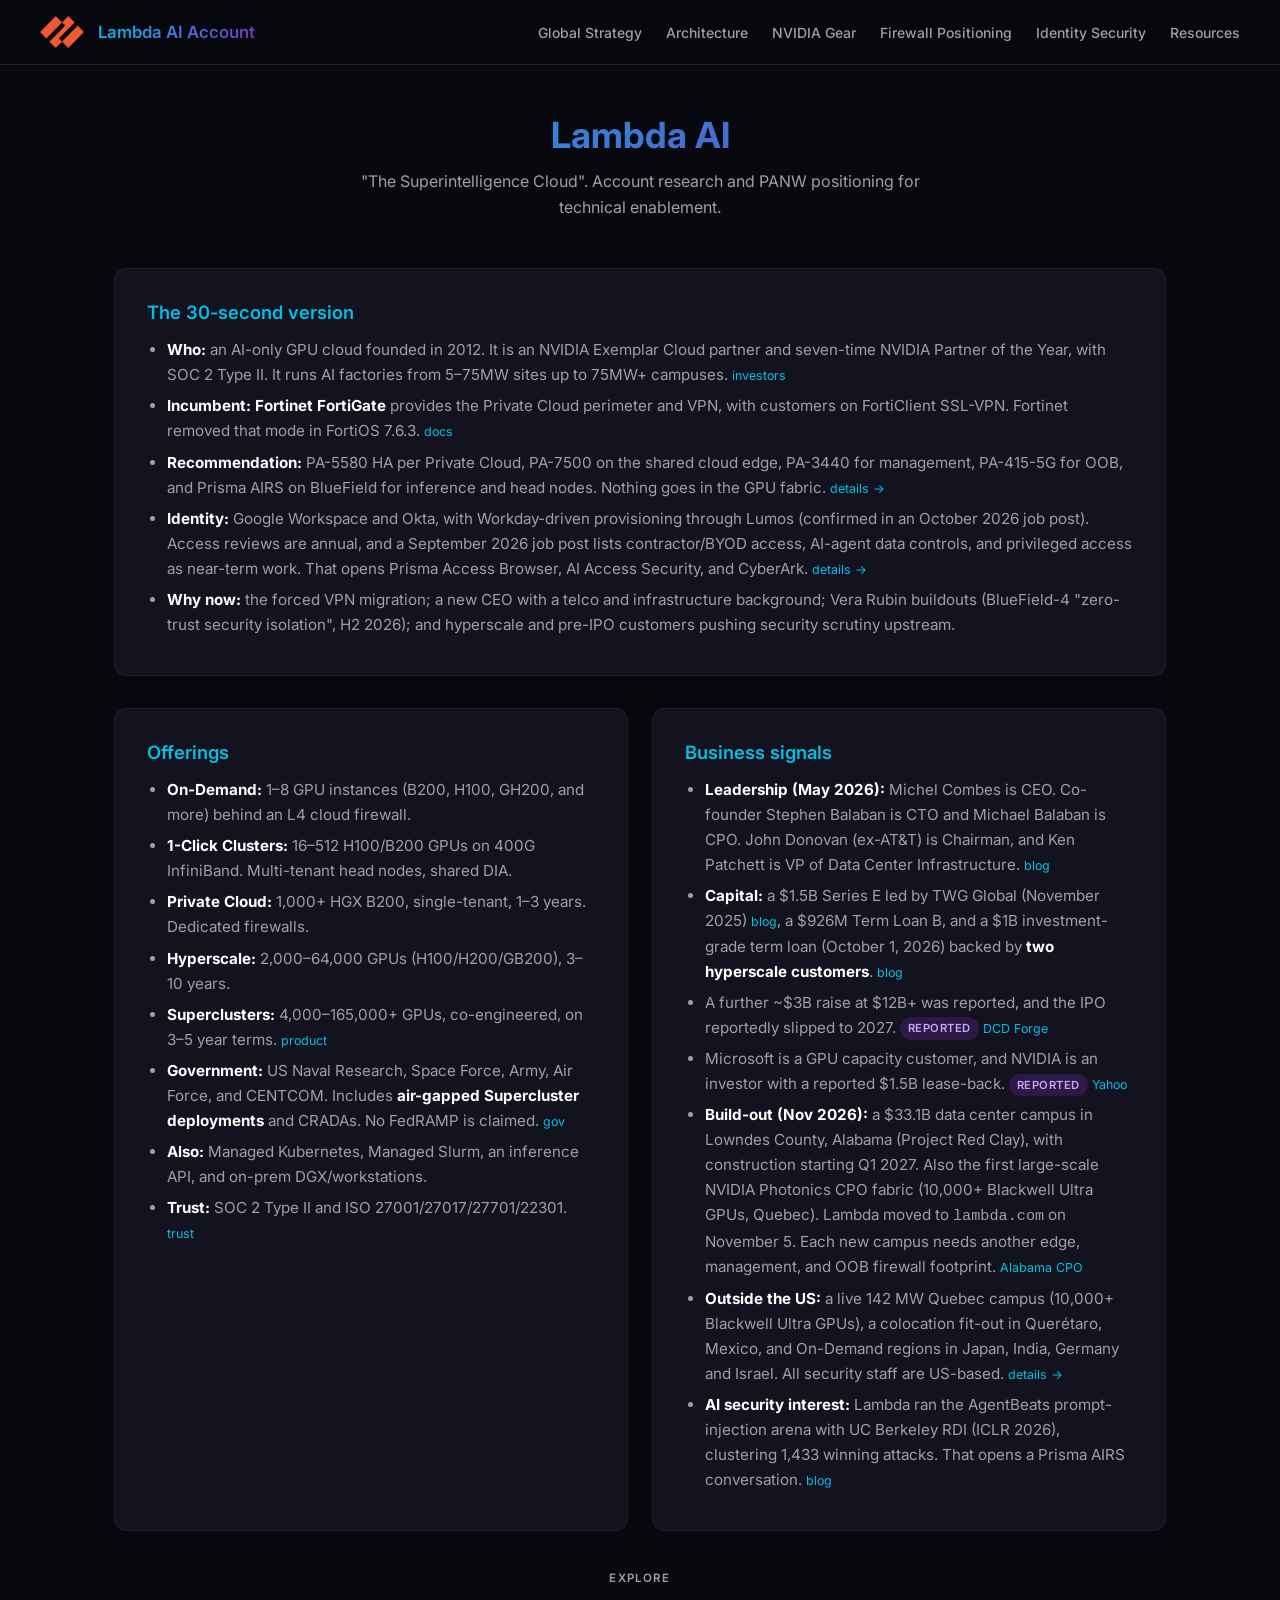
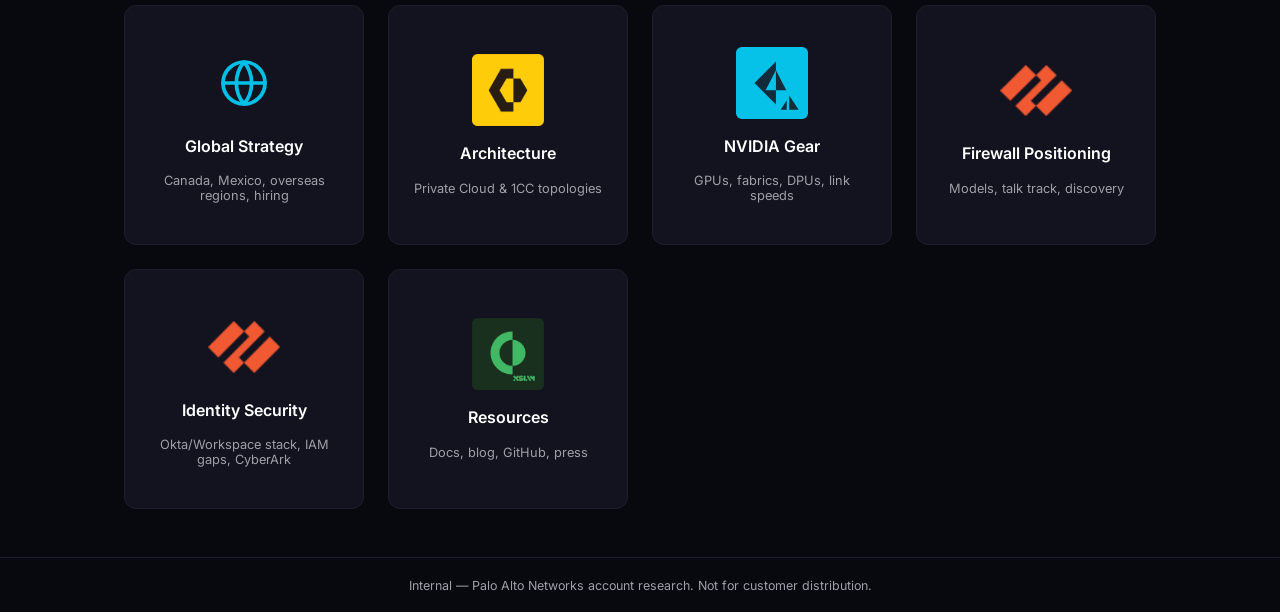
<file: site/index.html>
<!DOCTYPE html>
<html lang="en">
<head>
  <meta charset="UTF-8" />
  <meta name="viewport" content="width=device-width, initial-scale=1.0" />
  <title>Lambda AI Account — Home</title>
  <link rel="icon" type="image/png" href="assets/images/PAN-Color.png" />
  <link rel="stylesheet" href="assets/css/styles.css?v=2" />
</head>
<body>
  <nav>
    <img src="assets/images/PAN-Color.png" alt="Palo Alto Networks" class="logo" />
    <a class="site-title" href="index.html">Lambda AI Account</a>
    <div class="nav-links">
      <a href="global-strategy.html">Global Strategy</a>
      <a href="architecture.html">Architecture</a>
      <a href="nvidia-gear.html">NVIDIA Gear</a>
      <a href="positioning.html">Firewall Positioning</a>
      <a href="identity.html">Identity Security</a>
      <a href="resources.html">Resources</a>
    </div>
  </nav>

  <main>
    <div class="page-header">
      <h1>Lambda AI</h1>
      <p>"The Superintelligence Cloud". Account research and PANW positioning for technical enablement.</p>
    </div>

    <div class="card" style="margin-bottom:32px;">
      <p style="font-weight:600;font-size:1.15rem;margin-bottom:14px;color:var(--cyan);">The 30-second version</p>
      <div class="prose">
        <ul>
          <li><strong>Who:</strong> an AI-only GPU cloud founded in 2012. It is an NVIDIA Exemplar Cloud partner and seven-time NVIDIA Partner of the Year, with SOC 2 Type II. It runs AI factories from 5&ndash;75MW sites up to 75MW+ campuses. <a class="src" href="https://lambda.ai/investors" target="_blank" rel="noopener">investors</a></li>
          <li><strong>Incumbent:</strong> <strong>Fortinet FortiGate</strong> provides the Private Cloud perimeter and VPN, with customers on FortiClient SSL-VPN. Fortinet removed that mode in FortiOS 7.6.3. <a class="src" href="https://docs.lambda.ai/private-cloud/accessing-private-cloud/" target="_blank" rel="noopener">docs</a></li>
          <li><strong>Recommendation:</strong> PA-5580 HA per Private Cloud, PA-7500 on the shared cloud edge, PA-3440 for management, PA-415-5G for OOB, and Prisma AIRS on BlueField for inference and head nodes. Nothing goes in the GPU fabric. <a href="positioning.html" class="src">details &rarr;</a></li>
          <li><strong>Identity:</strong> Google Workspace and Okta, with Workday-driven provisioning through Lumos (confirmed in an October 2026 job post). Access reviews are annual, and a September 2026 job post lists contractor/BYOD access, AI-agent data controls, and privileged access as near-term work. That opens Prisma Access Browser, AI Access Security, and CyberArk. <a href="identity.html" class="src">details &rarr;</a></li>
          <li><strong>Why now:</strong> the forced VPN migration; a new CEO with a telco and infrastructure background; Vera Rubin buildouts (BlueField-4 "zero-trust security isolation", H2 2026); and hyperscale and pre-IPO customers pushing security scrutiny upstream.</li>
        </ul>
      </div>
    </div>

    <div class="two-col" style="margin-bottom:40px;">
      <div class="card">
        <h2>Offerings</h2>
        <div class="prose">
          <ul>
            <li><strong>On-Demand:</strong> 1&ndash;8 GPU instances (B200, H100, GH200, and more) behind an L4 cloud firewall.</li>
            <li><strong>1-Click Clusters:</strong> 16&ndash;512 H100/B200 GPUs on 400G InfiniBand. Multi-tenant head nodes, shared DIA.</li>
            <li><strong>Private Cloud:</strong> 1,000+ HGX B200, single-tenant, 1&ndash;3 years. Dedicated firewalls.</li>
            <li><strong>Hyperscale:</strong> 2,000&ndash;64,000 GPUs (H100/H200/GB200), 3&ndash;10 years.</li>
            <li><strong>Superclusters:</strong> 4,000&ndash;165,000+ GPUs, co-engineered, on 3&ndash;5 year terms. <a class="src" href="https://lambda.ai/superclusters" target="_blank" rel="noopener">product</a></li>
            <li><strong>Government:</strong> US Naval Research, Space Force, Army, Air Force, and CENTCOM. Includes <strong>air-gapped Supercluster deployments</strong> and CRADAs. No FedRAMP is claimed. <a class="src" href="https://lambda.ai/government" target="_blank" rel="noopener">gov</a></li>
            <li><strong>Also:</strong> Managed Kubernetes, Managed Slurm, an inference API, and on-prem DGX/workstations.</li>
            <li><strong>Trust:</strong> SOC 2 Type II and ISO 27001/27017/27701/22301. <a class="src" href="https://lambda.ai/trust" target="_blank" rel="noopener">trust</a></li>
          </ul>
        </div>
      </div>
      <div class="card">
        <h2>Business signals</h2>
        <div class="prose">
          <ul>
            <li><strong>Leadership (May 2026):</strong> Michel Combes is CEO. Co-founder Stephen Balaban is CTO and Michael Balaban is CPO. John Donovan (ex-AT&amp;T) is Chairman, and Ken Patchett is VP of Data Center Infrastructure. <a class="src" href="https://lambda.ai/blog/lambda-assembles-leadership-team-to-power-gigawatt-scale-ai-infrastructure" target="_blank" rel="noopener">blog</a></li>
            <li><strong>Capital:</strong> a $1.5B Series E led by TWG Global (November 2025) <a class="src" href="https://lambda.ai/blog/lambda-raises-over-1.5b-from-twg-global-usit-to-build-superintelligence-cloud-infrastructure" target="_blank" rel="noopener">blog</a>, a $926M Term Loan B, and a $1B investment-grade term loan (October 1, 2026) backed by <strong>two hyperscale customers</strong>. <a class="src" href="https://lambda.ai/blog/lambda-closes-1-billion-senior-secured-fixed-rate-financing" target="_blank" rel="noopener">blog</a></li>
            <li>A further ~$3B raise at $12B+ was reported, and the IPO reportedly slipped to 2027. <span class="tag tag-reported">Reported</span> <a class="src" href="https://www.datacenterdynamics.com/en/news/ai-cloud-lambda-seeks-3bn-funding-round-ahead-of-ipo-plans-report/" target="_blank" rel="noopener">DCD</a> <a class="src" href="https://forgeglobal.com/insights/lambda-upcoming-ipo-news/" target="_blank" rel="noopener">Forge</a></li>
            <li>Microsoft is a GPU capacity customer, and NVIDIA is an investor with a reported $1.5B lease-back. <span class="tag tag-reported">Reported</span> <a class="src" href="https://finance.yahoo.com/news/microsoft-nvidia-anchor-lambdas-ai-181306538.html" target="_blank" rel="noopener">Yahoo</a></li>
            <li><strong>Build-out (Nov 2026):</strong> a $33.1B data center campus in Lowndes County, Alabama (Project Red Clay), with construction starting Q1 2027. Also the first large-scale NVIDIA Photonics CPO fabric (10,000+ Blackwell Ultra GPUs, Quebec). Lambda moved to <code>lambda.com</code> on November 5. Each new campus needs another edge, management, and OOB firewall footprint. <a class="src" href="https://lambda.com/blog/lambda-to-invest-33-billion-in-alabama-with-new-data-center" target="_blank" rel="noopener">Alabama</a> <a class="src" href="https://lambda.com/blog/worlds-first-large-scale-deployment-of-nvidia-photonics-switches-with-cpo" target="_blank" rel="noopener">CPO</a></li>
            <li><strong>Outside the US:</strong> a live 142 MW Quebec campus (10,000+ Blackwell Ultra GPUs), a colocation fit-out in Querétaro, Mexico, and On-Demand regions in Japan, India, Germany and Israel. All security staff are US-based. <a href="global-strategy.html" class="src">details &rarr;</a></li>
            <li><strong>AI security interest:</strong> Lambda ran the AgentBeats prompt-injection arena with UC Berkeley RDI (ICLR 2026), clustering 1,433 winning attacks. That opens a Prisma AIRS conversation. <a class="src" href="https://lambda.ai/blog/prompt-injection-doesnt-care-what-your-agent-does-for-a-living" target="_blank" rel="noopener">blog</a></li>
          </ul>
        </div>
      </div>
    </div>

    <p class="section-label">Explore</p>
    <div class="menu-grid">
      <a href="global-strategy.html" class="menu-card">
        <div class="card-icon" style="background:none;width:72px;height:72px;">
          <svg viewBox="0 0 24 24" width="56" height="56" fill="none" stroke="var(--cyan)" stroke-width="1.6" stroke-linecap="round" stroke-linejoin="round" aria-hidden="true"><circle cx="12" cy="12" r="9"/><path d="M3 12h18"/><path d="M12 3a14 14 0 0 1 0 18a14 14 0 0 1 0-18z"/></svg>
        </div>
        <span class="card-label">Global Strategy</span>
        <span class="card-sub">Canada, Mexico, overseas regions, hiring</span>
      </a>

      <a href="architecture.html" class="menu-card">
        <div class="card-icon" style="background:none;width:72px;height:72px;">
          <img src="assets/images/Strata-Hybrid-dark.png" alt="Strata" style="width:100%;height:100%;object-fit:contain;" />
        </div>
        <span class="card-label">Architecture</span>
        <span class="card-sub">Private Cloud &amp; 1CC topologies</span>
      </a>

      <a href="nvidia-gear.html" class="menu-card">
        <div class="card-icon" style="background:none;width:72px;height:72px;">
          <img src="assets/images/Prisma-AIRS-Hybrid-dark.svg" alt="Prisma AIRS" style="width:100%;height:100%;object-fit:contain;" />
        </div>
        <span class="card-label">NVIDIA Gear</span>
        <span class="card-sub">GPUs, fabrics, DPUs, link speeds</span>
      </a>

      <a href="positioning.html" class="menu-card">
        <div class="card-icon" style="background:none;width:72px;height:72px;">
          <img src="assets/images/PAN-Color.png" alt="Palo Alto Networks" style="width:100%;height:100%;object-fit:contain;" />
        </div>
        <span class="card-label">Firewall Positioning</span>
        <span class="card-sub">Models, talk track, discovery</span>
      </a>

      <a href="identity.html" class="menu-card">
        <div class="card-icon" style="background:none;width:72px;height:72px;">
          <img src="assets/images/PAN-Color.png" alt="Palo Alto Networks" style="width:100%;height:100%;object-fit:contain;" />
        </div>
        <span class="card-label">Identity Security</span>
        <span class="card-sub">Okta/Workspace stack, IAM gaps, CyberArk</span>
      </a>

      <a href="resources.html" class="menu-card">
        <div class="card-icon" style="background:none;width:72px;height:72px;">
          <img src="assets/images/Cortex-XSIAM-Hybrid.png" alt="Cortex XSIAM" style="width:100%;height:100%;object-fit:contain;" />
        </div>
        <span class="card-label">Resources</span>
        <span class="card-sub">Docs, blog, GitHub, press</span>
      </a>
    </div>
  </main>

  <footer>
    Internal — Palo Alto Networks account research. Not for customer distribution.
  </footer>
</body>
</html>
</file>
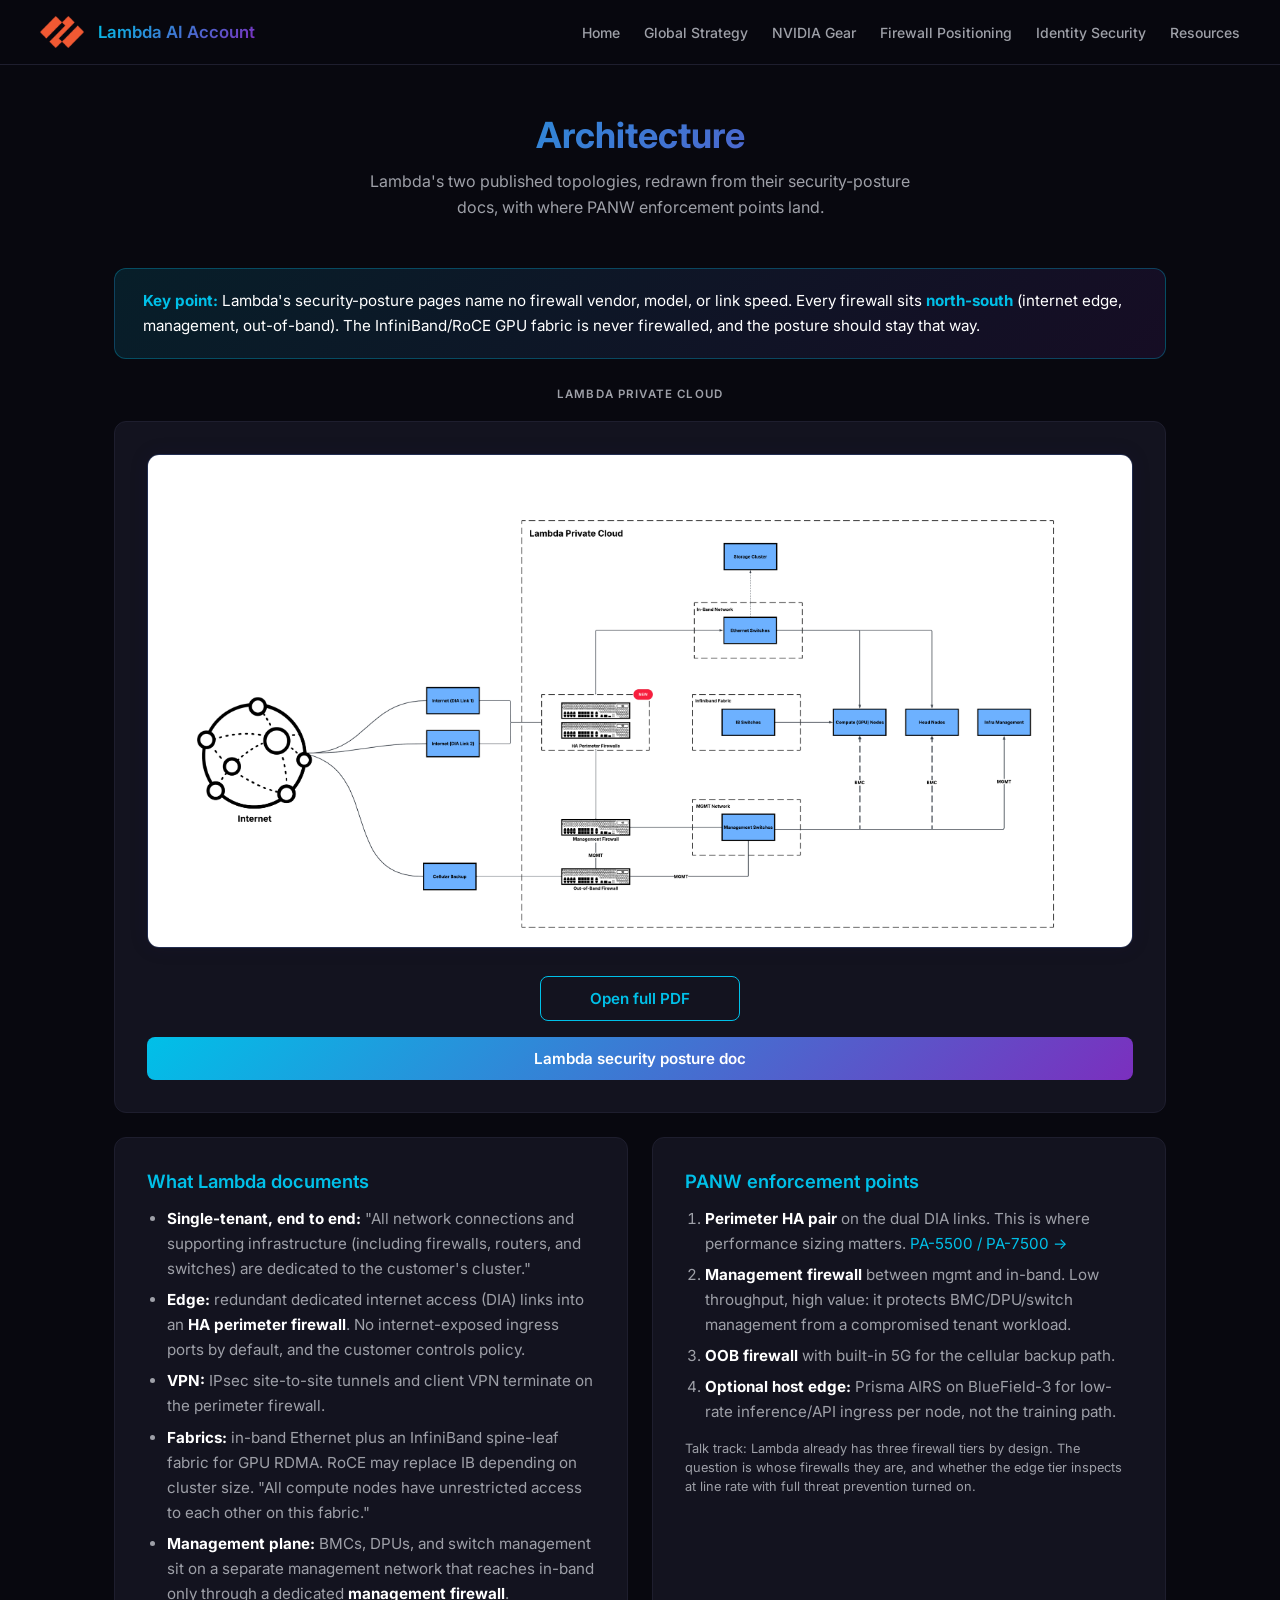
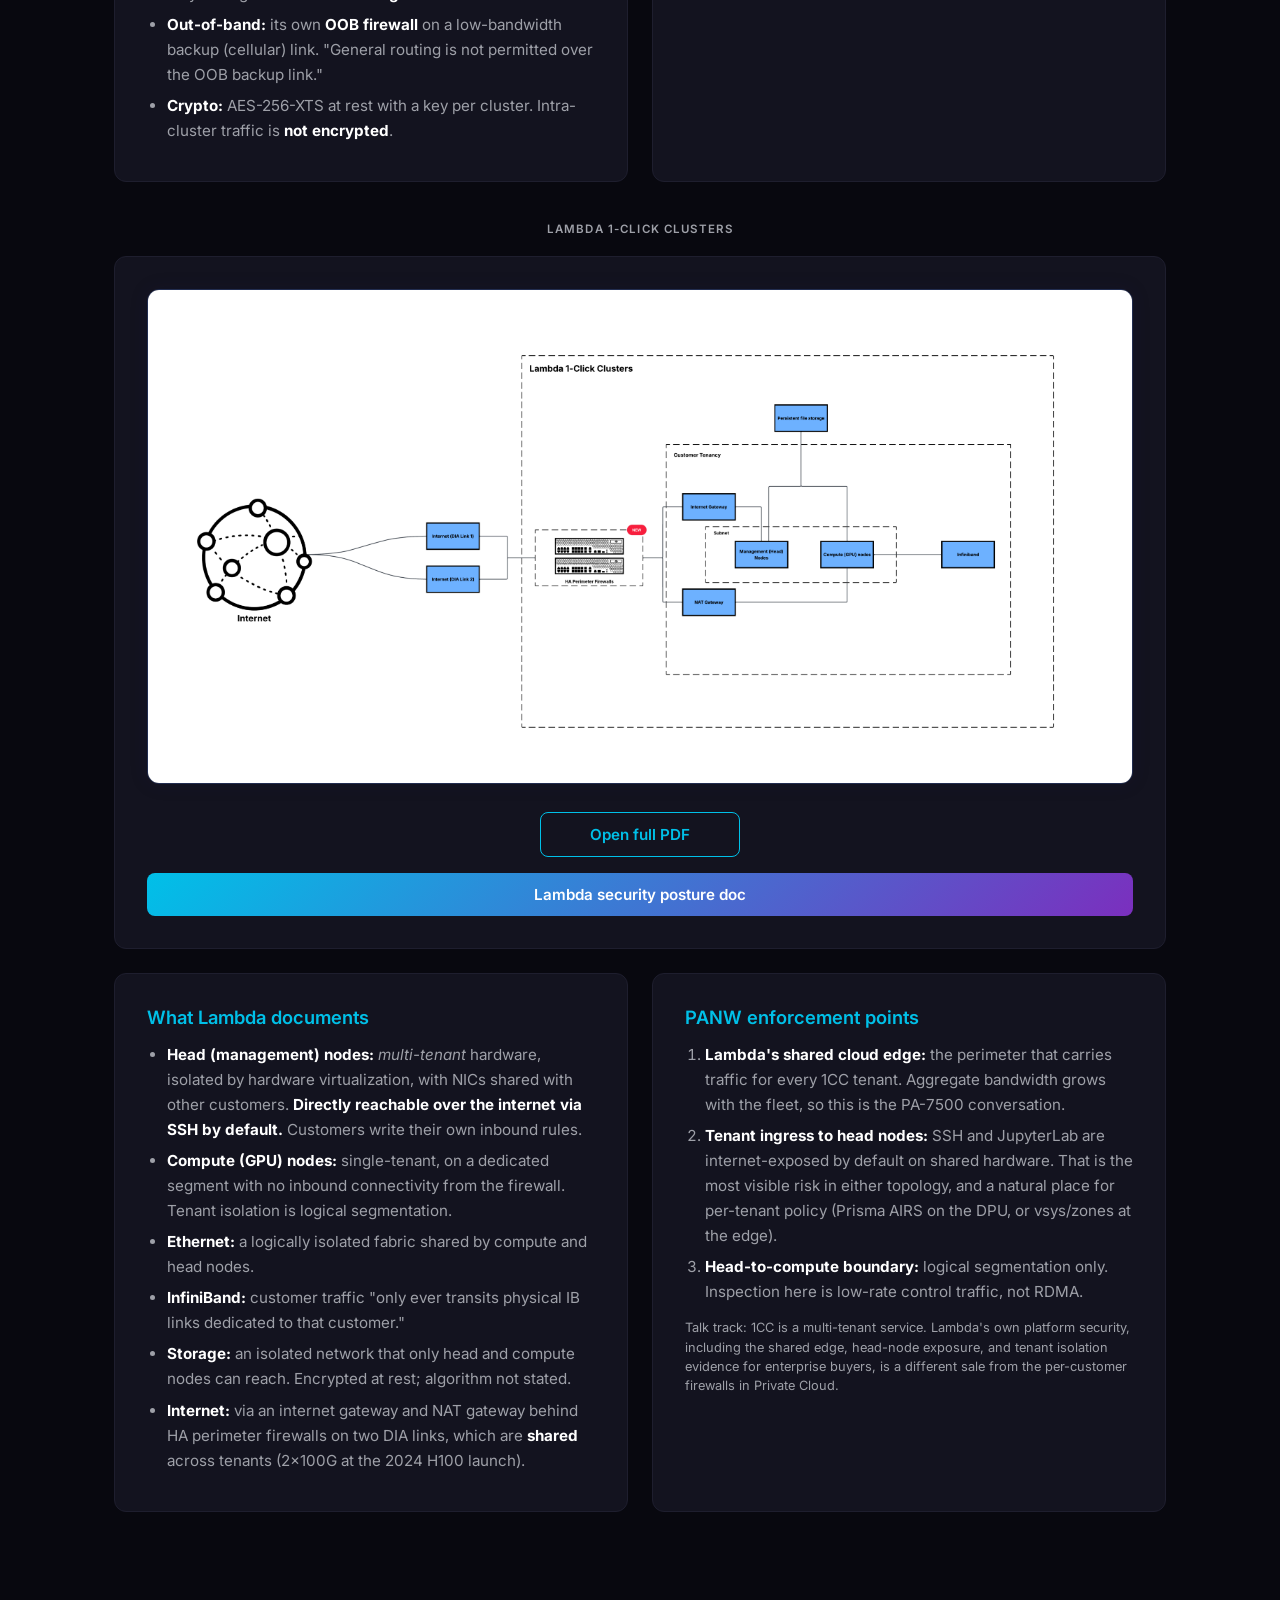
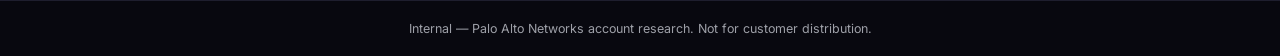
<file: site/architecture.html>
<!DOCTYPE html>
<html lang="en">
<head>
  <meta charset="UTF-8" />
  <meta name="viewport" content="width=device-width, initial-scale=1.0" />
  <title>Lambda AI Account — Architecture</title>
  <link rel="icon" type="image/png" href="assets/images/PAN-Color.png" />
  <link rel="stylesheet" href="assets/css/styles.css?v=2" />
</head>
<body>
  <nav>
    <img src="assets/images/PAN-Color.png" alt="Palo Alto Networks" class="logo" />
    <a class="site-title" href="index.html">Lambda AI Account</a>
    <div class="nav-links">
      <a href="index.html">Home</a>
      <a href="global-strategy.html">Global Strategy</a>
      <a href="nvidia-gear.html">NVIDIA Gear</a>
      <a href="positioning.html">Firewall Positioning</a>
      <a href="identity.html">Identity Security</a>
      <a href="resources.html">Resources</a>
    </div>
  </nav>

  <main>
    <div class="page-header">
      <h1>Architecture</h1>
      <p>Lambda's two published topologies, redrawn from their security-posture docs, with where PANW enforcement points land.</p>
    </div>

    <div class="banner">
      <strong>Key point:</strong> Lambda's security-posture pages name no firewall vendor, model, or link speed. Every firewall sits <strong>north-south</strong> (internet edge, management, out-of-band). The InfiniBand/RoCE GPU fabric is never firewalled, and the posture should stay that way.
    </div>

    <p class="section-label">Lambda Private Cloud</p>
    <div class="stack">
      <div class="card" style="text-align:center;">
        <a href="assets/diagrams/private-cloud.pdf" target="_blank" class="graphic-link diagram-wide">
          <img src="assets/diagrams/private-cloud-1.png" alt="Lambda Private Cloud topology diagram" style="aspect-ratio:5625/2813;" />
        </a>
        <div class="cta-row" style="margin-top:0;">
          <a href="assets/diagrams/private-cloud.pdf" target="_blank" class="btn btn-outline">Open full PDF</a>
          <a href="https://docs.lambda.ai/private-cloud/security-posture/" target="_blank" rel="noopener" class="btn btn-primary">Lambda security posture doc</a>
        </div>
      </div>

      <div class="two-col">
        <div class="card">
          <h2>What Lambda documents</h2>
          <div class="prose">
            <ul>
              <li><strong>Single-tenant, end to end:</strong> "All network connections and supporting infrastructure (including firewalls, routers, and switches) are dedicated to the customer's cluster."</li>
              <li><strong>Edge:</strong> redundant dedicated internet access (DIA) links into an <strong>HA perimeter firewall</strong>. No internet-exposed ingress ports by default, and the customer controls policy.</li>
              <li><strong>VPN:</strong> IPsec site-to-site tunnels and client VPN terminate on the perimeter firewall.</li>
              <li><strong>Fabrics:</strong> in-band Ethernet plus an InfiniBand spine-leaf fabric for GPU RDMA. RoCE may replace IB depending on cluster size. "All compute nodes have unrestricted access to each other on this fabric."</li>
              <li><strong>Management plane:</strong> BMCs, DPUs, and switch management sit on a separate management network that reaches in-band only through a dedicated <strong>management firewall</strong>.</li>
              <li><strong>Out-of-band:</strong> its own <strong>OOB firewall</strong> on a low-bandwidth backup (cellular) link. "General routing is not permitted over the OOB backup link."</li>
              <li><strong>Crypto:</strong> AES-256-XTS at rest with a key per cluster. Intra-cluster traffic is <strong>not encrypted</strong>.</li>
            </ul>
          </div>
        </div>
        <div class="card">
          <h2>PANW enforcement points</h2>
          <div class="prose">
            <ol>
              <li><strong>Perimeter HA pair</strong> on the dual DIA links. This is where performance sizing matters. <a href="positioning.html">PA-5500 / PA-7500 &rarr;</a></li>
              <li><strong>Management firewall</strong> between mgmt and in-band. Low throughput, high value: it protects BMC/DPU/switch management from a compromised tenant workload.</li>
              <li><strong>OOB firewall</strong> with built-in 5G for the cellular backup path.</li>
              <li><strong>Optional host edge:</strong> Prisma AIRS on BlueField-3 for low-rate inference/API ingress per node, not the training path.</li>
            </ol>
            <p class="note">Talk track: Lambda already has three firewall tiers by design. The question is whose firewalls they are, and whether the edge tier inspects at line rate with full threat prevention turned on.</p>
          </div>
        </div>
      </div>
    </div>

    <p class="section-label">Lambda 1-Click Clusters</p>
    <div class="stack">
      <div class="card" style="text-align:center;">
        <a href="assets/diagrams/1cc.pdf" target="_blank" class="graphic-link diagram-wide">
          <img src="assets/diagrams/1cc-1.png" alt="Lambda 1-Click Clusters topology diagram" style="aspect-ratio:5625/2813;" />
        </a>
        <div class="cta-row" style="margin-top:0;">
          <a href="assets/diagrams/1cc.pdf" target="_blank" class="btn btn-outline">Open full PDF</a>
          <a href="https://docs.lambda.ai/public-cloud/1-click-clusters/security-posture/" target="_blank" rel="noopener" class="btn btn-primary">Lambda security posture doc</a>
        </div>
      </div>

      <div class="two-col">
        <div class="card">
          <h2>What Lambda documents</h2>
          <div class="prose">
            <ul>
              <li><strong>Head (management) nodes:</strong> <em>multi-tenant</em> hardware, isolated by hardware virtualization, with NICs shared with other customers. <strong>Directly reachable over the internet via SSH by default.</strong> Customers write their own inbound rules.</li>
              <li><strong>Compute (GPU) nodes:</strong> single-tenant, on a dedicated segment with no inbound connectivity from the firewall. Tenant isolation is logical segmentation.</li>
              <li><strong>Ethernet:</strong> a logically isolated fabric shared by compute and head nodes.</li>
              <li><strong>InfiniBand:</strong> customer traffic "only ever transits physical IB links dedicated to that customer."</li>
              <li><strong>Storage:</strong> an isolated network that only head and compute nodes can reach. Encrypted at rest; algorithm not stated.</li>
              <li><strong>Internet:</strong> via an internet gateway and NAT gateway behind HA perimeter firewalls on two DIA links, which are <strong>shared</strong> across tenants (2&times;100G at the 2024 H100 launch).</li>
            </ul>
          </div>
        </div>
        <div class="card">
          <h2>PANW enforcement points</h2>
          <div class="prose">
            <ol>
              <li><strong>Lambda's shared cloud edge:</strong> the perimeter that carries traffic for every 1CC tenant. Aggregate bandwidth grows with the fleet, so this is the PA-7500 conversation.</li>
              <li><strong>Tenant ingress to head nodes:</strong> SSH and JupyterLab are internet-exposed by default on shared hardware. That is the most visible risk in either topology, and a natural place for per-tenant policy (Prisma AIRS on the DPU, or vsys/zones at the edge).</li>
              <li><strong>Head-to-compute boundary:</strong> logical segmentation only. Inspection here is low-rate control traffic, not RDMA.</li>
            </ol>
            <p class="note">Talk track: 1CC is a multi-tenant service. Lambda's own platform security, including the shared edge, head-node exposure, and tenant isolation evidence for enterprise buyers, is a different sale from the per-customer firewalls in Private Cloud.</p>
          </div>
        </div>
      </div>
    </div>
  </main>

  <footer>
    Internal — Palo Alto Networks account research. Not for customer distribution.
  </footer>
</body>
</html>
</file>
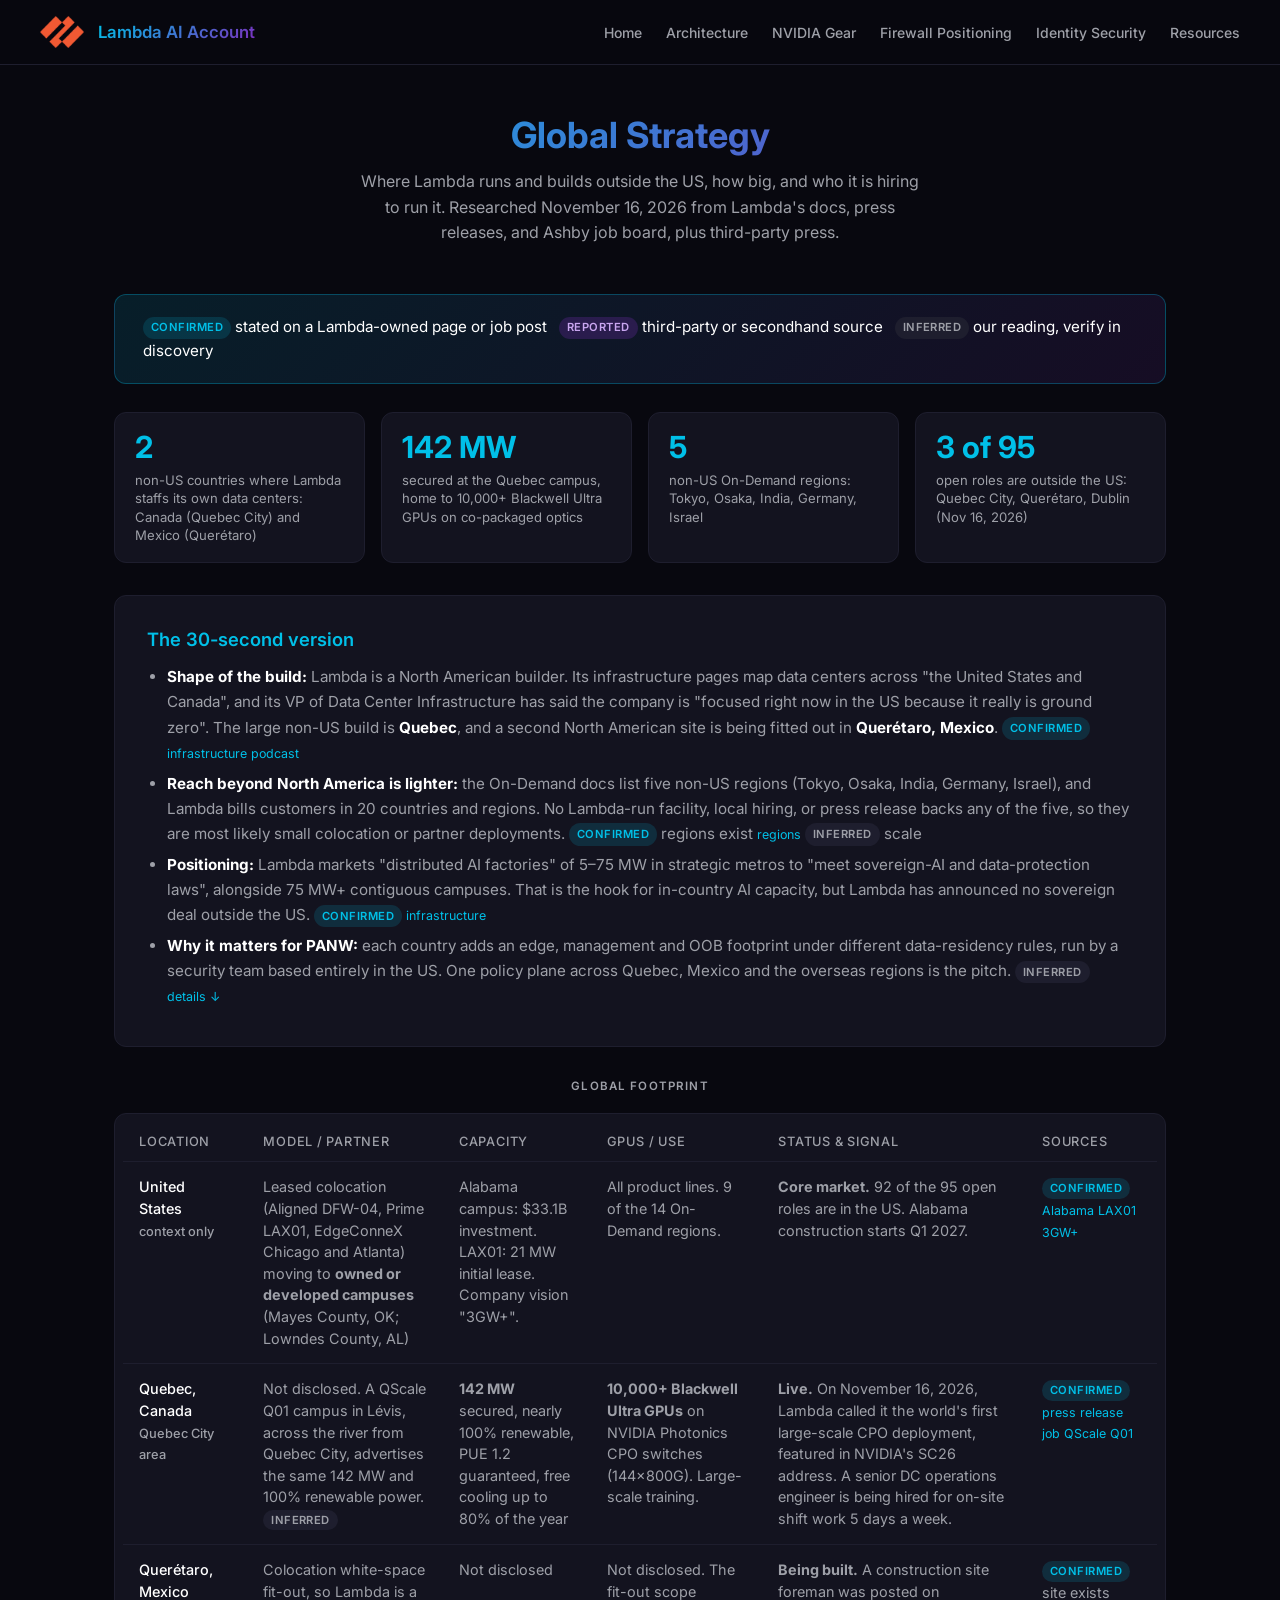
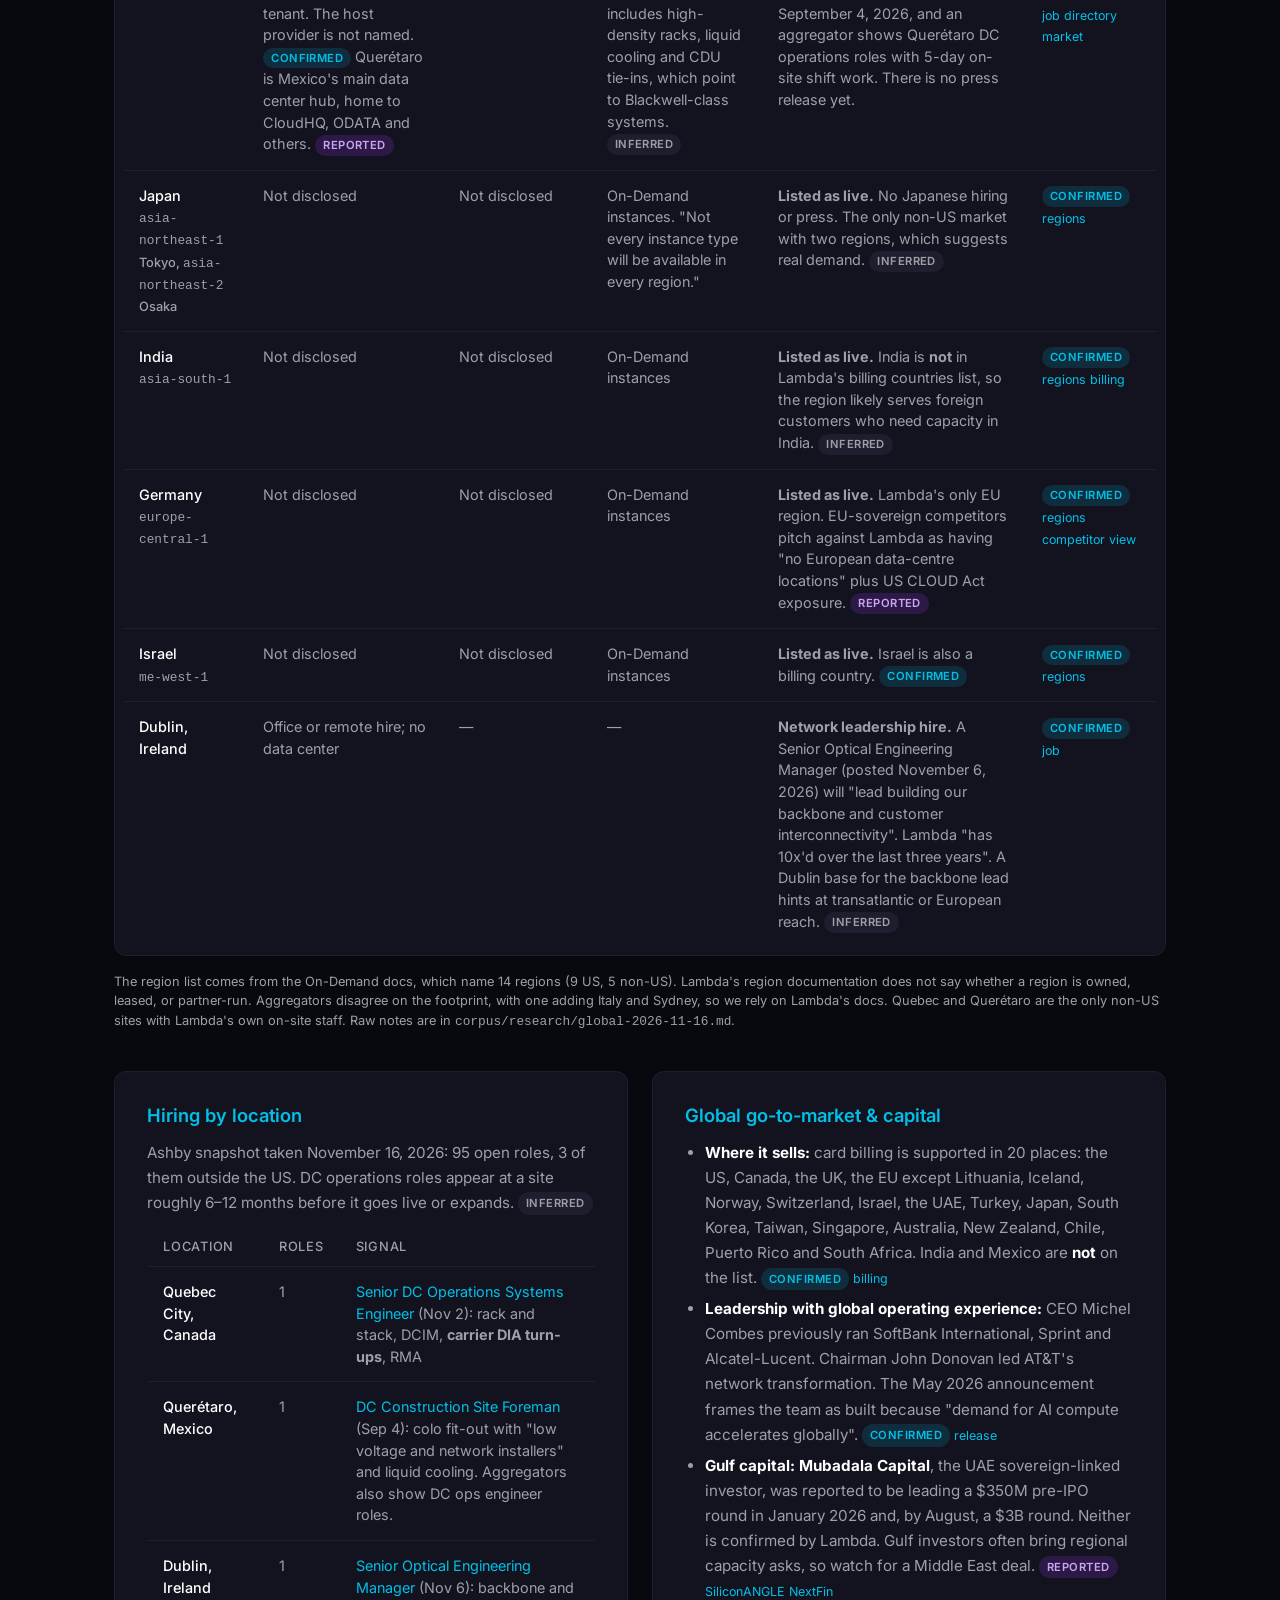
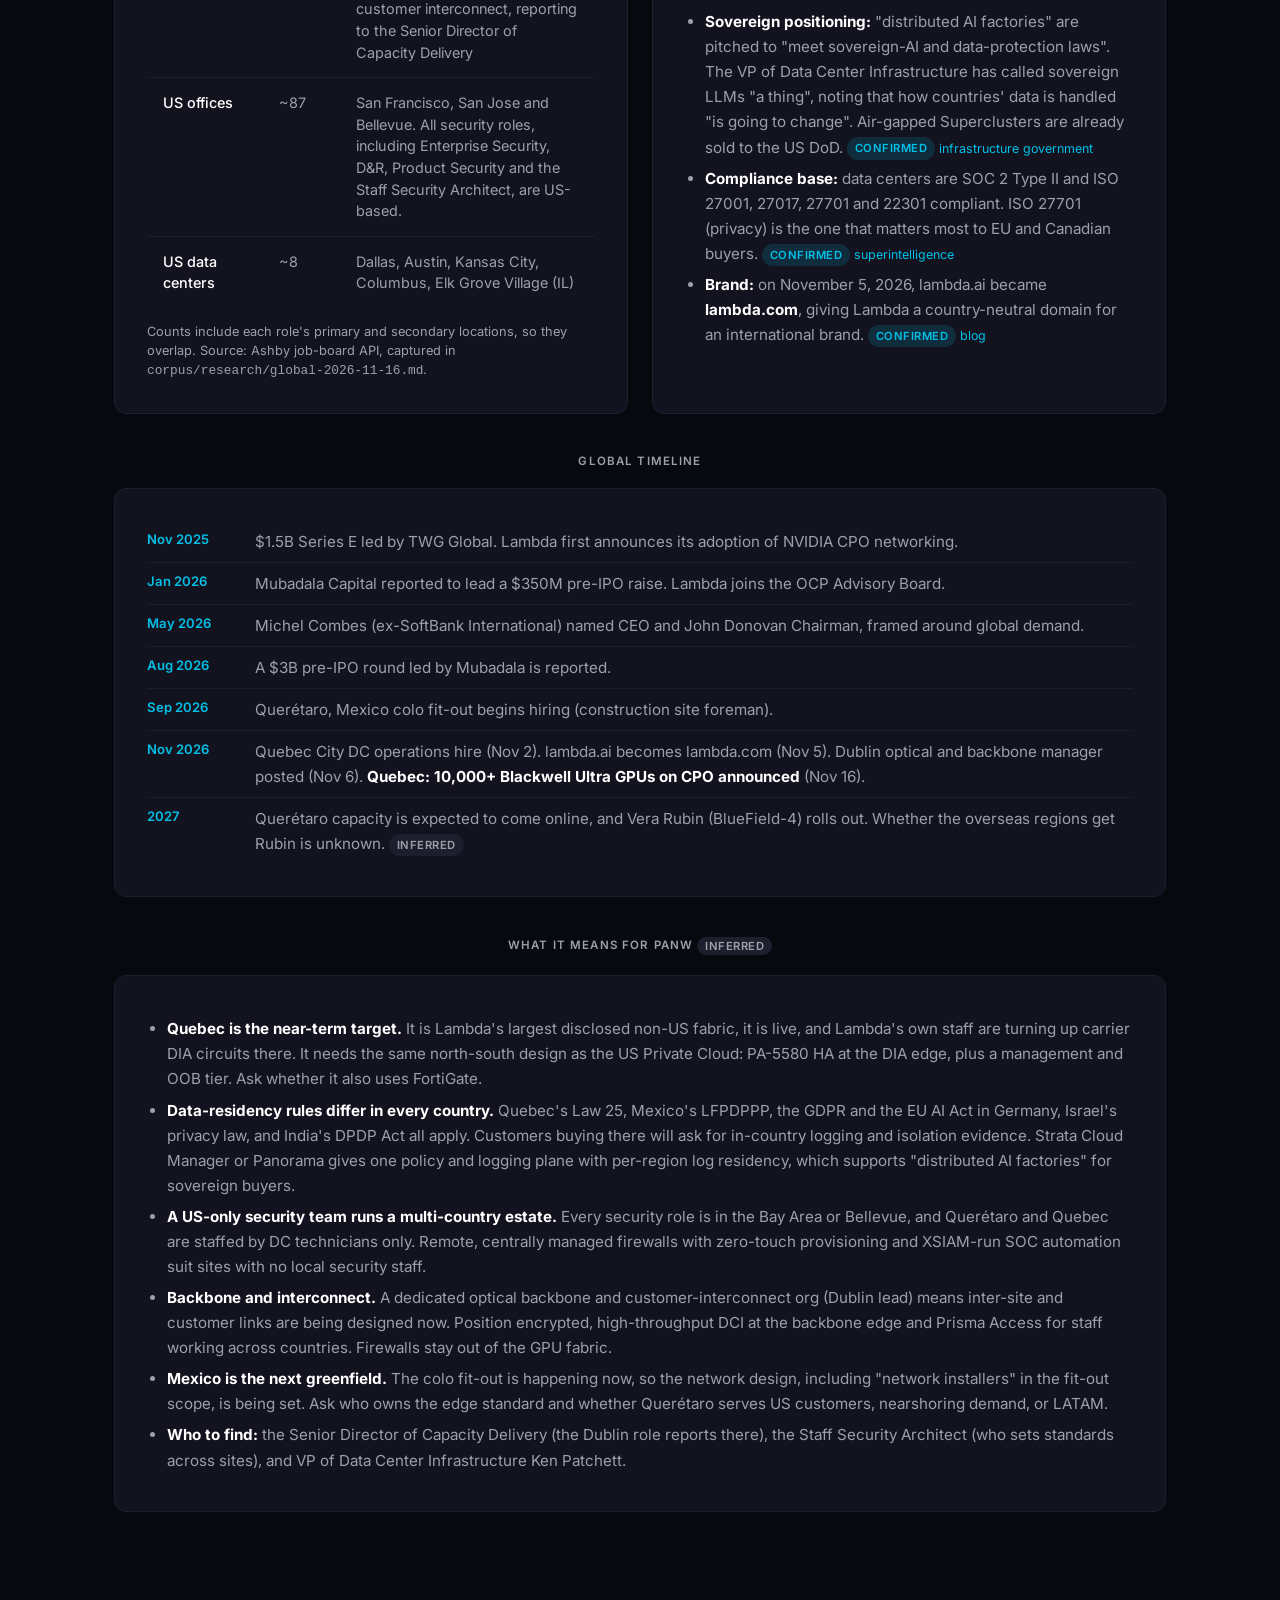
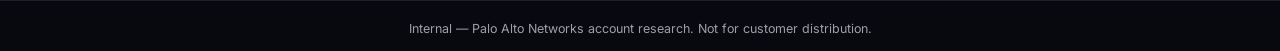
<file: site/global-strategy.html>
<!DOCTYPE html>
<html lang="en">
<head>
  <meta charset="UTF-8" />
  <meta name="viewport" content="width=device-width, initial-scale=1.0" />
  <title>Lambda AI Account — Global Strategy</title>
  <link rel="icon" type="image/png" href="assets/images/PAN-Color.png" />
  <link rel="stylesheet" href="assets/css/styles.css?v=2" />
</head>
<body>
  <nav>
    <img src="assets/images/PAN-Color.png" alt="Palo Alto Networks" class="logo" />
    <a class="site-title" href="index.html">Lambda AI Account</a>
    <div class="nav-links">
      <a href="index.html">Home</a>
      <a href="architecture.html">Architecture</a>
      <a href="nvidia-gear.html">NVIDIA Gear</a>
      <a href="positioning.html">Firewall Positioning</a>
      <a href="identity.html">Identity Security</a>
      <a href="resources.html">Resources</a>
    </div>
  </nav>

  <main>
    <div class="page-header">
      <h1>Global Strategy</h1>
      <p>Where Lambda runs and builds outside the US, how big, and who it is hiring to run it. Researched November 16, 2026 from Lambda's docs, press releases, and Ashby job board, plus third-party press.</p>
    </div>

    <div class="banner">
      <span class="tag tag-confirmed">Confirmed</span> stated on a Lambda-owned page or job post &nbsp;
      <span class="tag tag-reported">Reported</span> third-party or secondhand source &nbsp;
      <span class="tag tag-inferred">Inferred</span> our reading, verify in discovery
    </div>

    <div class="stat-row">
      <div class="stat"><div class="num">2</div><div class="lbl">non-US countries where Lambda staffs its own data centers: Canada (Quebec City) and Mexico (Querétaro)</div></div>
      <div class="stat"><div class="num">142 MW</div><div class="lbl">secured at the Quebec campus, home to 10,000+ Blackwell Ultra GPUs on co-packaged optics</div></div>
      <div class="stat"><div class="num">5</div><div class="lbl">non-US On-Demand regions: Tokyo, Osaka, India, Germany, Israel</div></div>
      <div class="stat"><div class="num">3 of 95</div><div class="lbl">open roles are outside the US: Quebec City, Querétaro, Dublin (Nov 16, 2026)</div></div>
    </div>

    <div class="card" style="margin-bottom:32px;">
      <p style="font-weight:600;font-size:1.15rem;margin-bottom:14px;color:var(--cyan);">The 30-second version</p>
      <div class="prose">
        <ul>
          <li><strong>Shape of the build:</strong> Lambda is a North American builder. Its infrastructure pages map data centers across "the United States and Canada", and its VP of Data Center Infrastructure has said the company is "focused right now in the US because it really is ground zero". The large non-US build is <strong>Quebec</strong>, and a second North American site is being fitted out in <strong>Querétaro, Mexico</strong>. <span class="tag tag-confirmed">Confirmed</span> <a class="src" href="https://lambda.ai/ai-infrastructure" target="_blank" rel="noopener">infrastructure</a> <a class="src" href="https://lambda.ai/blog/building-the-aggregated-edge-for-sovereign-ai" target="_blank" rel="noopener">podcast</a></li>
          <li><strong>Reach beyond North America is lighter:</strong> the On-Demand docs list five non-US regions (Tokyo, Osaka, India, Germany, Israel), and Lambda bills customers in 20 countries and regions. No Lambda-run facility, local hiring, or press release backs any of the five, so they are most likely small colocation or partner deployments. <span class="tag tag-confirmed">Confirmed</span> regions exist <a class="src" href="https://docs.lambda.ai/public-cloud/on-demand/" target="_blank" rel="noopener">regions</a> <span class="tag tag-inferred">Inferred</span> scale</li>
          <li><strong>Positioning:</strong> Lambda markets "distributed AI factories" of 5&ndash;75 MW in strategic metros to "meet sovereign-AI and data-protection laws", alongside 75 MW+ contiguous campuses. That is the hook for in-country AI capacity, but Lambda has announced no sovereign deal outside the US. <span class="tag tag-confirmed">Confirmed</span> <a class="src" href="https://lambda.ai/ai-infrastructure" target="_blank" rel="noopener">infrastructure</a></li>
          <li><strong>Why it matters for PANW:</strong> each country adds an edge, management and OOB footprint under different data-residency rules, run by a security team based entirely in the US. One policy plane across Quebec, Mexico and the overseas regions is the pitch. <span class="tag tag-inferred">Inferred</span> <a href="#panw" class="src">details &darr;</a></li>
        </ul>
      </div>
    </div>

    <p class="section-label">Global footprint</p>
    <div class="card table-wrap" style="padding:8px 8px;margin-bottom:16px;">
      <table class="scoreboard-table">
        <thead>
          <tr><th>Location</th><th>Model / partner</th><th>Capacity</th><th>GPUs / use</th><th>Status &amp; signal</th><th>Sources</th></tr>
        </thead>
        <tbody>
          <tr>
            <td>United States<br /><span class="note">context only</span></td>
            <td>Leased colocation (Aligned DFW-04, Prime LAX01, EdgeConneX Chicago and Atlanta) moving to <strong>owned or developed campuses</strong> (Mayes County, OK; Lowndes County, AL)</td>
            <td>Alabama campus: $33.1B investment. LAX01: 21 MW initial lease. Company vision "3GW+".</td>
            <td>All product lines. 9 of the 14 On-Demand regions.</td>
            <td><strong>Core market.</strong> 92 of the 95 open roles are in the US. Alabama construction starts Q1 2027.</td>
            <td><span class="tag tag-confirmed">Confirmed</span><br /><a class="src" href="https://lambda.com/blog/lambda-to-invest-33-billion-in-alabama-with-new-data-center" target="_blank" rel="noopener">Alabama</a> <a class="src" href="https://lambda.ai/blog/prime-data-centers-and-lambda-partner-to-power-the-next-era-of-superintelligence-with-ai-optimized-infrastructure-in-southern-california" target="_blank" rel="noopener">LAX01</a> <a class="src" href="https://lambda.ai/superintelligence" target="_blank" rel="noopener">3GW+</a></td>
          </tr>
          <tr>
            <td>Quebec, Canada<br /><span class="note">Quebec City area</span></td>
            <td>Not disclosed. A QScale Q01 campus in Lévis, across the river from Quebec City, advertises the same 142 MW and 100% renewable power. <span class="tag tag-inferred">Inferred</span></td>
            <td><strong>142 MW</strong> secured, nearly 100% renewable, PUE 1.2 guaranteed, free cooling up to 80% of the year</td>
            <td><strong>10,000+ Blackwell Ultra GPUs</strong> on NVIDIA Photonics CPO switches (144&times;800G). Large-scale training.</td>
            <td><strong>Live.</strong> On November 16, 2026, Lambda called it the world's first large-scale CPO deployment, featured in NVIDIA's SC26 address. A senior DC operations engineer is being hired for on-site shift work 5 days a week.</td>
            <td><span class="tag tag-confirmed">Confirmed</span><br /><a class="src" href="https://lambda.com/blog/worlds-first-large-scale-deployment-of-nvidia-photonics-switches-with-cpo" target="_blank" rel="noopener">press release</a> <a class="src" href="https://jobs.ashbyhq.com/Lambda/7c1d9573-d7ac-4b4e-abad-df4b5c61fa65" target="_blank" rel="noopener">job</a> <a class="src" href="https://www.qscale.com/q01-campus" target="_blank" rel="noopener">QScale Q01</a></td>
          </tr>
          <tr>
            <td>Querétaro, Mexico</td>
            <td>Colocation white-space fit-out, so Lambda is a tenant. The host provider is not named. <span class="tag tag-confirmed">Confirmed</span> Querétaro is Mexico's main data center hub, home to CloudHQ, ODATA and others. <span class="tag tag-reported">Reported</span></td>
            <td>Not disclosed</td>
            <td>Not disclosed. The fit-out scope includes high-density racks, liquid cooling and CDU tie-ins, which point to Blackwell-class systems. <span class="tag tag-inferred">Inferred</span></td>
            <td><strong>Being built.</strong> A construction site foreman was posted on September 4, 2026, and an aggregator shows Querétaro DC operations roles with 5-day on-site shift work. There is no press release yet.</td>
            <td><span class="tag tag-confirmed">Confirmed</span> site exists<br /><a class="src" href="https://jobs.ashbyhq.com/Lambda/50148338-7b5c-4d70-b559-39439772f36b" target="_blank" rel="noopener">job</a> <a class="src" href="https://www.datacenters.com/lambda-inc-queretaro" target="_blank" rel="noopener">directory</a> <a class="src" href="https://www.latintimes.com/mexicos-data-center-boom-how-queretaro-became-latin-americas-digital-heartland-599851" target="_blank" rel="noopener">market</a></td>
          </tr>
          <tr>
            <td>Japan<br /><span class="note"><code>asia-northeast-1</code> Tokyo, <code>asia-northeast-2</code> Osaka</span></td>
            <td>Not disclosed</td>
            <td>Not disclosed</td>
            <td>On-Demand instances. "Not every instance type will be available in every region."</td>
            <td><strong>Listed as live.</strong> No Japanese hiring or press. The only non-US market with two regions, which suggests real demand. <span class="tag tag-inferred">Inferred</span></td>
            <td><span class="tag tag-confirmed">Confirmed</span><br /><a class="src" href="https://docs.lambda.ai/public-cloud/on-demand/" target="_blank" rel="noopener">regions</a></td>
          </tr>
          <tr>
            <td>India<br /><span class="note"><code>asia-south-1</code></span></td>
            <td>Not disclosed</td>
            <td>Not disclosed</td>
            <td>On-Demand instances</td>
            <td><strong>Listed as live.</strong> India is <strong>not</strong> in Lambda's billing countries list, so the region likely serves foreign customers who need capacity in India. <span class="tag tag-inferred">Inferred</span></td>
            <td><span class="tag tag-confirmed">Confirmed</span><br /><a class="src" href="https://docs.lambda.ai/public-cloud/on-demand/" target="_blank" rel="noopener">regions</a> <a class="src" href="https://docs.lambda.ai/public-cloud/manage-billing/" target="_blank" rel="noopener">billing</a></td>
          </tr>
          <tr>
            <td>Germany<br /><span class="note"><code>europe-central-1</code></span></td>
            <td>Not disclosed</td>
            <td>Not disclosed</td>
            <td>On-Demand instances</td>
            <td><strong>Listed as live.</strong> Lambda's only EU region. EU-sovereign competitors pitch against Lambda as having "no European data-centre locations" plus US CLOUD Act exposure. <span class="tag tag-reported">Reported</span></td>
            <td><span class="tag tag-confirmed">Confirmed</span><br /><a class="src" href="https://docs.lambda.ai/public-cloud/on-demand/" target="_blank" rel="noopener">regions</a> <a class="src" href="https://www.spheron.network/blog/gpu-cloud-providers-europe-2026/" target="_blank" rel="noopener">competitor view</a></td>
          </tr>
          <tr>
            <td>Israel<br /><span class="note"><code>me-west-1</code></span></td>
            <td>Not disclosed</td>
            <td>Not disclosed</td>
            <td>On-Demand instances</td>
            <td><strong>Listed as live.</strong> Israel is also a billing country. <span class="tag tag-confirmed">Confirmed</span></td>
            <td><span class="tag tag-confirmed">Confirmed</span><br /><a class="src" href="https://docs.lambda.ai/public-cloud/on-demand/" target="_blank" rel="noopener">regions</a></td>
          </tr>
          <tr>
            <td>Dublin, Ireland</td>
            <td>Office or remote hire; no data center</td>
            <td>&mdash;</td>
            <td>&mdash;</td>
            <td><strong>Network leadership hire.</strong> A Senior Optical Engineering Manager (posted November 6, 2026) will "lead building our backbone and customer interconnectivity". Lambda "has 10x'd over the last three years". A Dublin base for the backbone lead hints at transatlantic or European reach. <span class="tag tag-inferred">Inferred</span></td>
            <td><span class="tag tag-confirmed">Confirmed</span><br /><a class="src" href="https://jobs.ashbyhq.com/Lambda/13f69cd9-50c6-4a02-bb96-82d898b3235f" target="_blank" rel="noopener">job</a></td>
          </tr>
        </tbody>
      </table>
    </div>
    <p class="note" style="margin-bottom:40px;">The region list comes from the On-Demand docs, which name 14 regions (9 US, 5 non-US). Lambda's region documentation does not say whether a region is owned, leased, or partner-run. Aggregators disagree on the footprint, with one adding Italy and Sydney, so we rely on Lambda's docs. Quebec and Querétaro are the only non-US sites with Lambda's own on-site staff. Raw notes are in <code>corpus/research/global-2026-11-16.md</code>.</p>

    <div class="two-col" style="margin-bottom:40px;">
      <div class="card">
        <h2>Hiring by location</h2>
        <div class="prose">
          <p>Ashby snapshot taken November 16, 2026: 95 open roles, 3 of them outside the US. DC operations roles appear at a site roughly 6&ndash;12 months before it goes live or expands. <span class="tag tag-inferred">Inferred</span></p>
        </div>
        <div class="table-wrap" style="margin-top:12px;">
          <table class="scoreboard-table" style="min-width:0;">
            <thead><tr><th>Location</th><th>Roles</th><th>Signal</th></tr></thead>
            <tbody>
              <tr><td>Quebec City, Canada</td><td>1</td><td><a href="https://jobs.ashbyhq.com/Lambda/7c1d9573-d7ac-4b4e-abad-df4b5c61fa65" target="_blank" rel="noopener">Senior DC Operations Systems Engineer</a> (Nov 2): rack and stack, DCIM, <strong>carrier DIA turn-ups</strong>, RMA</td></tr>
              <tr><td>Querétaro, Mexico</td><td>1</td><td><a href="https://jobs.ashbyhq.com/Lambda/50148338-7b5c-4d70-b559-39439772f36b" target="_blank" rel="noopener">DC Construction Site Foreman</a> (Sep 4): colo fit-out with "low voltage and network installers" and liquid cooling. Aggregators also show DC ops engineer roles.</td></tr>
              <tr><td>Dublin, Ireland</td><td>1</td><td><a href="https://jobs.ashbyhq.com/Lambda/13f69cd9-50c6-4a02-bb96-82d898b3235f" target="_blank" rel="noopener">Senior Optical Engineering Manager</a> (Nov 6): backbone and customer interconnect, reporting to the Senior Director of Capacity Delivery</td></tr>
              <tr><td>US offices</td><td>~87</td><td>San Francisco, San Jose and Bellevue. All security roles, including Enterprise Security, D&amp;R, Product Security and the Staff Security Architect, are US-based.</td></tr>
              <tr><td>US data centers</td><td>~8</td><td>Dallas, Austin, Kansas City, Columbus, Elk Grove Village (IL)</td></tr>
            </tbody>
          </table>
        </div>
        <p class="note">Counts include each role's primary and secondary locations, so they overlap. Source: Ashby job-board API, captured in <code>corpus/research/global-2026-11-16.md</code>.</p>
      </div>
      <div class="card">
        <h2>Global go-to-market &amp; capital</h2>
        <div class="prose">
          <ul>
            <li><strong>Where it sells:</strong> card billing is supported in 20 places: the US, Canada, the UK, the EU except Lithuania, Iceland, Norway, Switzerland, Israel, the UAE, Turkey, Japan, South Korea, Taiwan, Singapore, Australia, New Zealand, Chile, Puerto Rico and South Africa. India and Mexico are <strong>not</strong> on the list. <span class="tag tag-confirmed">Confirmed</span> <a class="src" href="https://docs.lambda.ai/public-cloud/manage-billing/" target="_blank" rel="noopener">billing</a></li>
            <li><strong>Leadership with global operating experience:</strong> CEO Michel Combes previously ran SoftBank International, Sprint and Alcatel-Lucent. Chairman John Donovan led AT&amp;T's network transformation. The May 2026 announcement frames the team as built because "demand for AI compute accelerates globally". <span class="tag tag-confirmed">Confirmed</span> <a class="src" href="https://lambda.ai/blog/lambda-assembles-leadership-team-to-power-gigawatt-scale-ai-infrastructure" target="_blank" rel="noopener">release</a></li>
            <li><strong>Gulf capital:</strong> <strong>Mubadala Capital</strong>, the UAE sovereign-linked investor, was reported to be leading a $350M pre-IPO round in January 2026 and, by August, a $3B round. Neither is confirmed by Lambda. Gulf investors often bring regional capacity asks, so watch for a Middle East deal. <span class="tag tag-reported">Reported</span> <a class="src" href="https://siliconangle.com/2026/01/09/ai-cloud-provider-lambda-reportedly-raising-350m-round/" target="_blank" rel="noopener">SiliconANGLE</a> <a class="src" href="https://www.nextfin.ai/en/news/lambda-in-talks-for-3-billion-pre-ipo-round-cef5ee25d0" target="_blank" rel="noopener">NextFin</a></li>
            <li><strong>Sovereign positioning:</strong> "distributed AI factories" are pitched to "meet sovereign-AI and data-protection laws". The VP of Data Center Infrastructure has called sovereign LLMs "a thing", noting that how countries' data is handled "is going to change". Air-gapped Superclusters are already sold to the US DoD. <span class="tag tag-confirmed">Confirmed</span> <a class="src" href="https://lambda.ai/ai-infrastructure" target="_blank" rel="noopener">infrastructure</a> <a class="src" href="https://lambda.ai/government" target="_blank" rel="noopener">government</a></li>
            <li><strong>Compliance base:</strong> data centers are SOC 2 Type II and ISO 27001, 27017, 27701 and 22301 compliant. ISO 27701 (privacy) is the one that matters most to EU and Canadian buyers. <span class="tag tag-confirmed">Confirmed</span> <a class="src" href="https://lambda.ai/superintelligence" target="_blank" rel="noopener">superintelligence</a></li>
            <li><strong>Brand:</strong> on November 5, 2026, lambda.ai became <strong>lambda.com</strong>, giving Lambda a country-neutral domain for an international brand. <span class="tag tag-confirmed">Confirmed</span> <a class="src" href="https://lambda.com/blog/lambda-ai-is-now-lambda-com" target="_blank" rel="noopener">blog</a></li>
          </ul>
        </div>
      </div>
    </div>

    <p class="section-label">Global timeline</p>
    <div class="card" style="margin-bottom:40px;">
      <ul class="prose timeline">
        <li><span class="when">Nov 2025</span><span>$1.5B Series E led by TWG Global. Lambda first announces its adoption of NVIDIA CPO networking.</span></li>
        <li><span class="when">Jan 2026</span><span>Mubadala Capital reported to lead a $350M pre-IPO raise. Lambda joins the OCP Advisory Board.</span></li>
        <li><span class="when">May 2026</span><span>Michel Combes (ex-SoftBank International) named CEO and John Donovan Chairman, framed around global demand.</span></li>
        <li><span class="when">Aug 2026</span><span>A $3B pre-IPO round led by Mubadala is reported.</span></li>
        <li><span class="when">Sep 2026</span><span>Querétaro, Mexico colo fit-out begins hiring (construction site foreman).</span></li>
        <li><span class="when">Nov 2026</span><span>Quebec City DC operations hire (Nov 2). lambda.ai becomes lambda.com (Nov 5). Dublin optical and backbone manager posted (Nov 6). <strong>Quebec: 10,000+ Blackwell Ultra GPUs on CPO announced</strong> (Nov 16).</span></li>
        <li><span class="when">2027</span><span>Querétaro capacity is expected to come online, and Vera Rubin (BlueField-4) rolls out. Whether the overseas regions get Rubin is unknown. <span class="tag tag-inferred">Inferred</span></span></li>
      </ul>
    </div>

    <p class="section-label" id="panw">What it means for PANW <span class="tag tag-inferred">Inferred</span></p>
    <div class="card" style="margin-bottom:40px;">
      <div class="prose">
        <ul>
          <li><strong>Quebec is the near-term target.</strong> It is Lambda's largest disclosed non-US fabric, it is live, and Lambda's own staff are turning up carrier DIA circuits there. It needs the same north-south design as the US Private Cloud: PA-5580 HA at the DIA edge, plus a management and OOB tier. Ask whether it also uses FortiGate.</li>
          <li><strong>Data-residency rules differ in every country.</strong> Quebec's Law 25, Mexico's LFPDPPP, the GDPR and the EU AI Act in Germany, Israel's privacy law, and India's DPDP Act all apply. Customers buying there will ask for in-country logging and isolation evidence. Strata Cloud Manager or Panorama gives one policy and logging plane with per-region log residency, which supports "distributed AI factories" for sovereign buyers.</li>
          <li><strong>A US-only security team runs a multi-country estate.</strong> Every security role is in the Bay Area or Bellevue, and Querétaro and Quebec are staffed by DC technicians only. Remote, centrally managed firewalls with zero-touch provisioning and XSIAM-run SOC automation suit sites with no local security staff.</li>
          <li><strong>Backbone and interconnect.</strong> A dedicated optical backbone and customer-interconnect org (Dublin lead) means inter-site and customer links are being designed now. Position encrypted, high-throughput DCI at the backbone edge and Prisma Access for staff working across countries. Firewalls stay out of the GPU fabric.</li>
          <li><strong>Mexico is the next greenfield.</strong> The colo fit-out is happening now, so the network design, including "network installers" in the fit-out scope, is being set. Ask who owns the edge standard and whether Querétaro serves US customers, nearshoring demand, or LATAM.</li>
          <li><strong>Who to find:</strong> the Senior Director of Capacity Delivery (the Dublin role reports there), the Staff Security Architect (who sets standards across sites), and VP of Data Center Infrastructure Ken Patchett.</li>
        </ul>
      </div>
    </div>
  </main>

  <footer>
    Internal — Palo Alto Networks account research. Not for customer distribution.
  </footer>
</body>
</html>
</file>
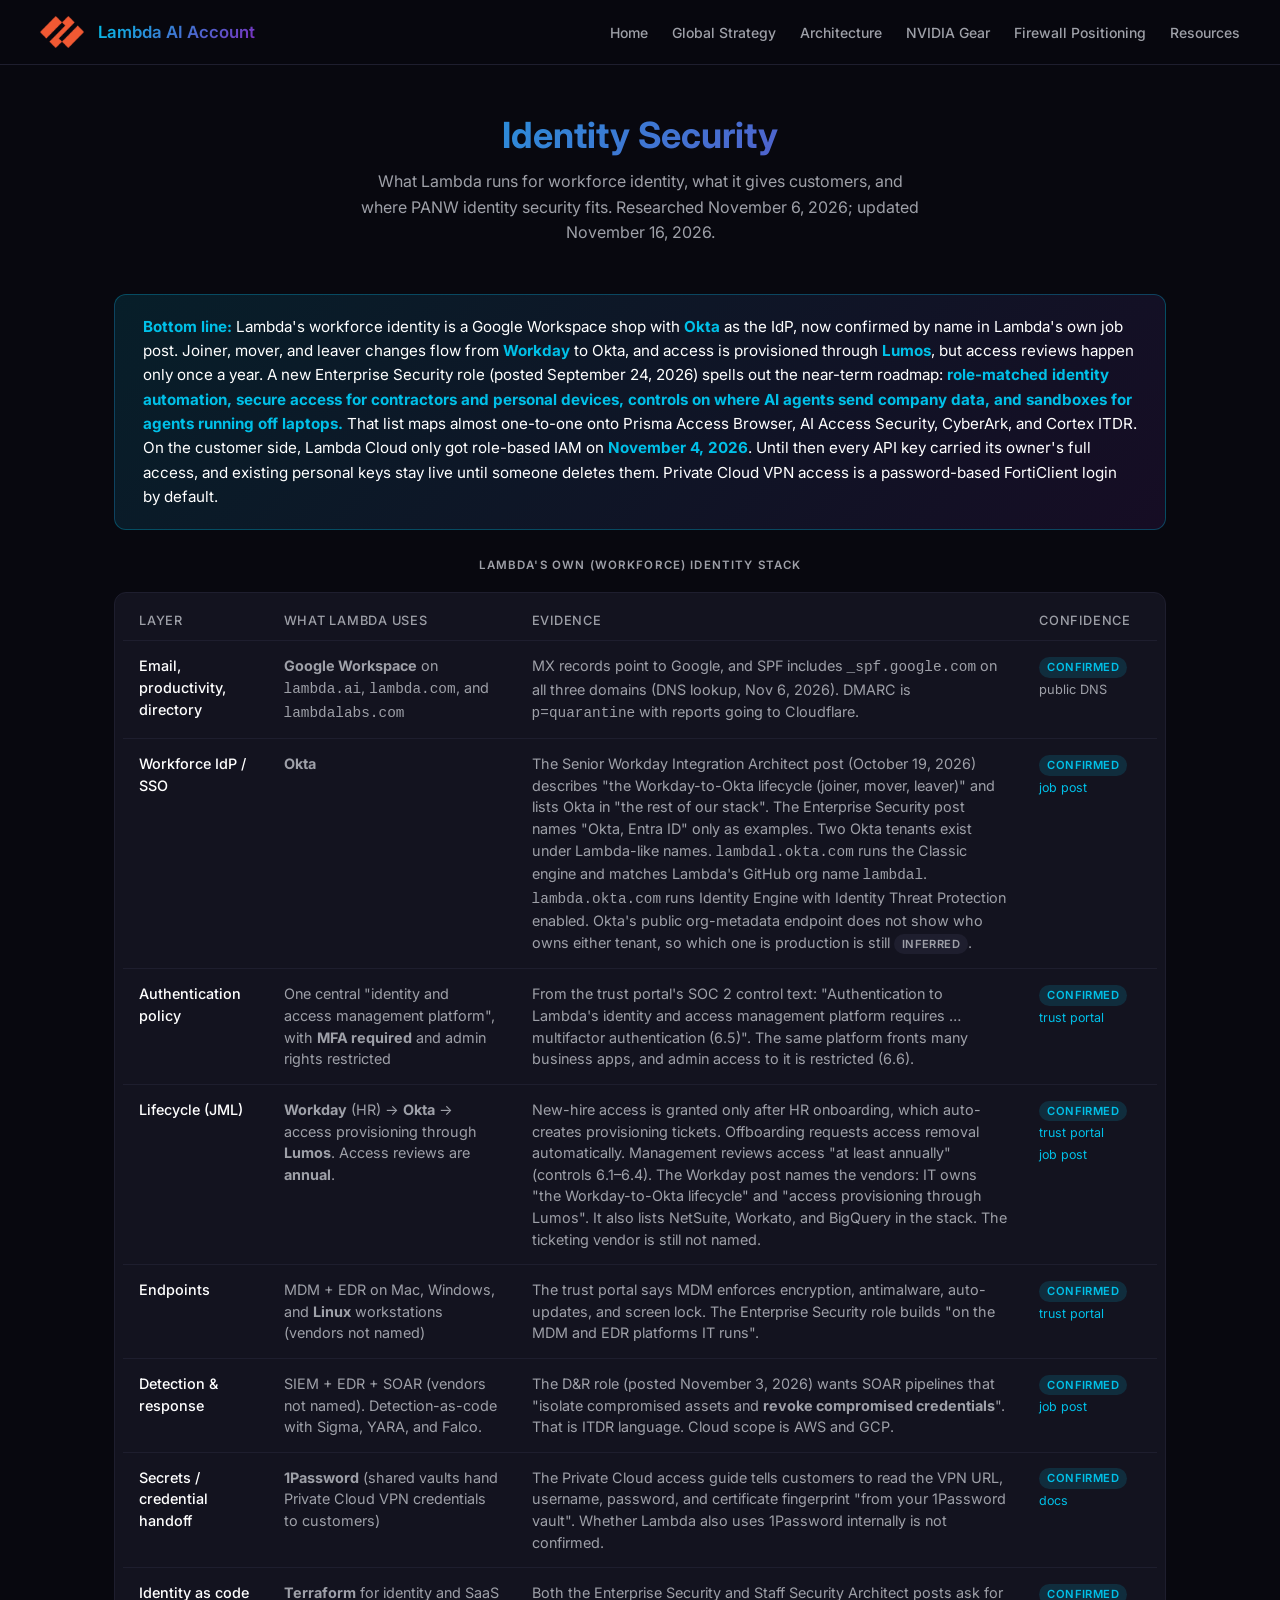
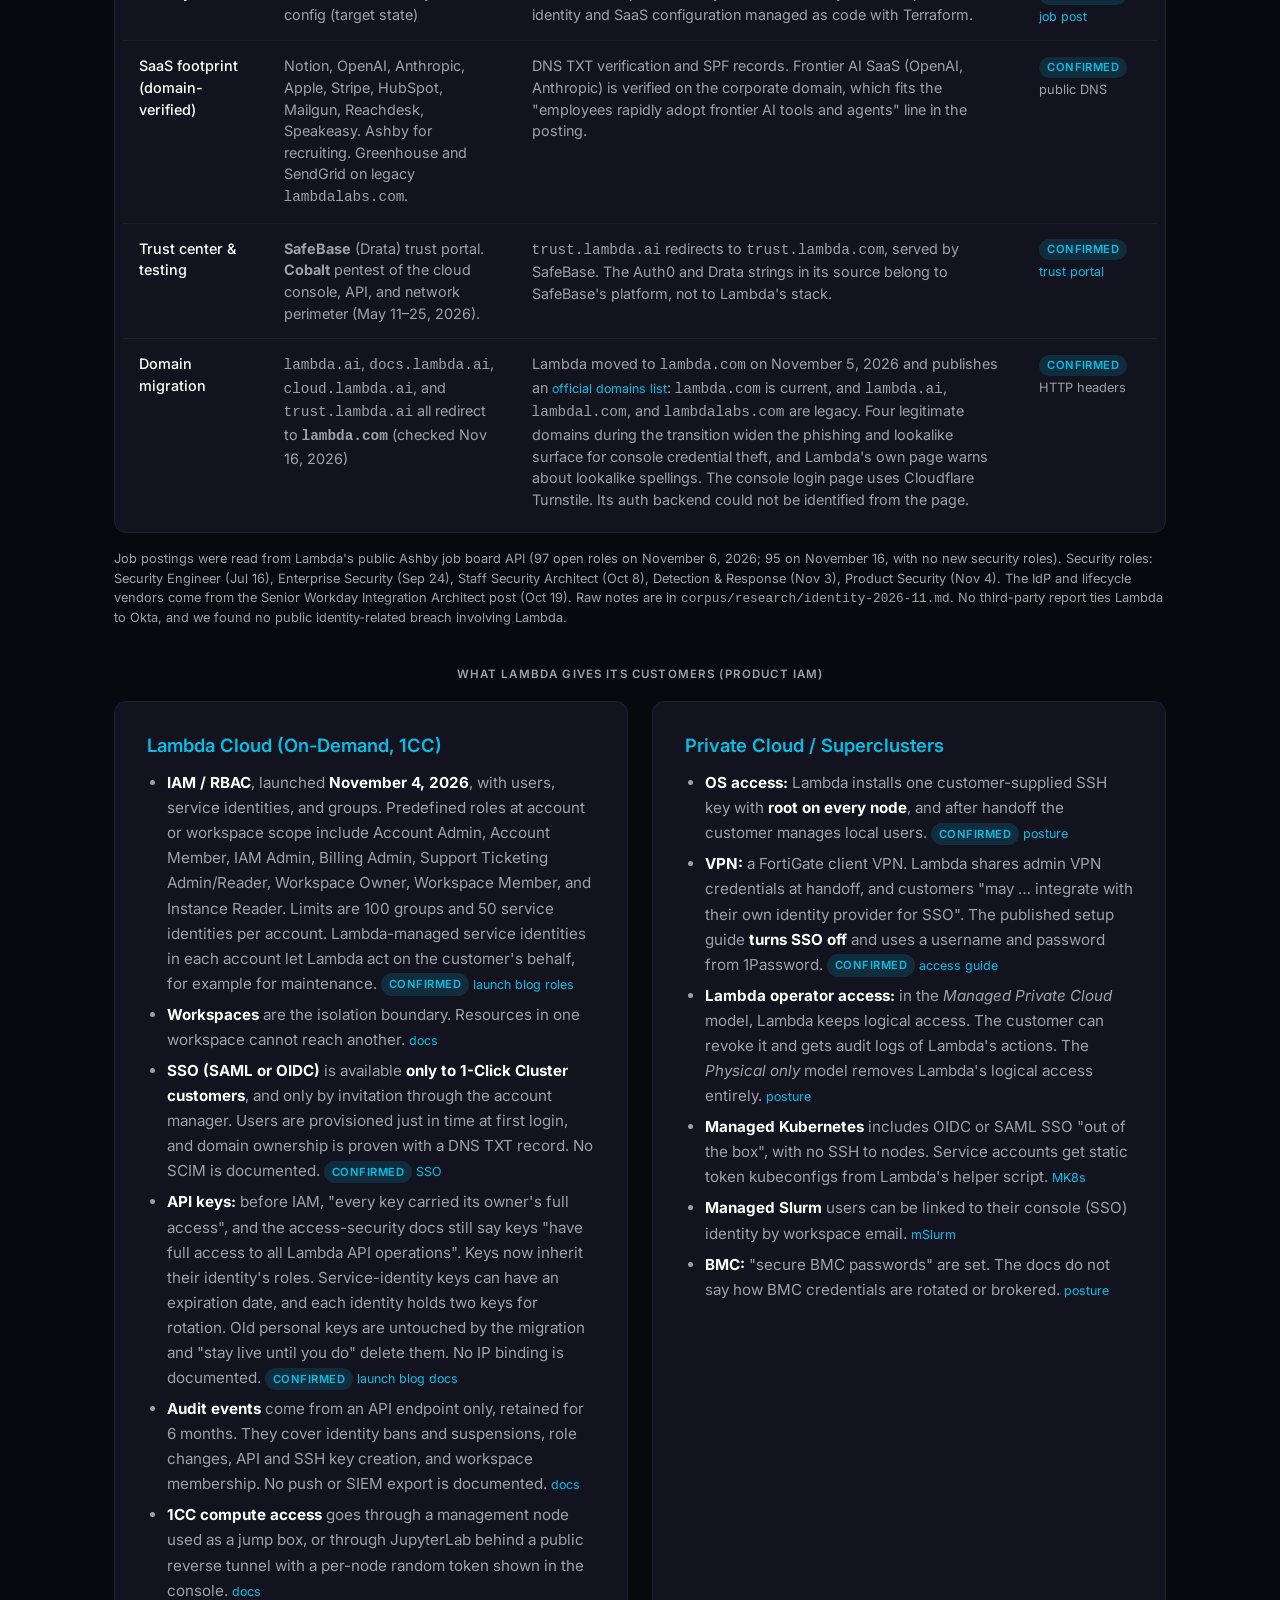
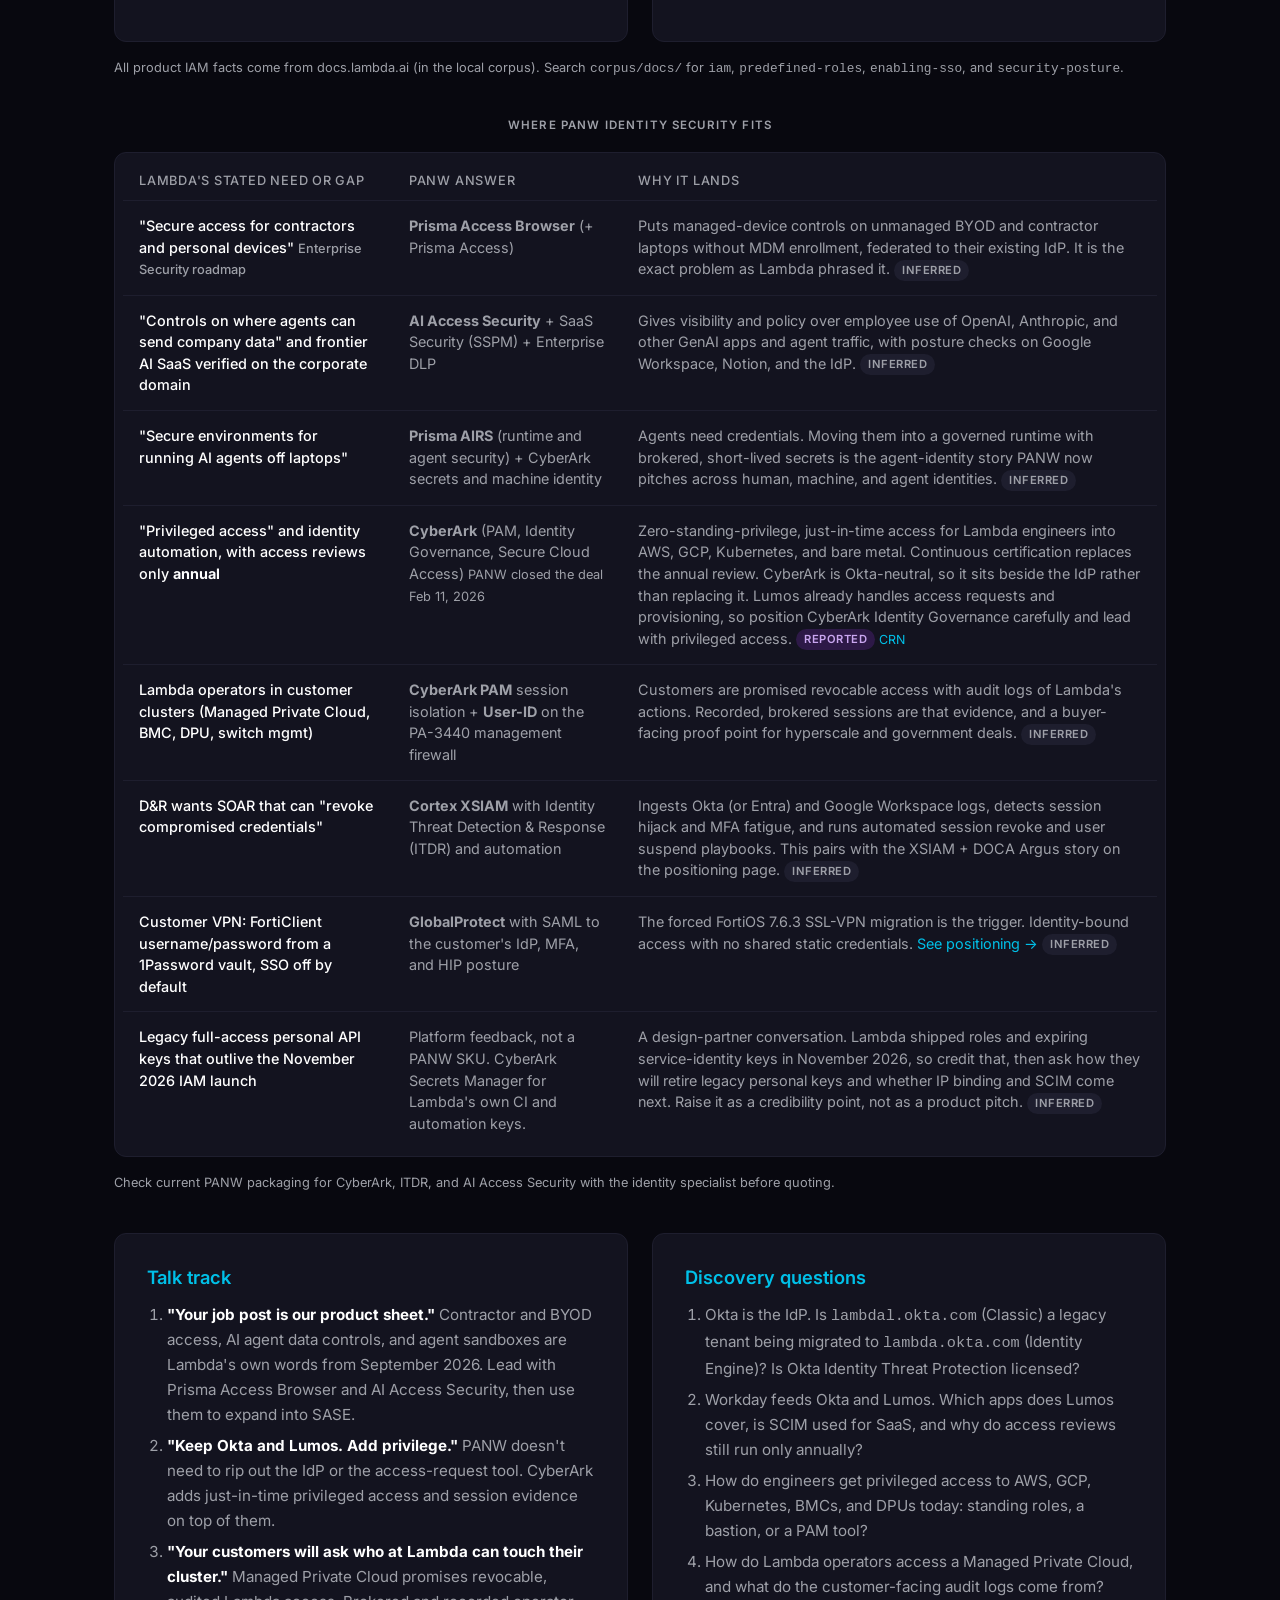
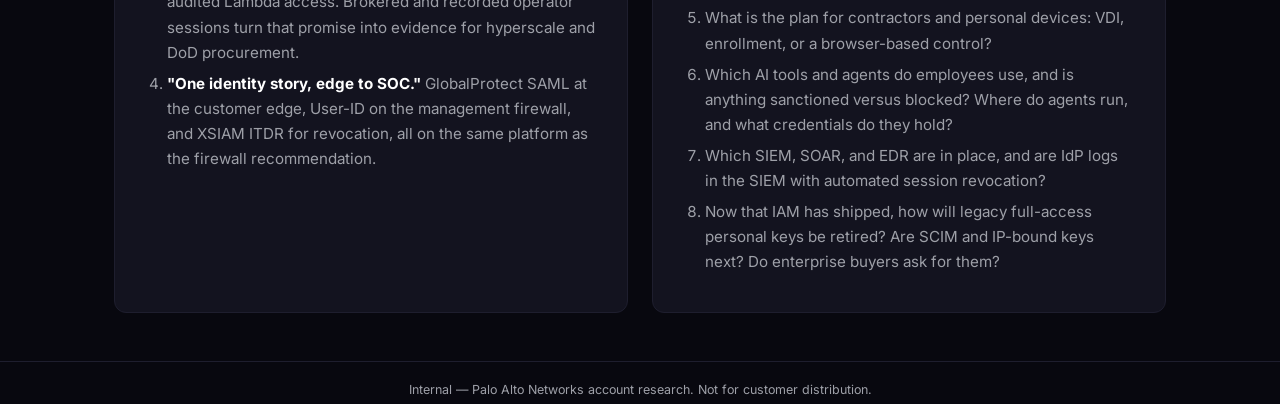
<file: site/identity.html>
<!DOCTYPE html>
<html lang="en">
<head>
  <meta charset="UTF-8" />
  <meta name="viewport" content="width=device-width, initial-scale=1.0" />
  <title>Lambda AI Account — Identity Security</title>
  <link rel="icon" type="image/png" href="assets/images/PAN-Color.png" />
  <link rel="stylesheet" href="assets/css/styles.css?v=2" />
</head>
<body>
  <nav>
    <img src="assets/images/PAN-Color.png" alt="Palo Alto Networks" class="logo" />
    <a class="site-title" href="index.html">Lambda AI Account</a>
    <div class="nav-links">
      <a href="index.html">Home</a>
      <a href="global-strategy.html">Global Strategy</a>
      <a href="architecture.html">Architecture</a>
      <a href="nvidia-gear.html">NVIDIA Gear</a>
      <a href="positioning.html">Firewall Positioning</a>
      <a href="resources.html">Resources</a>
    </div>
  </nav>

  <main>
    <div class="page-header">
      <h1>Identity Security</h1>
      <p>What Lambda runs for workforce identity, what it gives customers, and where PANW identity security fits. Researched November 6, 2026; updated November 16, 2026.</p>
    </div>

    <div class="banner">
      <strong>Bottom line:</strong> Lambda's workforce identity is a Google Workspace shop with <strong>Okta</strong> as the IdP, now confirmed by name in Lambda's own job post. Joiner, mover, and leaver changes flow from <strong>Workday</strong> to Okta, and access is provisioned through <strong>Lumos</strong>, but access reviews happen only once a year. A new Enterprise Security role (posted September 24, 2026) spells out the near-term roadmap: <strong>role-matched identity automation, secure access for contractors and personal devices, controls on where AI agents send company data, and sandboxes for agents running off laptops.</strong> That list maps almost one-to-one onto Prisma Access Browser, AI Access Security, CyberArk, and Cortex ITDR. On the customer side, Lambda Cloud only got role-based IAM on <strong>November 4, 2026</strong>. Until then every API key carried its owner's full access, and existing personal keys stay live until someone deletes them. Private Cloud VPN access is a password-based FortiClient login by default.
    </div>

    <p class="section-label">Lambda's own (workforce) identity stack</p>
    <div class="card table-wrap" style="padding:8px 8px;margin-bottom:16px;">
      <table class="scoreboard-table">
        <thead>
          <tr><th>Layer</th><th>What Lambda uses</th><th>Evidence</th><th>Confidence</th></tr>
        </thead>
        <tbody>
          <tr>
            <td>Email, productivity, directory</td>
            <td><strong>Google Workspace</strong> on <code>lambda.ai</code>, <code>lambda.com</code>, and <code>lambdalabs.com</code></td>
            <td>MX records point to Google, and SPF includes <code>_spf.google.com</code> on all three domains (DNS lookup, Nov 6, 2026). DMARC is <code>p=quarantine</code> with reports going to Cloudflare.</td>
            <td><span class="tag tag-confirmed">Confirmed</span> <span class="note">public DNS</span></td>
          </tr>
          <tr>
            <td>Workforce IdP / SSO</td>
            <td><strong>Okta</strong></td>
            <td>The Senior Workday Integration Architect post (October 19, 2026) describes "the Workday-to-Okta lifecycle (joiner, mover, leaver)" and lists Okta in "the rest of our stack". The Enterprise Security post names "Okta, Entra ID" only as examples. Two Okta tenants exist under Lambda-like names. <code>lambdal.okta.com</code> runs the Classic engine and matches Lambda's GitHub org name <code>lambdal</code>. <code>lambda.okta.com</code> runs Identity Engine with Identity Threat Protection enabled. Okta's public org-metadata endpoint does not show who owns either tenant, so which one is production is still <span class="tag tag-inferred">Inferred</span>.</td>
            <td><span class="tag tag-confirmed">Confirmed</span> <a class="src" href="https://jobs.ashbyhq.com/Lambda/9df88885-9d0c-4f7e-be18-1c13cd6b5493" target="_blank" rel="noopener">job post</a></td>
          </tr>
          <tr>
            <td>Authentication policy</td>
            <td>One central "identity and access management platform", with <strong>MFA required</strong> and admin rights restricted</td>
            <td>From the trust portal's SOC 2 control text: "Authentication to Lambda's identity and access management platform requires &hellip; multifactor authentication (6.5)". The same platform fronts many business apps, and admin access to it is restricted (6.6).</td>
            <td><span class="tag tag-confirmed">Confirmed</span> <a class="src" href="https://trust.lambda.ai" target="_blank" rel="noopener">trust portal</a></td>
          </tr>
          <tr>
            <td>Lifecycle (JML)</td>
            <td><strong>Workday</strong> (HR) &rarr; <strong>Okta</strong> &rarr; access provisioning through <strong>Lumos</strong>. Access reviews are <strong>annual</strong>.</td>
            <td>New-hire access is granted only after HR onboarding, which auto-creates provisioning tickets. Offboarding requests access removal automatically. Management reviews access "at least annually" (controls 6.1&ndash;6.4). The Workday post names the vendors: IT owns "the Workday-to-Okta lifecycle" and "access provisioning through Lumos". It also lists NetSuite, Workato, and BigQuery in the stack. The ticketing vendor is still not named.</td>
            <td><span class="tag tag-confirmed">Confirmed</span> <a class="src" href="https://trust.lambda.ai" target="_blank" rel="noopener">trust portal</a> <a class="src" href="https://jobs.ashbyhq.com/Lambda/9df88885-9d0c-4f7e-be18-1c13cd6b5493" target="_blank" rel="noopener">job post</a></td>
          </tr>
          <tr>
            <td>Endpoints</td>
            <td>MDM + EDR on Mac, Windows, and <strong>Linux</strong> workstations (vendors not named)</td>
            <td>The trust portal says MDM enforces encryption, antimalware, auto-updates, and screen lock. The Enterprise Security role builds "on the MDM and EDR platforms IT runs".</td>
            <td><span class="tag tag-confirmed">Confirmed</span> <a class="src" href="https://trust.lambda.ai" target="_blank" rel="noopener">trust portal</a></td>
          </tr>
          <tr>
            <td>Detection &amp; response</td>
            <td>SIEM + EDR + SOAR (vendors not named). Detection-as-code with Sigma, YARA, and Falco.</td>
            <td>The D&amp;R role (posted November 3, 2026) wants SOAR pipelines that "isolate compromised assets and <strong>revoke compromised credentials</strong>". That is ITDR language. Cloud scope is AWS and GCP.</td>
            <td><span class="tag tag-confirmed">Confirmed</span> <a class="src" href="https://jobs.ashbyhq.com/Lambda/ee553f81-7e7c-4646-8434-ec684e10a557" target="_blank" rel="noopener">job post</a></td>
          </tr>
          <tr>
            <td>Secrets / credential handoff</td>
            <td><strong>1Password</strong> (shared vaults hand Private Cloud VPN credentials to customers)</td>
            <td>The Private Cloud access guide tells customers to read the VPN URL, username, password, and certificate fingerprint "from your 1Password vault". Whether Lambda also uses 1Password internally is not confirmed.</td>
            <td><span class="tag tag-confirmed">Confirmed</span> <a class="src" href="https://docs.lambda.ai/private-cloud/accessing-private-cloud/" target="_blank" rel="noopener">docs</a></td>
          </tr>
          <tr>
            <td>Identity as code</td>
            <td><strong>Terraform</strong> for identity and SaaS config (target state)</td>
            <td>Both the Enterprise Security and Staff Security Architect posts ask for identity and SaaS configuration managed as code with Terraform.</td>
            <td><span class="tag tag-confirmed">Confirmed</span> <a class="src" href="https://jobs.ashbyhq.com/Lambda/de01a9eb-184f-445e-a9f2-94849f860b7f" target="_blank" rel="noopener">job post</a></td>
          </tr>
          <tr>
            <td>SaaS footprint (domain-verified)</td>
            <td>Notion, OpenAI, Anthropic, Apple, Stripe, HubSpot, Mailgun, Reachdesk, Speakeasy. Ashby for recruiting. Greenhouse and SendGrid on legacy <code>lambdalabs.com</code>.</td>
            <td>DNS TXT verification and SPF records. Frontier AI SaaS (OpenAI, Anthropic) is verified on the corporate domain, which fits the "employees rapidly adopt frontier AI tools and agents" line in the posting.</td>
            <td><span class="tag tag-confirmed">Confirmed</span> <span class="note">public DNS</span></td>
          </tr>
          <tr>
            <td>Trust center &amp; testing</td>
            <td><strong>SafeBase</strong> (Drata) trust portal. <strong>Cobalt</strong> pentest of the cloud console, API, and network perimeter (May 11&ndash;25, 2026).</td>
            <td><code>trust.lambda.ai</code> redirects to <code>trust.lambda.com</code>, served by SafeBase. The Auth0 and Drata strings in its source belong to SafeBase's platform, not to Lambda's stack.</td>
            <td><span class="tag tag-confirmed">Confirmed</span> <a class="src" href="https://trust.lambda.ai" target="_blank" rel="noopener">trust portal</a></td>
          </tr>
          <tr>
            <td>Domain migration</td>
            <td><code>lambda.ai</code>, <code>docs.lambda.ai</code>, <code>cloud.lambda.ai</code>, and <code>trust.lambda.ai</code> all redirect to <strong><code>lambda.com</code></strong> (checked Nov 16, 2026)</td>
            <td>Lambda moved to <code>lambda.com</code> on November 5, 2026 and publishes an <a class="src" href="https://lambda.com/site-and-email-domains" target="_blank" rel="noopener">official domains list</a>: <code>lambda.com</code> is current, and <code>lambda.ai</code>, <code>lambdal.com</code>, and <code>lambdalabs.com</code> are legacy. Four legitimate domains during the transition widen the phishing and lookalike surface for console credential theft, and Lambda's own page warns about lookalike spellings. The console login page uses Cloudflare Turnstile. Its auth backend could not be identified from the page.</td>
            <td><span class="tag tag-confirmed">Confirmed</span> <span class="note">HTTP headers</span></td>
          </tr>
        </tbody>
      </table>
    </div>
    <p class="note" style="margin-bottom:40px;">Job postings were read from Lambda's public Ashby job board API (97 open roles on November 6, 2026; 95 on November 16, with no new security roles). Security roles: Security Engineer (Jul 16), Enterprise Security (Sep 24), Staff Security Architect (Oct 8), Detection &amp; Response (Nov 3), Product Security (Nov 4). The IdP and lifecycle vendors come from the Senior Workday Integration Architect post (Oct 19). Raw notes are in <code>corpus/research/identity-2026-11.md</code>. No third-party report ties Lambda to Okta, and we found no public identity-related breach involving Lambda.</p>

    <p class="section-label">What Lambda gives its customers (product IAM)</p>
    <div class="two-col" style="margin-bottom:16px;">
      <div class="card">
        <h2>Lambda Cloud (On-Demand, 1CC)</h2>
        <div class="prose">
          <ul>
            <li><strong>IAM / RBAC</strong>, launched <strong>November 4, 2026</strong>, with users, service identities, and groups. Predefined roles at account or workspace scope include Account Admin, Account Member, IAM Admin, Billing Admin, Support Ticketing Admin/Reader, Workspace Owner, Workspace Member, and Instance Reader. Limits are 100 groups and 50 service identities per account. Lambda-managed service identities in each account let Lambda act on the customer's behalf, for example for maintenance. <span class="tag tag-confirmed">Confirmed</span> <a class="src" href="https://lambda.com/blog/lambda-cloud-iam-rbac" target="_blank" rel="noopener">launch blog</a> <a class="src" href="https://docs.lambda.ai/public-cloud/predefined-roles/" target="_blank" rel="noopener">roles</a></li>
            <li><strong>Workspaces</strong> are the isolation boundary. Resources in one workspace cannot reach another. <a class="src" href="https://docs.lambda.ai/public-cloud/access-security/" target="_blank" rel="noopener">docs</a></li>
            <li><strong>SSO (SAML or OIDC)</strong> is available <strong>only to 1-Click Cluster customers</strong>, and only by invitation through the account manager. Users are provisioned just in time at first login, and domain ownership is proven with a DNS TXT record. No SCIM is documented. <span class="tag tag-confirmed">Confirmed</span> <a class="src" href="https://docs.lambda.ai/public-cloud/enabling-sso/" target="_blank" rel="noopener">SSO</a></li>
            <li><strong>API keys:</strong> before IAM, "every key carried its owner's full access", and the access-security docs still say keys "have full access to all Lambda API operations". Keys now inherit their identity's roles. Service-identity keys can have an expiration date, and each identity holds two keys for rotation. Old personal keys are untouched by the migration and "stay live until you do" delete them. No IP binding is documented. <span class="tag tag-confirmed">Confirmed</span> <a class="src" href="https://lambda.com/blog/lambda-cloud-iam-rbac" target="_blank" rel="noopener">launch blog</a> <a class="src" href="https://docs.lambda.ai/public-cloud/access-security/" target="_blank" rel="noopener">docs</a></li>
            <li><strong>Audit events</strong> come from an API endpoint only, retained for 6 months. They cover identity bans and suspensions, role changes, API and SSH key creation, and workspace membership. No push or SIEM export is documented. <a class="src" href="https://docs.lambda.ai/public-cloud/access-security/" target="_blank" rel="noopener">docs</a></li>
            <li><strong>1CC compute access</strong> goes through a management node used as a jump box, or through JupyterLab behind a public reverse tunnel with a per-node random token shown in the console. <a class="src" href="https://docs.lambda.ai/public-cloud/1-click-clusters/security-posture/" target="_blank" rel="noopener">docs</a></li>
          </ul>
        </div>
      </div>
      <div class="card">
        <h2>Private Cloud / Superclusters</h2>
        <div class="prose">
          <ul>
            <li><strong>OS access:</strong> Lambda installs one customer-supplied SSH key with <strong>root on every node</strong>, and after handoff the customer manages local users. <span class="tag tag-confirmed">Confirmed</span> <a class="src" href="https://docs.lambda.ai/private-cloud/security-posture/" target="_blank" rel="noopener">posture</a></li>
            <li><strong>VPN:</strong> a FortiGate client VPN. Lambda shares admin VPN credentials at handoff, and customers "may &hellip; integrate with their own identity provider for SSO". The published setup guide <strong>turns SSO off</strong> and uses a username and password from 1Password. <span class="tag tag-confirmed">Confirmed</span> <a class="src" href="https://docs.lambda.ai/private-cloud/accessing-private-cloud/" target="_blank" rel="noopener">access guide</a></li>
            <li><strong>Lambda operator access:</strong> in the <em>Managed Private Cloud</em> model, Lambda keeps logical access. The customer can revoke it and gets audit logs of Lambda's actions. The <em>Physical only</em> model removes Lambda's logical access entirely. <a class="src" href="https://docs.lambda.ai/private-cloud/security-posture/" target="_blank" rel="noopener">posture</a></li>
            <li><strong>Managed Kubernetes</strong> includes OIDC or SAML SSO "out of the box", with no SSH to nodes. Service accounts get static token kubeconfigs from Lambda's helper script. <a class="src" href="https://docs.lambda.ai/managed-kubernetes/" target="_blank" rel="noopener">MK8s</a></li>
            <li><strong>Managed Slurm</strong> users can be linked to their console (SSO) identity by workspace email. <a class="src" href="https://docs.lambda.ai/managed-slurm/using-mslurm/" target="_blank" rel="noopener">mSlurm</a></li>
            <li><strong>BMC:</strong> "secure BMC passwords" are set. The docs do not say how BMC credentials are rotated or brokered. <a class="src" href="https://docs.lambda.ai/private-cloud/security-posture/" target="_blank" rel="noopener">posture</a></li>
          </ul>
        </div>
      </div>
    </div>
    <p class="note" style="margin-bottom:40px;">All product IAM facts come from docs.lambda.ai (in the local corpus). Search <code>corpus/docs/</code> for <code>iam</code>, <code>predefined-roles</code>, <code>enabling-sso</code>, and <code>security-posture</code>.</p>

    <p class="section-label">Where PANW identity security fits</p>
    <div class="card table-wrap" style="padding:8px 8px;margin-bottom:16px;">
      <table class="scoreboard-table">
        <thead>
          <tr><th>Lambda's stated need or gap</th><th>PANW answer</th><th>Why it lands</th></tr>
        </thead>
        <tbody>
          <tr>
            <td>"Secure access for contractors and personal devices" <span class="note">Enterprise Security roadmap</span></td>
            <td><strong>Prisma Access Browser</strong> (+ Prisma Access)</td>
            <td>Puts managed-device controls on unmanaged BYOD and contractor laptops without MDM enrollment, federated to their existing IdP. It is the exact problem as Lambda phrased it. <span class="tag tag-inferred">Inferred</span></td>
          </tr>
          <tr>
            <td>"Controls on where agents can send company data" and frontier AI SaaS verified on the corporate domain</td>
            <td><strong>AI Access Security</strong> + SaaS Security (SSPM) + Enterprise DLP</td>
            <td>Gives visibility and policy over employee use of OpenAI, Anthropic, and other GenAI apps and agent traffic, with posture checks on Google Workspace, Notion, and the IdP. <span class="tag tag-inferred">Inferred</span></td>
          </tr>
          <tr>
            <td>"Secure environments for running AI agents off laptops"</td>
            <td><strong>Prisma AIRS</strong> (runtime and agent security) + CyberArk secrets and machine identity</td>
            <td>Agents need credentials. Moving them into a governed runtime with brokered, short-lived secrets is the agent-identity story PANW now pitches across human, machine, and agent identities. <span class="tag tag-inferred">Inferred</span></td>
          </tr>
          <tr>
            <td>"Privileged access" and identity automation, with access reviews only <strong>annual</strong></td>
            <td><strong>CyberArk</strong> (PAM, Identity Governance, Secure Cloud Access) <span class="note">PANW closed the deal Feb 11, 2026</span></td>
            <td>Zero-standing-privilege, just-in-time access for Lambda engineers into AWS, GCP, Kubernetes, and bare metal. Continuous certification replaces the annual review. CyberArk is Okta-neutral, so it sits beside the IdP rather than replacing it. Lumos already handles access requests and provisioning, so position CyberArk Identity Governance carefully and lead with privileged access. <span class="tag tag-reported">Reported</span> <a class="src" href="https://www.crnasia.com/news-network/2026/palo-alto-networks-completes-25b-acquisition-of-cyberark-for-identity-security-push" target="_blank" rel="noopener">CRN</a></td>
          </tr>
          <tr>
            <td>Lambda operators in customer clusters (Managed Private Cloud, BMC, DPU, switch mgmt)</td>
            <td><strong>CyberArk PAM</strong> session isolation + <strong>User-ID</strong> on the PA-3440 management firewall</td>
            <td>Customers are promised revocable access with audit logs of Lambda's actions. Recorded, brokered sessions are that evidence, and a buyer-facing proof point for hyperscale and government deals. <span class="tag tag-inferred">Inferred</span></td>
          </tr>
          <tr>
            <td>D&amp;R wants SOAR that can "revoke compromised credentials"</td>
            <td><strong>Cortex XSIAM</strong> with Identity Threat Detection &amp; Response (ITDR) and automation</td>
            <td>Ingests Okta (or Entra) and Google Workspace logs, detects session hijack and MFA fatigue, and runs automated session revoke and user suspend playbooks. This pairs with the XSIAM + DOCA Argus story on the positioning page. <span class="tag tag-inferred">Inferred</span></td>
          </tr>
          <tr>
            <td>Customer VPN: FortiClient username/password from a 1Password vault, SSO off by default</td>
            <td><strong>GlobalProtect</strong> with SAML to the customer's IdP, MFA, and HIP posture</td>
            <td>The forced FortiOS 7.6.3 SSL-VPN migration is the trigger. Identity-bound access with no shared static credentials. <a href="positioning.html">See positioning &rarr;</a> <span class="tag tag-inferred">Inferred</span></td>
          </tr>
          <tr>
            <td>Legacy full-access personal API keys that outlive the November 2026 IAM launch</td>
            <td>Platform feedback, not a PANW SKU. CyberArk Secrets Manager for Lambda's own CI and automation keys.</td>
            <td>A design-partner conversation. Lambda shipped roles and expiring service-identity keys in November 2026, so credit that, then ask how they will retire legacy personal keys and whether IP binding and SCIM come next. Raise it as a credibility point, not as a product pitch. <span class="tag tag-inferred">Inferred</span></td>
          </tr>
        </tbody>
      </table>
    </div>
    <p class="note" style="margin-bottom:40px;">Check current PANW packaging for CyberArk, ITDR, and AI Access Security with the identity specialist before quoting.</p>

    <div class="two-col">
      <div class="card">
        <h2>Talk track</h2>
        <div class="prose">
          <ol>
            <li><strong>"Your job post is our product sheet."</strong> Contractor and BYOD access, AI agent data controls, and agent sandboxes are Lambda's own words from September 2026. Lead with Prisma Access Browser and AI Access Security, then use them to expand into SASE.</li>
            <li><strong>"Keep Okta and Lumos. Add privilege."</strong> PANW doesn't need to rip out the IdP or the access-request tool. CyberArk adds just-in-time privileged access and session evidence on top of them.</li>
            <li><strong>"Your customers will ask who at Lambda can touch their cluster."</strong> Managed Private Cloud promises revocable, audited Lambda access. Brokered and recorded operator sessions turn that promise into evidence for hyperscale and DoD procurement.</li>
            <li><strong>"One identity story, edge to SOC."</strong> GlobalProtect SAML at the customer edge, User-ID on the management firewall, and XSIAM ITDR for revocation, all on the same platform as the firewall recommendation.</li>
          </ol>
        </div>
      </div>
      <div class="card">
        <h2>Discovery questions</h2>
        <div class="prose">
          <ol>
            <li>Okta is the IdP. Is <code>lambdal.okta.com</code> (Classic) a legacy tenant being migrated to <code>lambda.okta.com</code> (Identity Engine)? Is Okta Identity Threat Protection licensed?</li>
            <li>Workday feeds Okta and Lumos. Which apps does Lumos cover, is SCIM used for SaaS, and why do access reviews still run only annually?</li>
            <li>How do engineers get privileged access to AWS, GCP, Kubernetes, BMCs, and DPUs today: standing roles, a bastion, or a PAM tool?</li>
            <li>How do Lambda operators access a Managed Private Cloud, and what do the customer-facing audit logs come from?</li>
            <li>What is the plan for contractors and personal devices: VDI, enrollment, or a browser-based control?</li>
            <li>Which AI tools and agents do employees use, and is anything sanctioned versus blocked? Where do agents run, and what credentials do they hold?</li>
            <li>Which SIEM, SOAR, and EDR are in place, and are IdP logs in the SIEM with automated session revocation?</li>
            <li>Now that IAM has shipped, how will legacy full-access personal keys be retired? Are SCIM and IP-bound keys next? Do enterprise buyers ask for them?</li>
          </ol>
        </div>
      </div>
    </div>
  </main>

  <footer>
    Internal — Palo Alto Networks account research. Not for customer distribution.
  </footer>
</body>
</html>
</file>
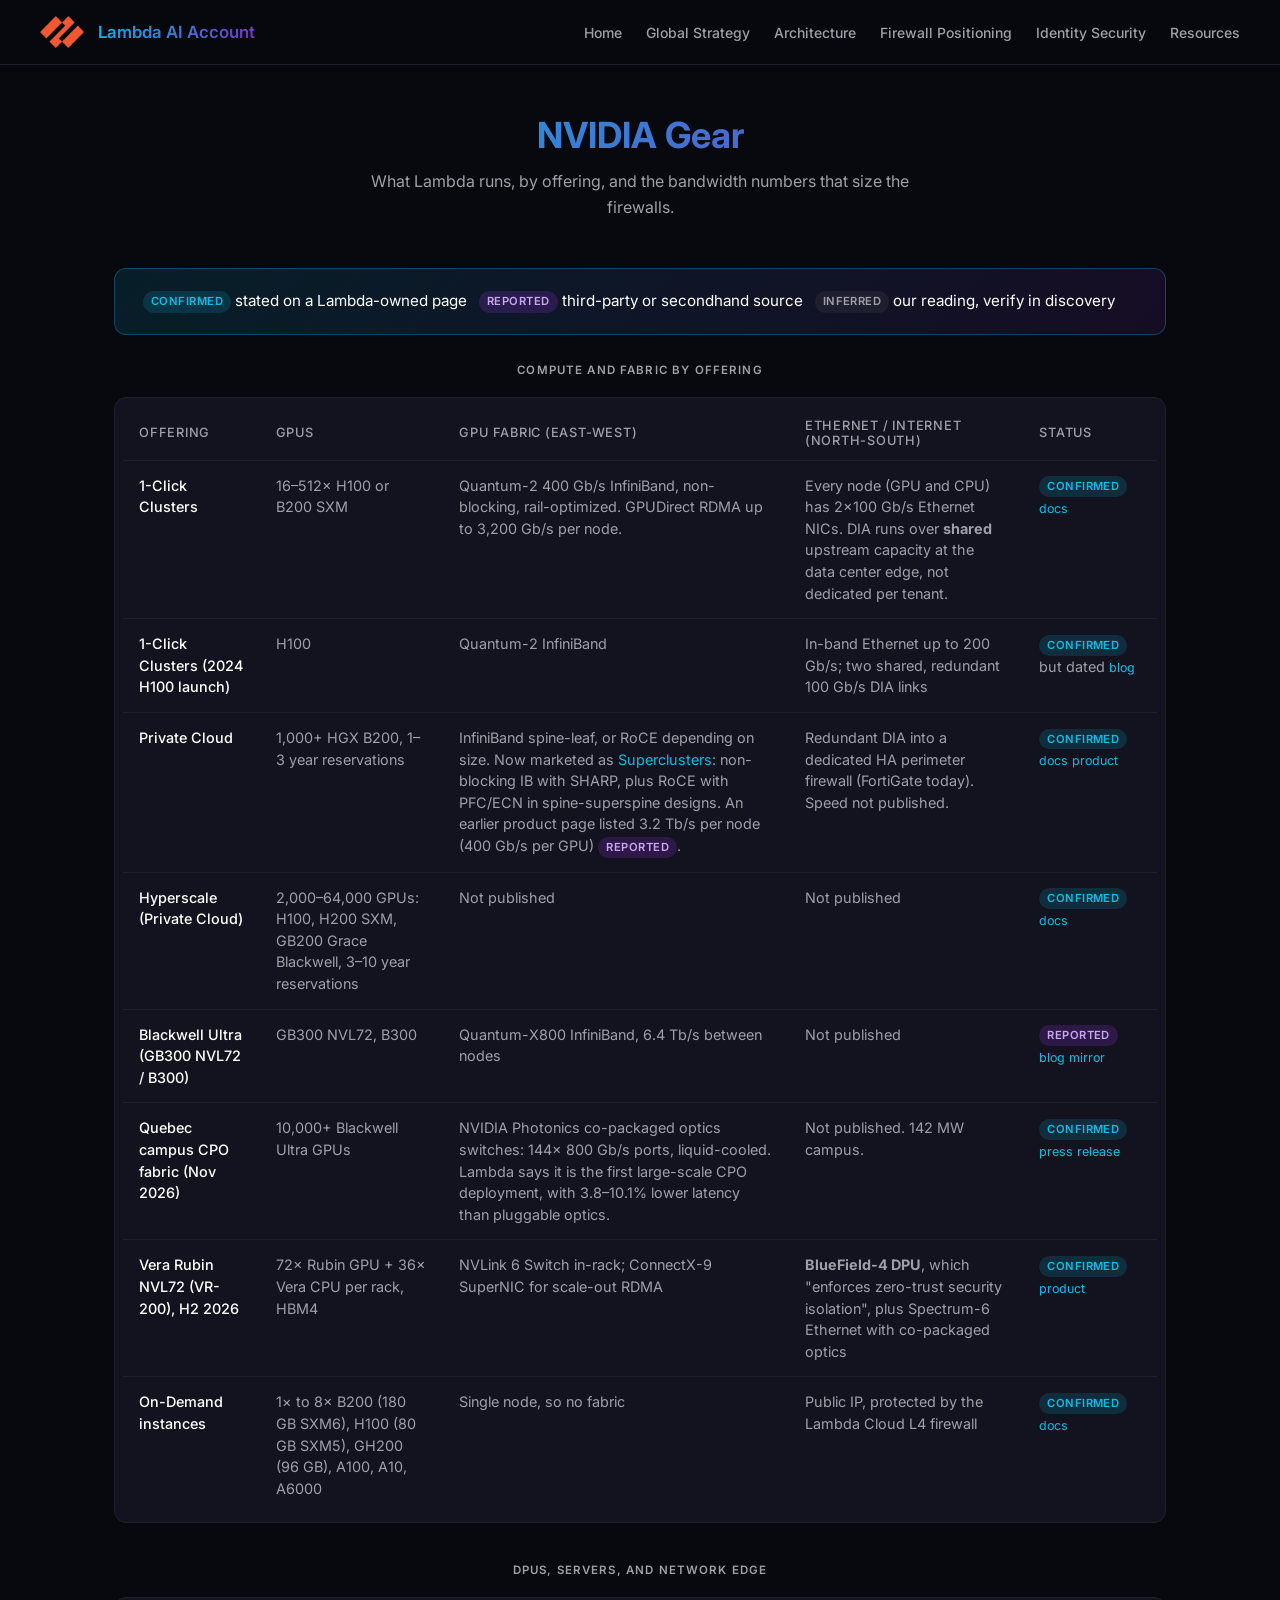
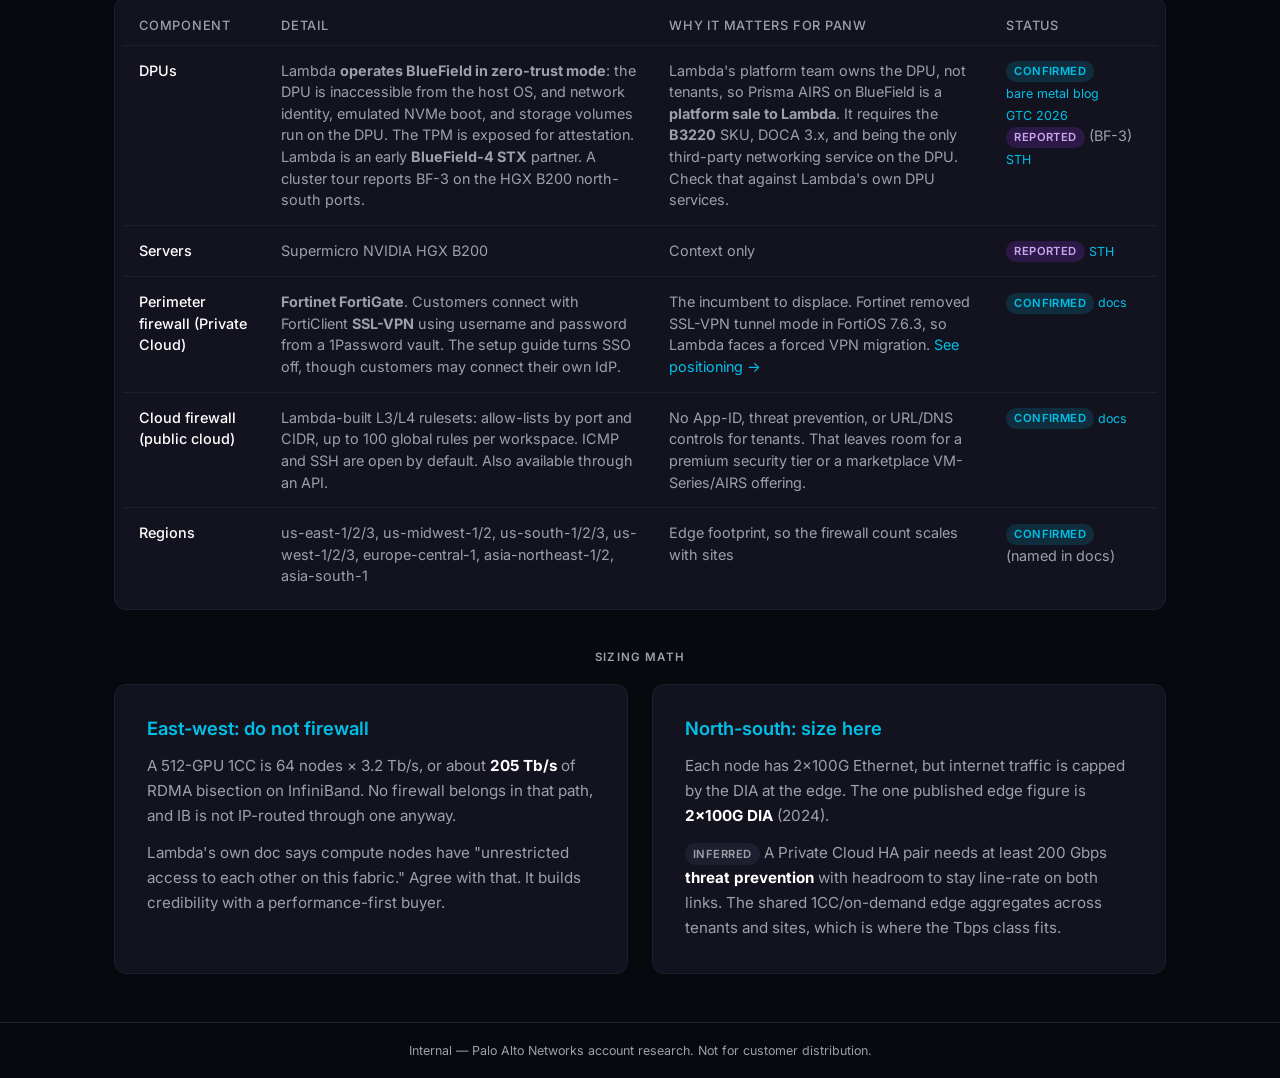
<file: site/nvidia-gear.html>
<!DOCTYPE html>
<html lang="en">
<head>
  <meta charset="UTF-8" />
  <meta name="viewport" content="width=device-width, initial-scale=1.0" />
  <title>Lambda AI Account — NVIDIA Gear</title>
  <link rel="icon" type="image/png" href="assets/images/PAN-Color.png" />
  <link rel="stylesheet" href="assets/css/styles.css?v=2" />
</head>
<body>
  <nav>
    <img src="assets/images/PAN-Color.png" alt="Palo Alto Networks" class="logo" />
    <a class="site-title" href="index.html">Lambda AI Account</a>
    <div class="nav-links">
      <a href="index.html">Home</a>
      <a href="global-strategy.html">Global Strategy</a>
      <a href="architecture.html">Architecture</a>
      <a href="positioning.html">Firewall Positioning</a>
      <a href="identity.html">Identity Security</a>
      <a href="resources.html">Resources</a>
    </div>
  </nav>

  <main>
    <div class="page-header">
      <h1>NVIDIA Gear</h1>
      <p>What Lambda runs, by offering, and the bandwidth numbers that size the firewalls.</p>
    </div>

    <div class="banner">
      <span class="tag tag-confirmed">Confirmed</span> stated on a Lambda-owned page &nbsp;
      <span class="tag tag-reported">Reported</span> third-party or secondhand source &nbsp;
      <span class="tag tag-inferred">Inferred</span> our reading, verify in discovery
    </div>

    <p class="section-label">Compute and fabric by offering</p>
    <div class="card table-wrap" style="padding:8px 8px;margin-bottom:40px;">
      <table class="scoreboard-table">
        <thead>
          <tr><th>Offering</th><th>GPUs</th><th>GPU fabric (east-west)</th><th>Ethernet / internet (north-south)</th><th>Status</th></tr>
        </thead>
        <tbody>
          <tr>
            <td>1-Click Clusters</td>
            <td>16&ndash;512&times; H100 or B200 SXM</td>
            <td>Quantum-2 400 Gb/s InfiniBand, non-blocking, rail-optimized. GPUDirect RDMA up to 3,200 Gb/s per node.</td>
            <td>Every node (GPU and CPU) has 2&times;100 Gb/s Ethernet NICs. DIA runs over <strong>shared</strong> upstream capacity at the data center edge, not dedicated per tenant.</td>
            <td><span class="tag tag-confirmed">Confirmed</span> <a class="src" href="https://docs.lambda.ai/public-cloud/1-click-clusters/" target="_blank" rel="noopener">docs</a></td>
          </tr>
          <tr>
            <td>1-Click Clusters (2024 H100 launch)</td>
            <td>H100</td>
            <td>Quantum-2 InfiniBand</td>
            <td>In-band Ethernet up to 200 Gb/s; two shared, redundant 100 Gb/s DIA links</td>
            <td><span class="tag tag-confirmed">Confirmed</span> but dated <a class="src" href="https://lambda.ai/blog/introducing-lambda-1-click-clusters-a-new-way-to-train-large-ai-models" target="_blank" rel="noopener">blog</a></td>
          </tr>
          <tr>
            <td>Private Cloud</td>
            <td>1,000+ HGX B200, 1&ndash;3 year reservations</td>
            <td>InfiniBand spine-leaf, or RoCE depending on size. Now marketed as <a href="https://lambda.ai/superclusters" target="_blank" rel="noopener">Superclusters</a>: non-blocking IB with SHARP, plus RoCE with PFC/ECN in spine-superspine designs. An earlier product page listed 3.2 Tb/s per node (400 Gb/s per GPU) <span class="tag tag-reported">Reported</span>.</td>
            <td>Redundant DIA into a dedicated HA perimeter firewall (FortiGate today). Speed not published.</td>
            <td><span class="tag tag-confirmed">Confirmed</span> <a class="src" href="https://docs.lambda.ai/private-cloud/" target="_blank" rel="noopener">docs</a> <a class="src" href="https://lambda.ai/superclusters" target="_blank" rel="noopener">product</a></td>
          </tr>
          <tr>
            <td>Hyperscale (Private Cloud)</td>
            <td>2,000&ndash;64,000 GPUs: H100, H200 SXM, GB200 Grace Blackwell, 3&ndash;10 year reservations</td>
            <td>Not published</td>
            <td>Not published</td>
            <td><span class="tag tag-confirmed">Confirmed</span> <a class="src" href="https://docs.lambda.ai/private-cloud/" target="_blank" rel="noopener">docs</a></td>
          </tr>
          <tr>
            <td>Blackwell Ultra (GB300 NVL72 / B300)</td>
            <td>GB300 NVL72, B300</td>
            <td>Quantum-X800 InfiniBand, 6.4 Tb/s between nodes</td>
            <td>Not published</td>
            <td><span class="tag tag-reported">Reported</span> <a class="src" href="https://www.plushcap.com/content/lambda/blog/lambda-gigawatt-scale-ai-factories-nvidia-gb300-nvl72-system-on-lambda-cloud" target="_blank" rel="noopener">blog mirror</a></td>
          </tr>
          <tr>
            <td>Quebec campus CPO fabric (Nov 2026)</td>
            <td>10,000+ Blackwell Ultra GPUs</td>
            <td>NVIDIA Photonics co-packaged optics switches: 144&times; 800 Gb/s ports, liquid-cooled. Lambda says it is the first large-scale CPO deployment, with 3.8&ndash;10.1% lower latency than pluggable optics.</td>
            <td>Not published. 142 MW campus.</td>
            <td><span class="tag tag-confirmed">Confirmed</span> <a class="src" href="https://lambda.com/blog/worlds-first-large-scale-deployment-of-nvidia-photonics-switches-with-cpo" target="_blank" rel="noopener">press release</a></td>
          </tr>
          <tr>
            <td>Vera Rubin NVL72 (VR-200), H2 2026</td>
            <td>72&times; Rubin GPU + 36&times; Vera CPU per rack, HBM4</td>
            <td>NVLink 6 Switch in-rack; ConnectX-9 SuperNIC for scale-out RDMA</td>
            <td><strong>BlueField-4 DPU</strong>, which "enforces zero-trust security isolation", plus Spectrum-6 Ethernet with co-packaged optics</td>
            <td><span class="tag tag-confirmed">Confirmed</span> <a class="src" href="https://lambda.ai/vr-200" target="_blank" rel="noopener">product</a></td>
          </tr>
          <tr>
            <td>On-Demand instances</td>
            <td>1&times; to 8&times; B200 (180 GB SXM6), H100 (80 GB SXM5), GH200 (96 GB), A100, A10, A6000</td>
            <td>Single node, so no fabric</td>
            <td>Public IP, protected by the Lambda Cloud L4 firewall</td>
            <td><span class="tag tag-confirmed">Confirmed</span> <a class="src" href="https://docs.lambda.ai/public-cloud/on-demand/" target="_blank" rel="noopener">docs</a></td>
          </tr>
        </tbody>
      </table>
    </div>

    <p class="section-label">DPUs, servers, and network edge</p>
    <div class="card table-wrap" style="padding:8px 8px;margin-bottom:40px;">
      <table class="scoreboard-table">
        <thead>
          <tr><th>Component</th><th>Detail</th><th>Why it matters for PANW</th><th>Status</th></tr>
        </thead>
        <tbody>
          <tr>
            <td>DPUs</td>
            <td>Lambda <strong>operates BlueField in zero-trust mode</strong>: the DPU is inaccessible from the host OS, and network identity, emulated NVMe boot, and storage volumes run on the DPU. The TPM is exposed for attestation. Lambda is an early <strong>BlueField-4 STX</strong> partner. A cluster tour reports BF-3 on the HGX B200 north-south ports.</td>
            <td>Lambda's platform team owns the DPU, not tenants, so Prisma AIRS on BlueField is a <strong>platform sale to Lambda</strong>. It requires the <strong>B3220</strong> SKU, DOCA 3.x, and being the only third-party networking service on the DPU. Check that against Lambda's own DPU services.</td>
            <td><span class="tag tag-confirmed">Confirmed</span> <a class="src" href="https://lambda.ai/blog/lambda-bare-metal-instances" target="_blank" rel="noopener">bare metal blog</a> <a class="src" href="https://lambda.ai/blog/lambda-at-gtc-2026-building-the-superintelligence-cloud" target="_blank" rel="noopener">GTC 2026</a> <span class="tag tag-reported">Reported</span> (BF-3) <a class="src" href="https://summaries.pages.dev/blog/servethehomevideo/lambda-ai-cluster-tour-with-supermicro-nvidia-hgx-b200-ft-servethehomevideo" target="_blank" rel="noopener">STH</a></td>
          </tr>
          <tr>
            <td>Servers</td>
            <td>Supermicro NVIDIA HGX B200</td>
            <td>Context only</td>
            <td><span class="tag tag-reported">Reported</span> <a class="src" href="https://summaries.pages.dev/blog/servethehomevideo/lambda-ai-cluster-tour-with-supermicro-nvidia-hgx-b200-ft-servethehomevideo" target="_blank" rel="noopener">STH</a></td>
          </tr>
          <tr>
            <td>Perimeter firewall (Private Cloud)</td>
            <td><strong>Fortinet FortiGate</strong>. Customers connect with FortiClient <strong>SSL-VPN</strong> using username and password from a 1Password vault. The setup guide turns SSO off, though customers may connect their own IdP.</td>
            <td>The incumbent to displace. Fortinet removed SSL-VPN tunnel mode in FortiOS 7.6.3, so Lambda faces a forced VPN migration. <a href="positioning.html">See positioning &rarr;</a></td>
            <td><span class="tag tag-confirmed">Confirmed</span> <a class="src" href="https://docs.lambda.ai/private-cloud/accessing-private-cloud/" target="_blank" rel="noopener">docs</a></td>
          </tr>
          <tr>
            <td>Cloud firewall (public cloud)</td>
            <td>Lambda-built L3/L4 rulesets: allow-lists by port and CIDR, up to 100 global rules per workspace. ICMP and SSH are open by default. Also available through an API.</td>
            <td>No App-ID, threat prevention, or URL/DNS controls for tenants. That leaves room for a premium security tier or a marketplace VM-Series/AIRS offering.</td>
            <td><span class="tag tag-confirmed">Confirmed</span> <a class="src" href="https://docs.lambda.ai/public-cloud/firewalls/" target="_blank" rel="noopener">docs</a></td>
          </tr>
          <tr>
            <td>Regions</td>
            <td>us-east-1/2/3, us-midwest-1/2, us-south-1/2/3, us-west-1/2/3, europe-central-1, asia-northeast-1/2, asia-south-1</td>
            <td>Edge footprint, so the firewall count scales with sites</td>
            <td><span class="tag tag-confirmed">Confirmed</span> (named in docs)</td>
          </tr>
        </tbody>
      </table>
    </div>

    <p class="section-label">Sizing math</p>
    <div class="two-col">
      <div class="card">
        <h2>East-west: do not firewall</h2>
        <div class="prose">
          <p>A 512-GPU 1CC is 64 nodes &times; 3.2 Tb/s, or about <strong>205 Tb/s</strong> of RDMA bisection on InfiniBand. No firewall belongs in that path, and IB is not IP-routed through one anyway.</p>
          <p>Lambda's own doc says compute nodes have "unrestricted access to each other on this fabric." Agree with that. It builds credibility with a performance-first buyer.</p>
        </div>
      </div>
      <div class="card">
        <h2>North-south: size here</h2>
        <div class="prose">
          <p>Each node has 2&times;100G Ethernet, but internet traffic is capped by the DIA at the edge. The one published edge figure is <strong>2&times;100G DIA</strong> (2024).</p>
          <p><span class="tag tag-inferred">Inferred</span> A Private Cloud HA pair needs at least 200 Gbps <strong>threat prevention</strong> with headroom to stay line-rate on both links. The shared 1CC/on-demand edge aggregates across tenants and sites, which is where the Tbps class fits.</p>
        </div>
      </div>
    </div>
  </main>

  <footer>
    Internal — Palo Alto Networks account research. Not for customer distribution.
  </footer>
</body>
</html>
</file>
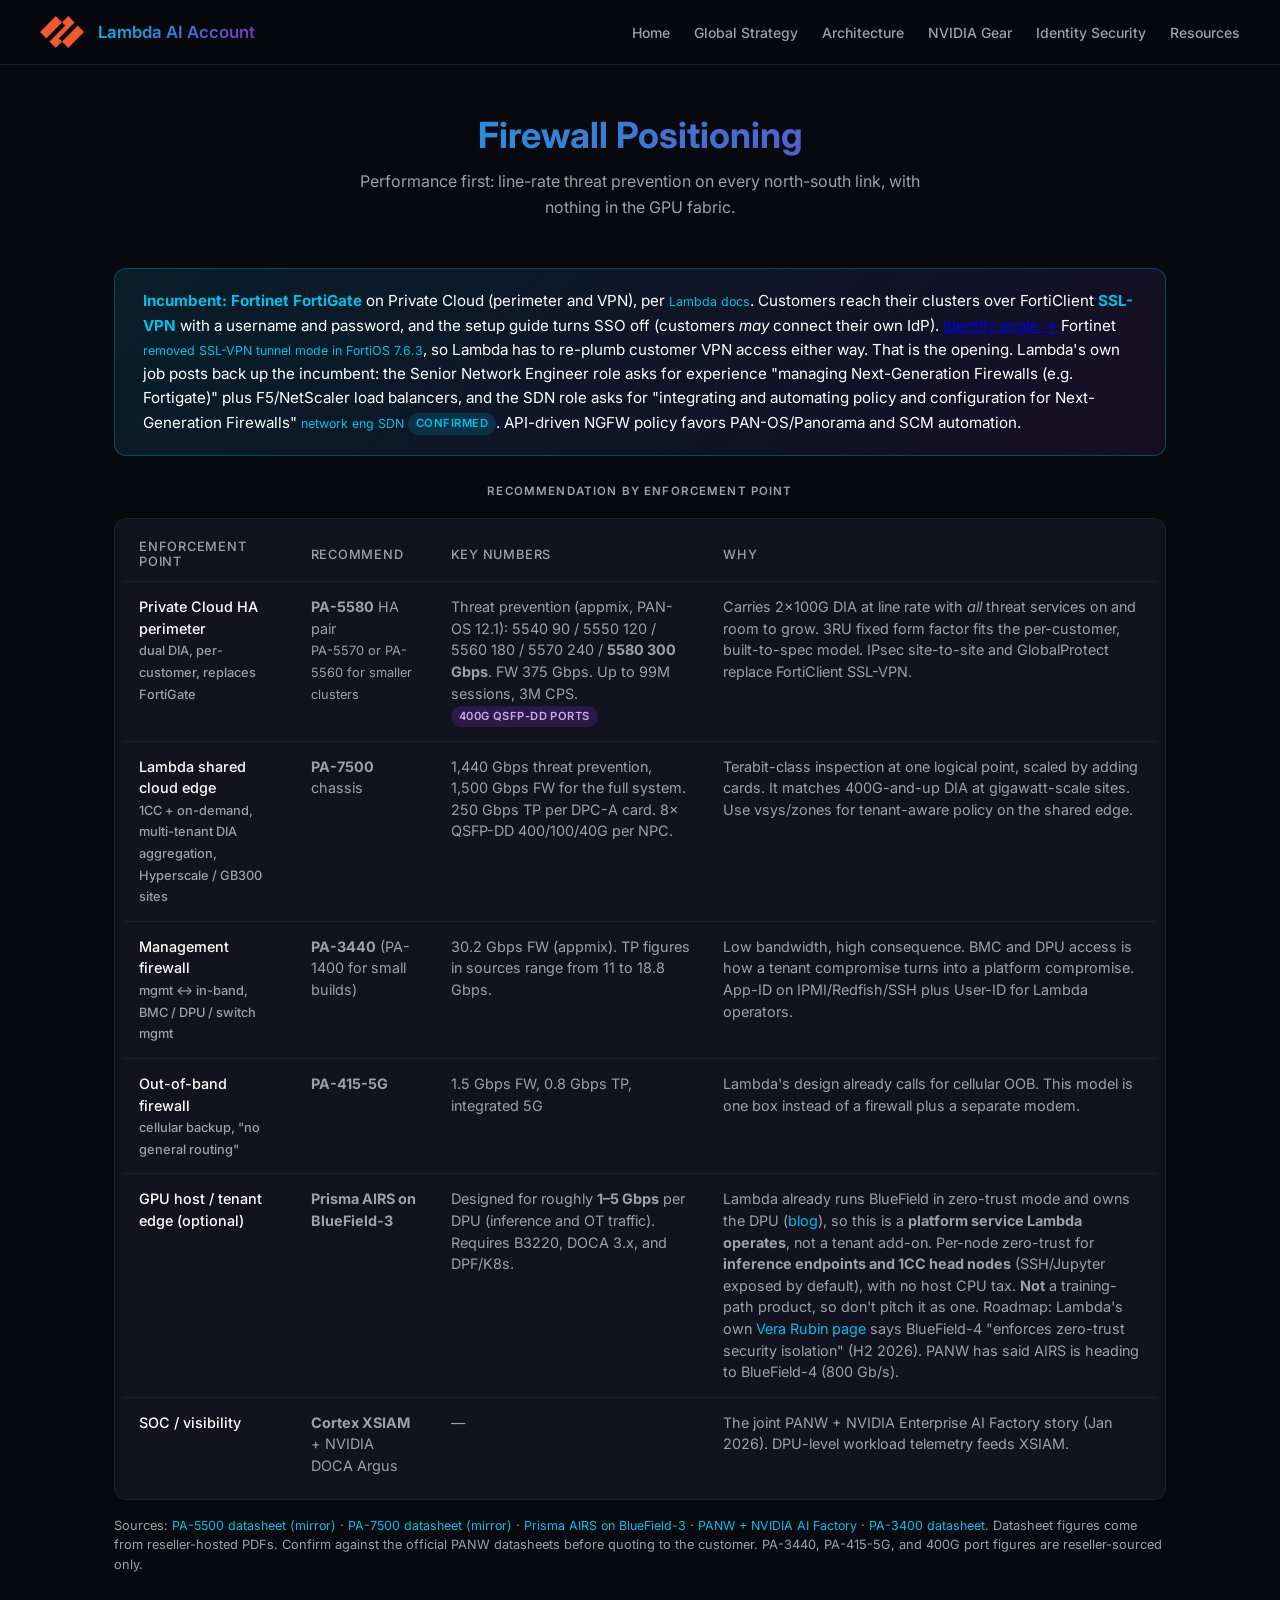
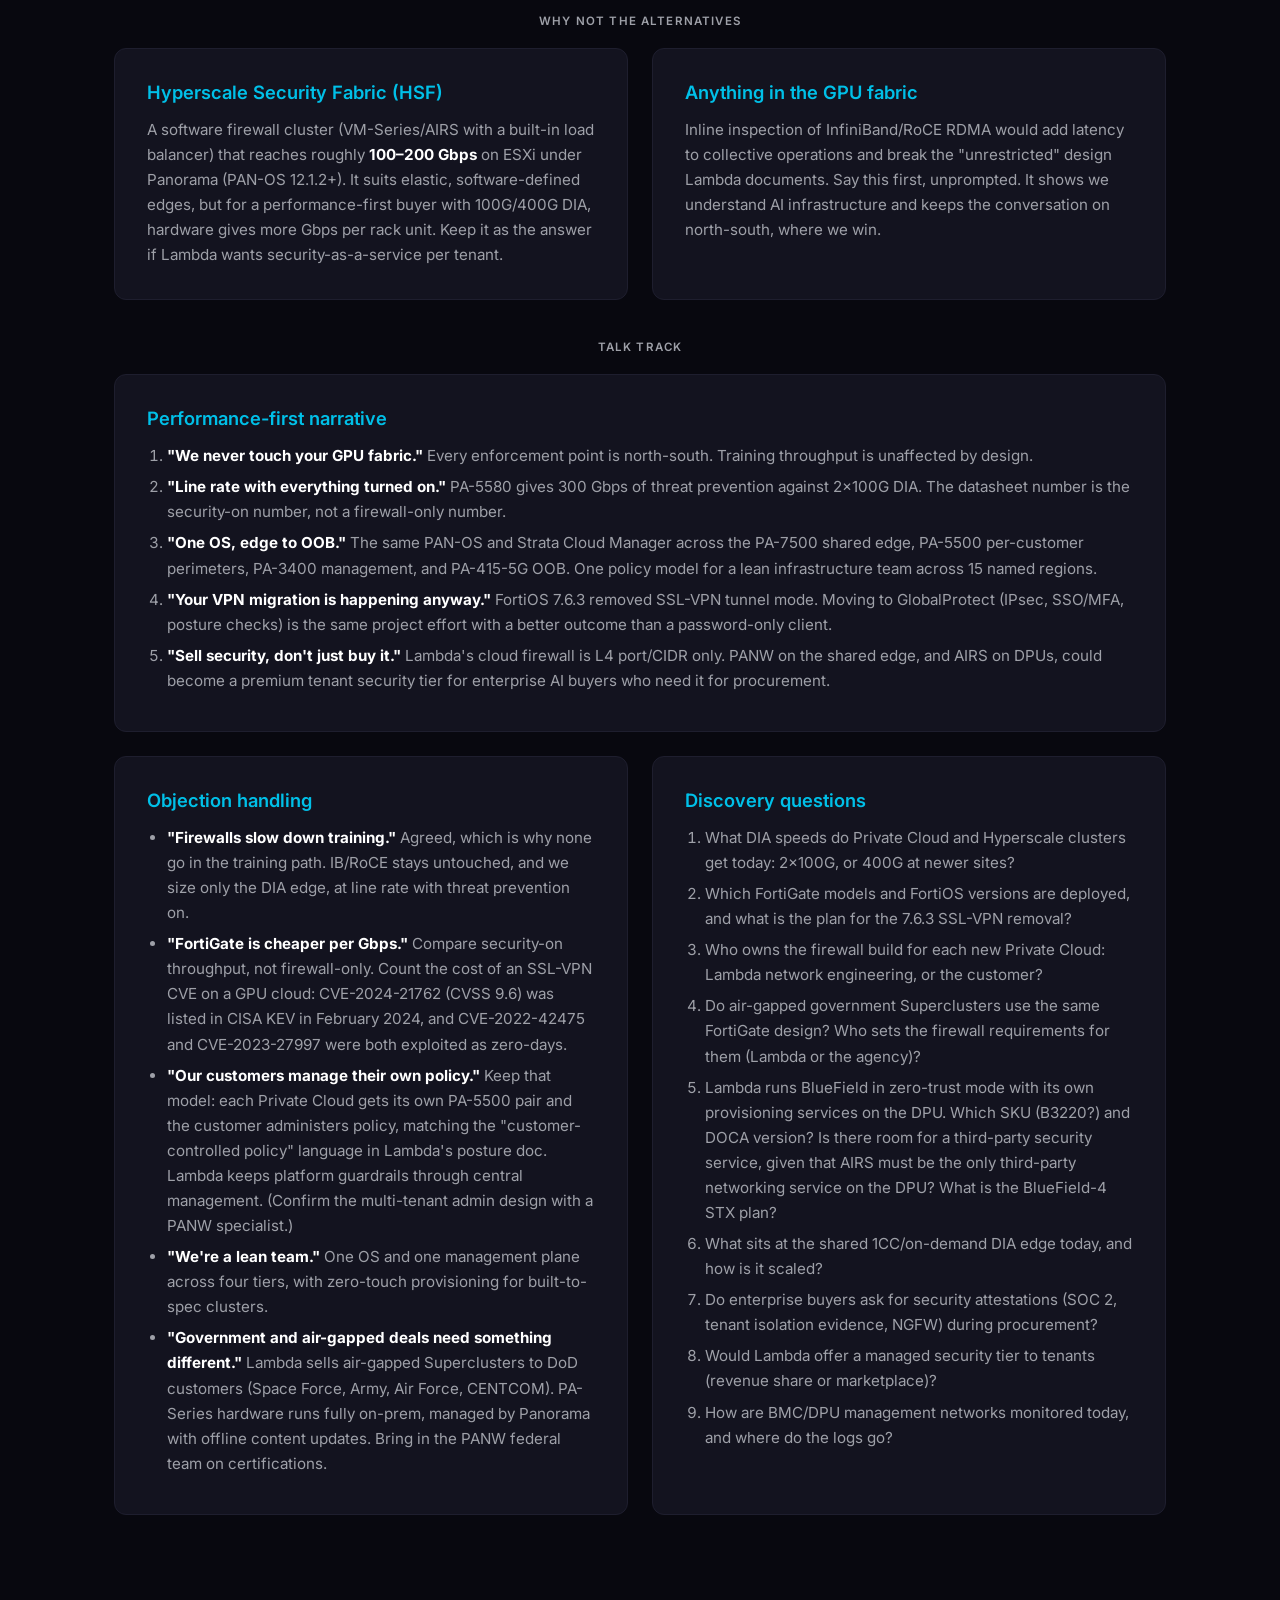
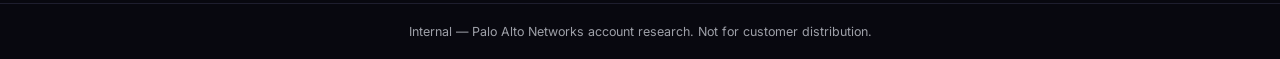
<file: site/positioning.html>
<!DOCTYPE html>
<html lang="en">
<head>
  <meta charset="UTF-8" />
  <meta name="viewport" content="width=device-width, initial-scale=1.0" />
  <title>Lambda AI Account — Firewall Positioning</title>
  <link rel="icon" type="image/png" href="assets/images/PAN-Color.png" />
  <link rel="stylesheet" href="assets/css/styles.css?v=2" />
</head>
<body>
  <nav>
    <img src="assets/images/PAN-Color.png" alt="Palo Alto Networks" class="logo" />
    <a class="site-title" href="index.html">Lambda AI Account</a>
    <div class="nav-links">
      <a href="index.html">Home</a>
      <a href="global-strategy.html">Global Strategy</a>
      <a href="architecture.html">Architecture</a>
      <a href="nvidia-gear.html">NVIDIA Gear</a>
      <a href="identity.html">Identity Security</a>
      <a href="resources.html">Resources</a>
    </div>
  </nav>

  <main>
    <div class="page-header">
      <h1>Firewall Positioning</h1>
      <p>Performance first: line-rate threat prevention on every north-south link, with nothing in the GPU fabric.</p>
    </div>

    <div class="banner">
      <strong>Incumbent: Fortinet FortiGate</strong> on Private Cloud (perimeter and VPN), per <a class="src" href="https://docs.lambda.ai/private-cloud/accessing-private-cloud/" target="_blank" rel="noopener">Lambda docs</a>. Customers reach their clusters over FortiClient <strong>SSL-VPN</strong> with a username and password, and the setup guide turns SSO off (customers <em>may</em> connect their own IdP). <a href="identity.html">Identity angle &rarr;</a> Fortinet <a class="src" href="https://community.fortinet.com/t5/FortiGate/Technical-Tip-Changes-on-SSL-VPN-modes-starting-from-v7-6-3/ta-p/388462" target="_blank" rel="noopener">removed SSL-VPN tunnel mode in FortiOS 7.6.3</a>, so Lambda has to re-plumb customer VPN access either way. That is the opening. Lambda's own job posts back up the incumbent: the Senior Network Engineer role asks for experience "managing Next-Generation Firewalls (e.g. Fortigate)" plus F5/NetScaler load balancers, and the SDN role asks for "integrating and automating policy and configuration for Next-Generation Firewalls" <a class="src" href="https://jobs.ashbyhq.com/Lambda/0b24367a-59b6-4e1e-a9f4-7c23542536fa" target="_blank" rel="noopener">network eng</a> <a class="src" href="https://jobs.ashbyhq.com/Lambda/80953585-1ef8-4073-91fb-75888a61f8c6" target="_blank" rel="noopener">SDN</a> <span class="tag tag-confirmed">Confirmed</span>. API-driven NGFW policy favors PAN-OS/Panorama and SCM automation.
    </div>

    <p class="section-label">Recommendation by enforcement point</p>
    <div class="card table-wrap" style="padding:8px 8px;margin-bottom:16px;">
      <table class="scoreboard-table">
        <thead>
          <tr><th>Enforcement point</th><th>Recommend</th><th>Key numbers</th><th>Why</th></tr>
        </thead>
        <tbody>
          <tr>
            <td>Private Cloud HA perimeter<br /><span class="note">dual DIA, per-customer, replaces FortiGate</span></td>
            <td><strong>PA-5580</strong> HA pair<br /><span class="note">PA-5570 or PA-5560 for smaller clusters</span></td>
            <td>Threat prevention (appmix, PAN-OS 12.1): 5540 90 / 5550 120 / 5560 180 / 5570 240 / <strong>5580 300 Gbps</strong>. FW 375 Gbps. Up to 99M sessions, 3M CPS. <span class="tag tag-reported">400G QSFP-DD ports</span></td>
            <td>Carries 2&times;100G DIA at line rate with <em>all</em> threat services on and room to grow. 3RU fixed form factor fits the per-customer, built-to-spec model. IPsec site-to-site and GlobalProtect replace FortiClient SSL-VPN.</td>
          </tr>
          <tr>
            <td>Lambda shared cloud edge<br /><span class="note">1CC + on-demand, multi-tenant DIA aggregation, Hyperscale / GB300 sites</span></td>
            <td><strong>PA-7500</strong> chassis</td>
            <td>1,440 Gbps threat prevention, 1,500 Gbps FW for the full system. 250 Gbps TP per DPC-A card. 8&times; QSFP-DD 400/100/40G per NPC.</td>
            <td>Terabit-class inspection at one logical point, scaled by adding cards. It matches 400G-and-up DIA at gigawatt-scale sites. Use vsys/zones for tenant-aware policy on the shared edge.</td>
          </tr>
          <tr>
            <td>Management firewall<br /><span class="note">mgmt &harr; in-band, BMC / DPU / switch mgmt</span></td>
            <td><strong>PA-3440</strong> (PA-1400 for small builds)</td>
            <td>30.2 Gbps FW (appmix). TP figures in sources range from 11 to 18.8 Gbps.</td>
            <td>Low bandwidth, high consequence. BMC and DPU access is how a tenant compromise turns into a platform compromise. App-ID on IPMI/Redfish/SSH plus User-ID for Lambda operators.</td>
          </tr>
          <tr>
            <td>Out-of-band firewall<br /><span class="note">cellular backup, "no general routing"</span></td>
            <td><strong>PA-415-5G</strong></td>
            <td>1.5 Gbps FW, 0.8 Gbps TP, integrated 5G</td>
            <td>Lambda's design already calls for cellular OOB. This model is one box instead of a firewall plus a separate modem.</td>
          </tr>
          <tr>
            <td>GPU host / tenant edge (optional)</td>
            <td><strong>Prisma AIRS on BlueField-3</strong></td>
            <td>Designed for roughly <strong>1&ndash;5 Gbps</strong> per DPU (inference and OT traffic). Requires B3220, DOCA 3.x, and DPF/K8s.</td>
            <td>Lambda already runs BlueField in zero-trust mode and owns the DPU (<a href="https://lambda.ai/blog/lambda-bare-metal-instances" target="_blank" rel="noopener">blog</a>), so this is a <strong>platform service Lambda operates</strong>, not a tenant add-on. Per-node zero-trust for <strong>inference endpoints and 1CC head nodes</strong> (SSH/Jupyter exposed by default), with no host CPU tax. <strong>Not</strong> a training-path product, so don't pitch it as one. Roadmap: Lambda's own <a href="https://lambda.ai/vr-200" target="_blank" rel="noopener">Vera Rubin page</a> says BlueField-4 "enforces zero-trust security isolation" (H2 2026). PANW has said AIRS is heading to BlueField-4 (800 Gb/s).</td>
          </tr>
          <tr>
            <td>SOC / visibility</td>
            <td><strong>Cortex XSIAM</strong> + NVIDIA DOCA Argus</td>
            <td>&mdash;</td>
            <td>The joint PANW + NVIDIA Enterprise AI Factory story (Jan 2026). DPU-level workload telemetry feeds XSIAM.</td>
          </tr>
        </tbody>
      </table>
    </div>
    <p class="note" style="margin-bottom:40px;">Sources: <a class="src" href="https://cdn.blueally.com/paloguard/datasheets/pa-5500-series.pdf" target="_blank" rel="noopener">PA-5500 datasheet (mirror)</a> &middot; <a class="src" href="https://www.corporatearmor.com/wp-content/uploads/2025/05/pa-7500-ds.pdf" target="_blank" rel="noopener">PA-7500 datasheet (mirror)</a> &middot; <a class="src" href="https://docs.paloaltonetworks.com/prisma-airs/ai-runtime-security/airs-vm-firewall/nvidia-bluefield3-to-secure-ai-factories" target="_blank" rel="noopener">Prisma AIRS on BlueField-3</a> &middot; <a class="src" href="https://www.paloaltonetworks.com/blog/2026/01/support-nvidia-enterprise-ai-factory/" target="_blank" rel="noopener">PANW + NVIDIA AI Factory</a> &middot; <a class="src" href="https://www.paloaltonetworks.com/resources/datasheets/pa-3400-series" target="_blank" rel="noopener">PA-3400 datasheet</a>. Datasheet figures come from reseller-hosted PDFs. Confirm against the official PANW datasheets before quoting to the customer. PA-3440, PA-415-5G, and 400G port figures are reseller-sourced only.</p>

    <p class="section-label">Why not the alternatives</p>
    <div class="two-col" style="margin-bottom:40px;">
      <div class="card">
        <h2>Hyperscale Security Fabric (HSF)</h2>
        <div class="prose">
          <p>A software firewall cluster (VM-Series/AIRS with a built-in load balancer) that reaches roughly <strong>100&ndash;200 Gbps</strong> on ESXi under Panorama (PAN-OS 12.1.2+). It suits elastic, software-defined edges, but for a performance-first buyer with 100G/400G DIA, hardware gives more Gbps per rack unit. Keep it as the answer if Lambda wants security-as-a-service per tenant.</p>
        </div>
      </div>
      <div class="card">
        <h2>Anything in the GPU fabric</h2>
        <div class="prose">
          <p>Inline inspection of InfiniBand/RoCE RDMA would add latency to collective operations and break the "unrestricted" design Lambda documents. Say this first, unprompted. It shows we understand AI infrastructure and keeps the conversation on north-south, where we win.</p>
        </div>
      </div>
    </div>

    <p class="section-label">Talk track</p>
    <div class="stack">
      <div class="card">
        <h2>Performance-first narrative</h2>
        <div class="prose">
          <ol>
            <li><strong>"We never touch your GPU fabric."</strong> Every enforcement point is north-south. Training throughput is unaffected by design.</li>
            <li><strong>"Line rate with everything turned on."</strong> PA-5580 gives 300 Gbps of threat prevention against 2&times;100G DIA. The datasheet number is the security-on number, not a firewall-only number.</li>
            <li><strong>"One OS, edge to OOB."</strong> The same PAN-OS and Strata Cloud Manager across the PA-7500 shared edge, PA-5500 per-customer perimeters, PA-3400 management, and PA-415-5G OOB. One policy model for a lean infrastructure team across 15 named regions.</li>
            <li><strong>"Your VPN migration is happening anyway."</strong> FortiOS 7.6.3 removed SSL-VPN tunnel mode. Moving to GlobalProtect (IPsec, SSO/MFA, posture checks) is the same project effort with a better outcome than a password-only client.</li>
            <li><strong>"Sell security, don't just buy it."</strong> Lambda's cloud firewall is L4 port/CIDR only. PANW on the shared edge, and AIRS on DPUs, could become a premium tenant security tier for enterprise AI buyers who need it for procurement.</li>
          </ol>
        </div>
      </div>

      <div class="two-col">
        <div class="card">
          <h2>Objection handling</h2>
          <div class="prose">
            <ul>
              <li><strong>"Firewalls slow down training."</strong> Agreed, which is why none go in the training path. IB/RoCE stays untouched, and we size only the DIA edge, at line rate with threat prevention on.</li>
              <li><strong>"FortiGate is cheaper per Gbps."</strong> Compare security-on throughput, not firewall-only. Count the cost of an SSL-VPN CVE on a GPU cloud: CVE-2024-21762 (CVSS 9.6) was listed in CISA KEV in February 2024, and CVE-2022-42475 and CVE-2023-27997 were both exploited as zero-days.</li>
              <li><strong>"Our customers manage their own policy."</strong> Keep that model: each Private Cloud gets its own PA-5500 pair and the customer administers policy, matching the "customer-controlled policy" language in Lambda's posture doc. Lambda keeps platform guardrails through central management. (Confirm the multi-tenant admin design with a PANW specialist.)</li>
              <li><strong>"We're a lean team."</strong> One OS and one management plane across four tiers, with zero-touch provisioning for built-to-spec clusters.</li>
              <li><strong>"Government and air-gapped deals need something different."</strong> Lambda sells air-gapped Superclusters to DoD customers (Space Force, Army, Air Force, CENTCOM). PA-Series hardware runs fully on-prem, managed by Panorama with offline content updates. Bring in the PANW federal team on certifications.</li>
            </ul>
          </div>
        </div>
        <div class="card">
          <h2>Discovery questions</h2>
          <div class="prose">
            <ol>
              <li>What DIA speeds do Private Cloud and Hyperscale clusters get today: 2&times;100G, or 400G at newer sites?</li>
              <li>Which FortiGate models and FortiOS versions are deployed, and what is the plan for the 7.6.3 SSL-VPN removal?</li>
              <li>Who owns the firewall build for each new Private Cloud: Lambda network engineering, or the customer?</li>
              <li>Do air-gapped government Superclusters use the same FortiGate design? Who sets the firewall requirements for them (Lambda or the agency)?</li>
              <li>Lambda runs BlueField in zero-trust mode with its own provisioning services on the DPU. Which SKU (B3220?) and DOCA version? Is there room for a third-party security service, given that AIRS must be the only third-party networking service on the DPU? What is the BlueField-4 STX plan?</li>
              <li>What sits at the shared 1CC/on-demand DIA edge today, and how is it scaled?</li>
              <li>Do enterprise buyers ask for security attestations (SOC 2, tenant isolation evidence, NGFW) during procurement?</li>
              <li>Would Lambda offer a managed security tier to tenants (revenue share or marketplace)?</li>
              <li>How are BMC/DPU management networks monitored today, and where do the logs go?</li>
            </ol>
          </div>
        </div>
      </div>
    </div>
  </main>

  <footer>
    Internal — Palo Alto Networks account research. Not for customer distribution.
  </footer>
</body>
</html>
</file>
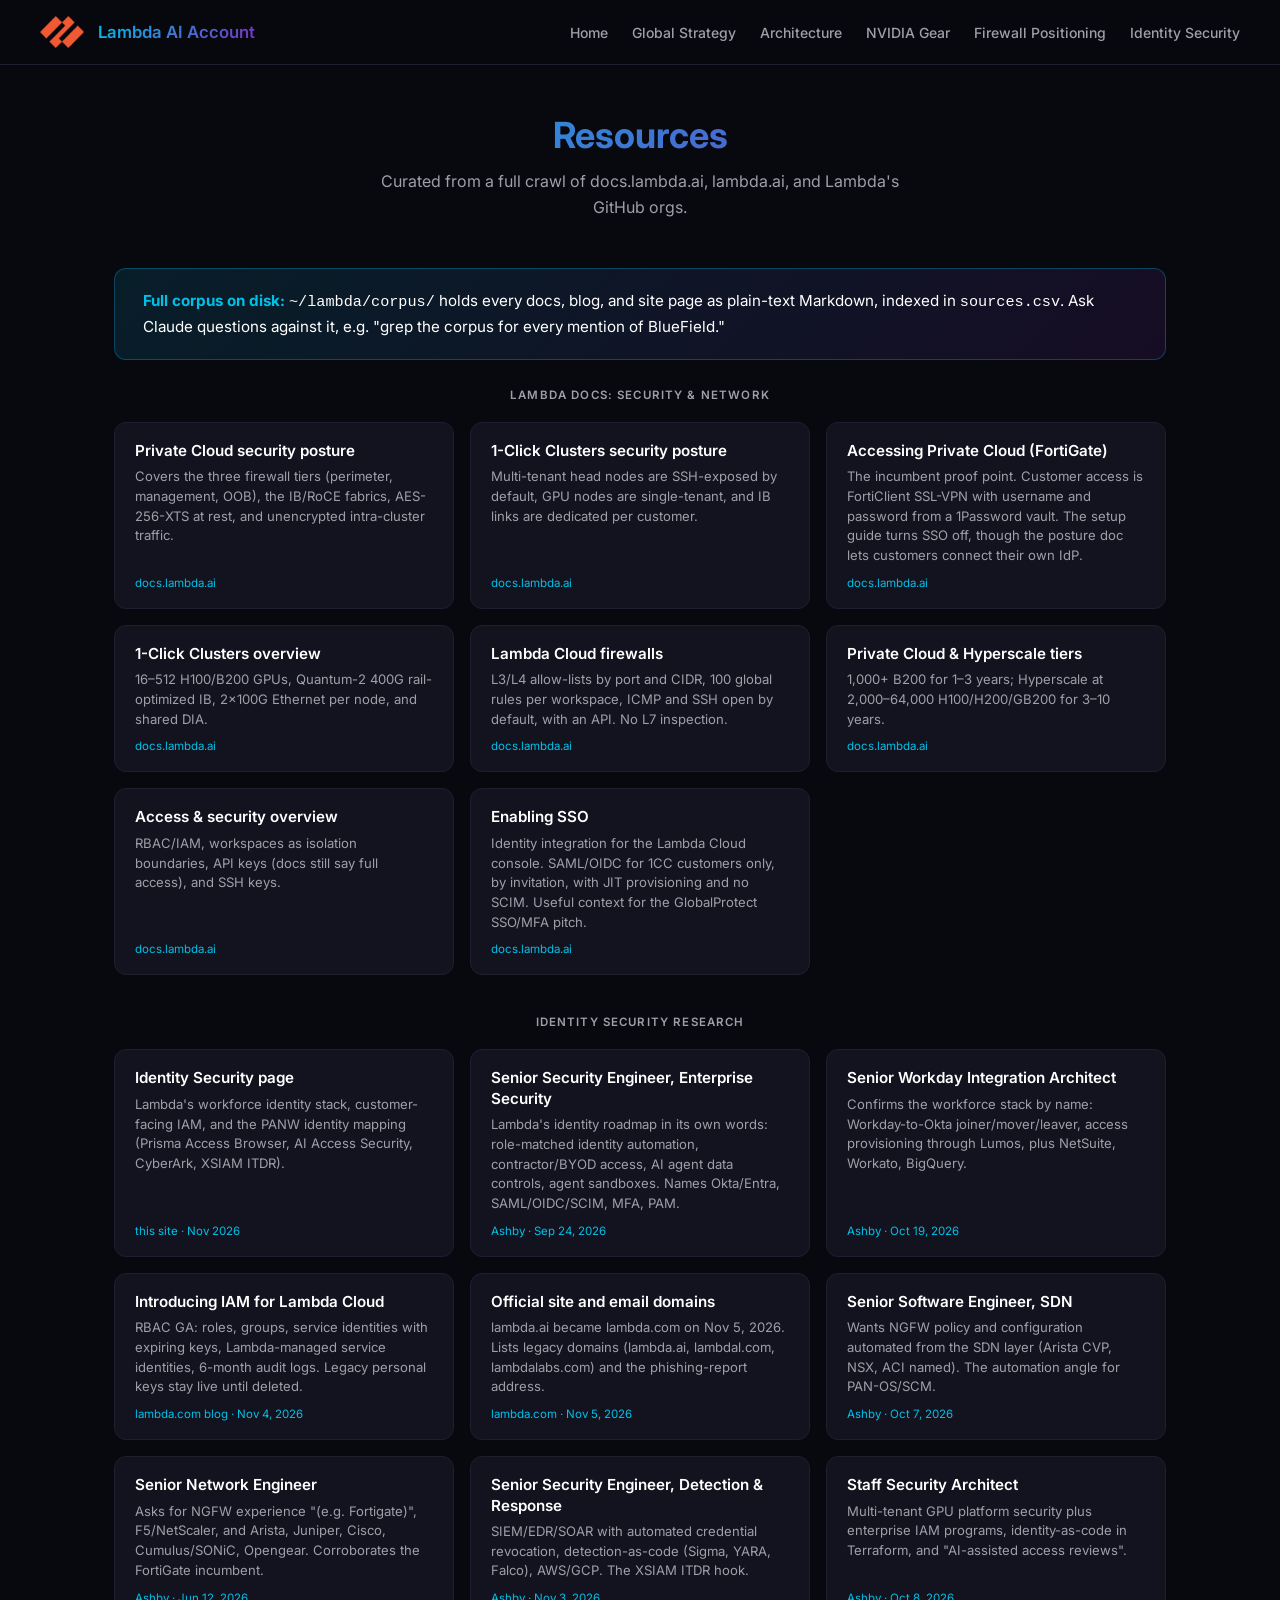
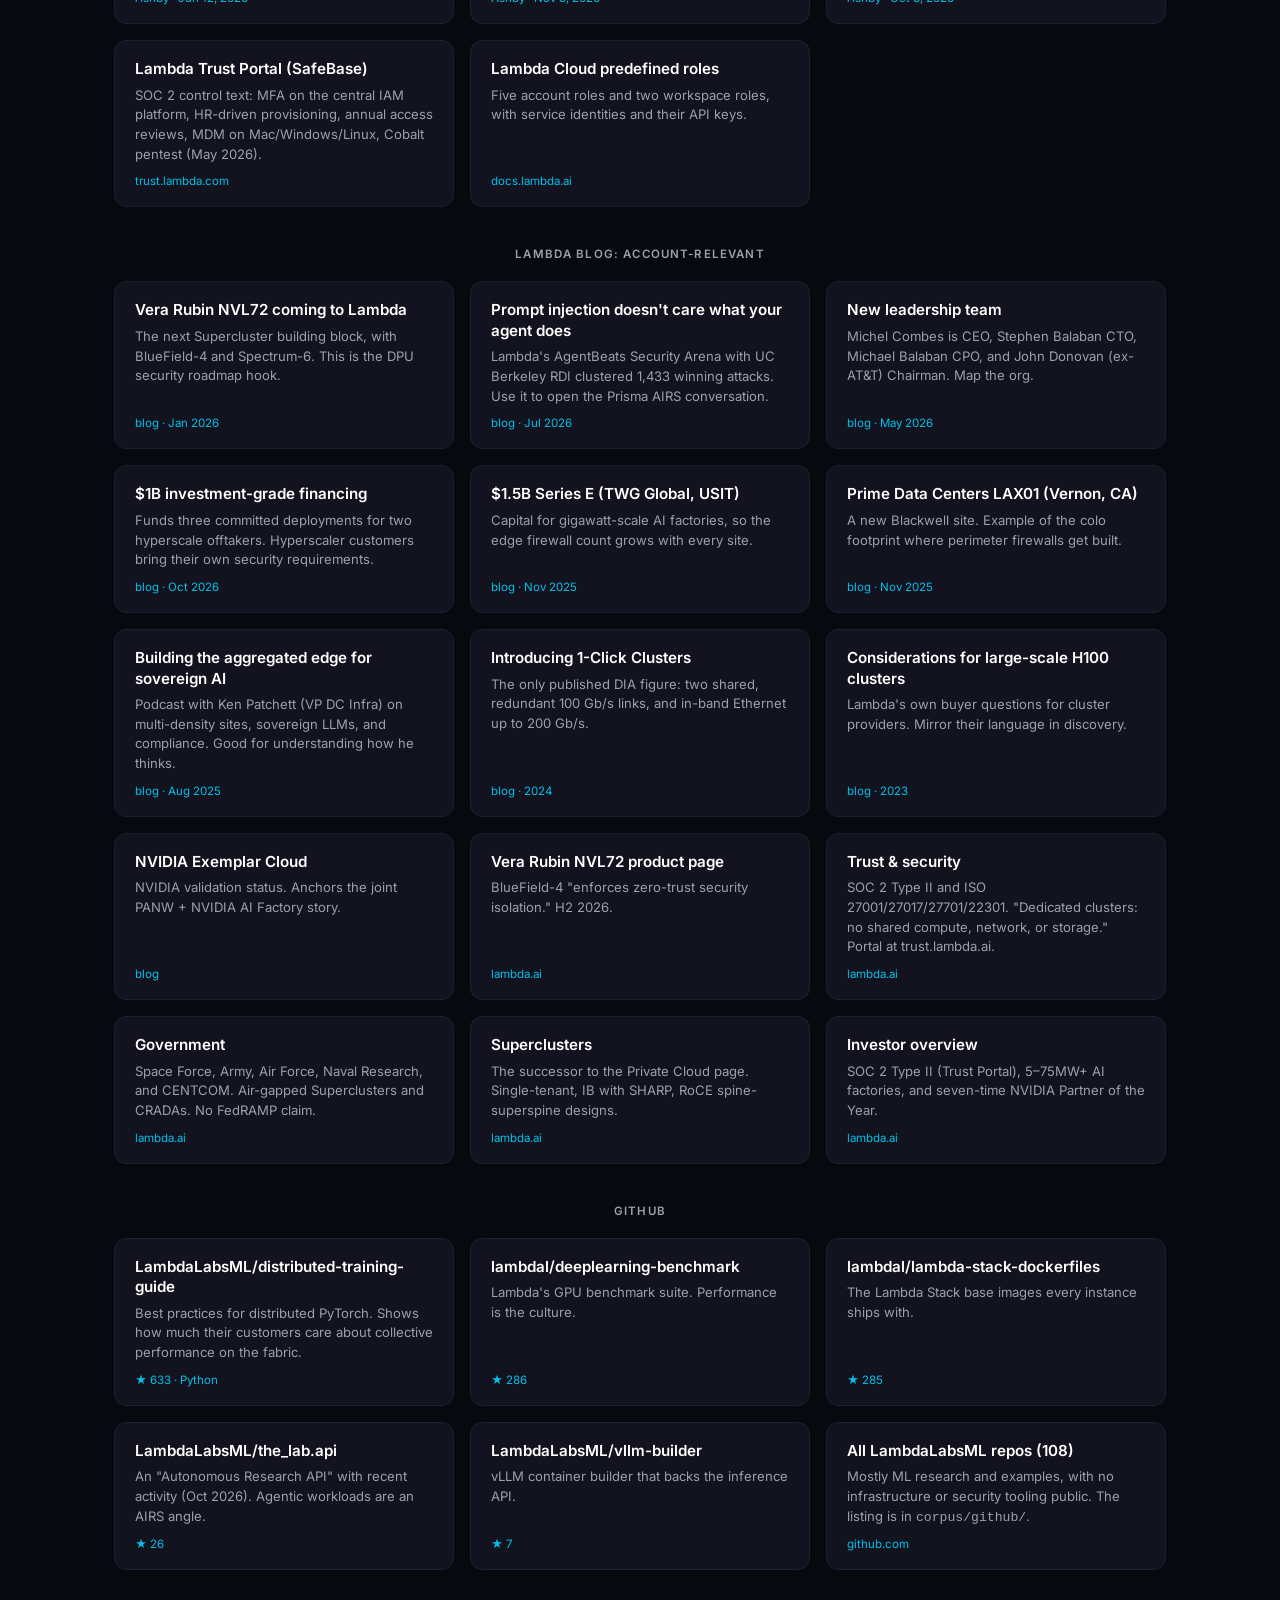
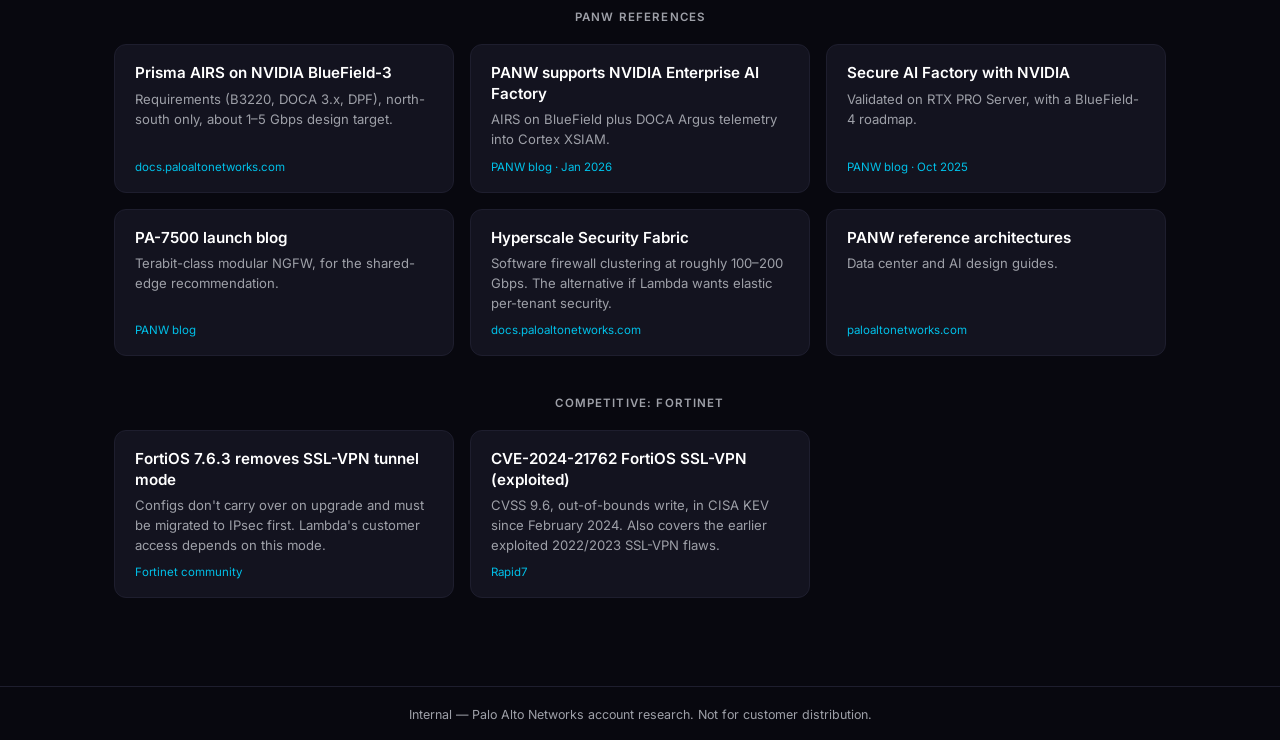
<file: site/resources.html>
<!DOCTYPE html>
<html lang="en">
<head>
  <meta charset="UTF-8" />
  <meta name="viewport" content="width=device-width, initial-scale=1.0" />
  <title>Lambda AI Account — Resources</title>
  <link rel="icon" type="image/png" href="assets/images/PAN-Color.png" />
  <link rel="stylesheet" href="assets/css/styles.css?v=2" />
</head>
<body>
  <nav>
    <img src="assets/images/PAN-Color.png" alt="Palo Alto Networks" class="logo" />
    <a class="site-title" href="index.html">Lambda AI Account</a>
    <div class="nav-links">
      <a href="index.html">Home</a>
      <a href="global-strategy.html">Global Strategy</a>
      <a href="architecture.html">Architecture</a>
      <a href="nvidia-gear.html">NVIDIA Gear</a>
      <a href="positioning.html">Firewall Positioning</a>
      <a href="identity.html">Identity Security</a>
    </div>
  </nav>

  <main>
    <div class="page-header">
      <h1>Resources</h1>
      <p>Curated from a full crawl of docs.lambda.ai, lambda.ai, and Lambda's GitHub orgs.</p>
    </div>

    <div class="banner">
      <strong>Full corpus on disk:</strong> <code>~/lambda/corpus/</code> holds every docs, blog, and site page as plain-text Markdown, indexed in <code>sources.csv</code>. Ask Claude questions against it, e.g. "grep the corpus for every mention of BlueField."
    </div>

    <!--
      Add a card:
      <a class="link-card" href="https://..." target="_blank" rel="noopener">
        <span class="lc-title">Title</span>
        <span class="lc-desc">Why it matters for the account.</span>
        <span class="lc-meta">source &middot; date</span>
      </a>
    -->

    <p class="section-label">Lambda docs: security &amp; network</p>
    <div class="link-grid">
      <a class="link-card" href="https://docs.lambda.ai/private-cloud/security-posture/" target="_blank" rel="noopener">
        <span class="lc-title">Private Cloud security posture</span>
        <span class="lc-desc">Covers the three firewall tiers (perimeter, management, OOB), the IB/RoCE fabrics, AES-256-XTS at rest, and unencrypted intra-cluster traffic.</span>
        <span class="lc-meta">docs.lambda.ai</span>
      </a>
      <a class="link-card" href="https://docs.lambda.ai/public-cloud/1-click-clusters/security-posture/" target="_blank" rel="noopener">
        <span class="lc-title">1-Click Clusters security posture</span>
        <span class="lc-desc">Multi-tenant head nodes are SSH-exposed by default, GPU nodes are single-tenant, and IB links are dedicated per customer.</span>
        <span class="lc-meta">docs.lambda.ai</span>
      </a>
      <a class="link-card" href="https://docs.lambda.ai/private-cloud/accessing-private-cloud/" target="_blank" rel="noopener">
        <span class="lc-title">Accessing Private Cloud (FortiGate)</span>
        <span class="lc-desc">The incumbent proof point. Customer access is FortiClient SSL-VPN with username and password from a 1Password vault. The setup guide turns SSO off, though the posture doc lets customers connect their own IdP.</span>
        <span class="lc-meta">docs.lambda.ai</span>
      </a>
      <a class="link-card" href="https://docs.lambda.ai/public-cloud/1-click-clusters/" target="_blank" rel="noopener">
        <span class="lc-title">1-Click Clusters overview</span>
        <span class="lc-desc">16&ndash;512 H100/B200 GPUs, Quantum-2 400G rail-optimized IB, 2&times;100G Ethernet per node, and shared DIA.</span>
        <span class="lc-meta">docs.lambda.ai</span>
      </a>
      <a class="link-card" href="https://docs.lambda.ai/public-cloud/firewalls/" target="_blank" rel="noopener">
        <span class="lc-title">Lambda Cloud firewalls</span>
        <span class="lc-desc">L3/L4 allow-lists by port and CIDR, 100 global rules per workspace, ICMP and SSH open by default, with an API. No L7 inspection.</span>
        <span class="lc-meta">docs.lambda.ai</span>
      </a>
      <a class="link-card" href="https://docs.lambda.ai/private-cloud/" target="_blank" rel="noopener">
        <span class="lc-title">Private Cloud &amp; Hyperscale tiers</span>
        <span class="lc-desc">1,000+ B200 for 1&ndash;3 years; Hyperscale at 2,000&ndash;64,000 H100/H200/GB200 for 3&ndash;10 years.</span>
        <span class="lc-meta">docs.lambda.ai</span>
      </a>
      <a class="link-card" href="https://docs.lambda.ai/public-cloud/access-security/" target="_blank" rel="noopener">
        <span class="lc-title">Access &amp; security overview</span>
        <span class="lc-desc">RBAC/IAM, workspaces as isolation boundaries, API keys (docs still say full access), and SSH keys.</span>
        <span class="lc-meta">docs.lambda.ai</span>
      </a>
      <a class="link-card" href="https://docs.lambda.ai/public-cloud/enabling-sso/" target="_blank" rel="noopener">
        <span class="lc-title">Enabling SSO</span>
        <span class="lc-desc">Identity integration for the Lambda Cloud console. SAML/OIDC for 1CC customers only, by invitation, with JIT provisioning and no SCIM. Useful context for the GlobalProtect SSO/MFA pitch.</span>
        <span class="lc-meta">docs.lambda.ai</span>
      </a>
    </div>

    <p class="section-label">Identity security research</p>
    <div class="link-grid">
      <a class="link-card" href="identity.html">
        <span class="lc-title">Identity Security page</span>
        <span class="lc-desc">Lambda's workforce identity stack, customer-facing IAM, and the PANW identity mapping (Prisma Access Browser, AI Access Security, CyberArk, XSIAM ITDR).</span>
        <span class="lc-meta">this site &middot; Nov 2026</span>
      </a>
      <a class="link-card" href="https://jobs.ashbyhq.com/Lambda/8d2158d9-9785-4a2a-87ea-5690ff0cabe5" target="_blank" rel="noopener">
        <span class="lc-title">Senior Security Engineer, Enterprise Security</span>
        <span class="lc-desc">Lambda's identity roadmap in its own words: role-matched identity automation, contractor/BYOD access, AI agent data controls, agent sandboxes. Names Okta/Entra, SAML/OIDC/SCIM, MFA, PAM.</span>
        <span class="lc-meta">Ashby &middot; Sep 24, 2026</span>
      </a>
      <a class="link-card" href="https://jobs.ashbyhq.com/Lambda/9df88885-9d0c-4f7e-be18-1c13cd6b5493" target="_blank" rel="noopener">
        <span class="lc-title">Senior Workday Integration Architect</span>
        <span class="lc-desc">Confirms the workforce stack by name: Workday-to-Okta joiner/mover/leaver, access provisioning through Lumos, plus NetSuite, Workato, BigQuery.</span>
        <span class="lc-meta">Ashby &middot; Oct 19, 2026</span>
      </a>
      <a class="link-card" href="https://lambda.com/blog/lambda-cloud-iam-rbac" target="_blank" rel="noopener">
        <span class="lc-title">Introducing IAM for Lambda Cloud</span>
        <span class="lc-desc">RBAC GA: roles, groups, service identities with expiring keys, Lambda-managed service identities, 6-month audit logs. Legacy personal keys stay live until deleted.</span>
        <span class="lc-meta">lambda.com blog &middot; Nov 4, 2026</span>
      </a>
      <a class="link-card" href="https://lambda.com/site-and-email-domains" target="_blank" rel="noopener">
        <span class="lc-title">Official site and email domains</span>
        <span class="lc-desc">lambda.ai became lambda.com on Nov 5, 2026. Lists legacy domains (lambda.ai, lambdal.com, lambdalabs.com) and the phishing-report address.</span>
        <span class="lc-meta">lambda.com &middot; Nov 5, 2026</span>
      </a>
      <a class="link-card" href="https://jobs.ashbyhq.com/Lambda/80953585-1ef8-4073-91fb-75888a61f8c6" target="_blank" rel="noopener">
        <span class="lc-title">Senior Software Engineer, SDN</span>
        <span class="lc-desc">Wants NGFW policy and configuration automated from the SDN layer (Arista CVP, NSX, ACI named). The automation angle for PAN-OS/SCM.</span>
        <span class="lc-meta">Ashby &middot; Oct 7, 2026</span>
      </a>
      <a class="link-card" href="https://jobs.ashbyhq.com/Lambda/0b24367a-59b6-4e1e-a9f4-7c23542536fa" target="_blank" rel="noopener">
        <span class="lc-title">Senior Network Engineer</span>
        <span class="lc-desc">Asks for NGFW experience "(e.g. Fortigate)", F5/NetScaler, and Arista, Juniper, Cisco, Cumulus/SONiC, Opengear. Corroborates the FortiGate incumbent.</span>
        <span class="lc-meta">Ashby &middot; Jun 12, 2026</span>
      </a>
      <a class="link-card" href="https://jobs.ashbyhq.com/Lambda/ee553f81-7e7c-4646-8434-ec684e10a557" target="_blank" rel="noopener">
        <span class="lc-title">Senior Security Engineer, Detection &amp; Response</span>
        <span class="lc-desc">SIEM/EDR/SOAR with automated credential revocation, detection-as-code (Sigma, YARA, Falco), AWS/GCP. The XSIAM ITDR hook.</span>
        <span class="lc-meta">Ashby &middot; Nov 3, 2026</span>
      </a>
      <a class="link-card" href="https://jobs.ashbyhq.com/Lambda/de01a9eb-184f-445e-a9f2-94849f860b7f" target="_blank" rel="noopener">
        <span class="lc-title">Staff Security Architect</span>
        <span class="lc-desc">Multi-tenant GPU platform security plus enterprise IAM programs, identity-as-code in Terraform, and "AI-assisted access reviews".</span>
        <span class="lc-meta">Ashby &middot; Oct 8, 2026</span>
      </a>
      <a class="link-card" href="https://trust.lambda.ai" target="_blank" rel="noopener">
        <span class="lc-title">Lambda Trust Portal (SafeBase)</span>
        <span class="lc-desc">SOC 2 control text: MFA on the central IAM platform, HR-driven provisioning, annual access reviews, MDM on Mac/Windows/Linux, Cobalt pentest (May 2026).</span>
        <span class="lc-meta">trust.lambda.com</span>
      </a>
      <a class="link-card" href="https://docs.lambda.ai/public-cloud/predefined-roles/" target="_blank" rel="noopener">
        <span class="lc-title">Lambda Cloud predefined roles</span>
        <span class="lc-desc">Five account roles and two workspace roles, with service identities and their API keys.</span>
        <span class="lc-meta">docs.lambda.ai</span>
      </a>
    </div>

    <p class="section-label">Lambda blog: account-relevant</p>
    <div class="link-grid">
      <a class="link-card" href="https://lambda.ai/blog/nvidias-vera-rubin-nvl72-coming-to-lambdas-superintelligence-cloud" target="_blank" rel="noopener">
        <span class="lc-title">Vera Rubin NVL72 coming to Lambda</span>
        <span class="lc-desc">The next Supercluster building block, with BlueField-4 and Spectrum-6. This is the DPU security roadmap hook.</span>
        <span class="lc-meta">blog &middot; Jan 2026</span>
      </a>
      <a class="link-card" href="https://lambda.ai/blog/prompt-injection-doesnt-care-what-your-agent-does-for-a-living" target="_blank" rel="noopener">
        <span class="lc-title">Prompt injection doesn't care what your agent does</span>
        <span class="lc-desc">Lambda's AgentBeats Security Arena with UC Berkeley RDI clustered 1,433 winning attacks. Use it to open the Prisma AIRS conversation.</span>
        <span class="lc-meta">blog &middot; Jul 2026</span>
      </a>
      <a class="link-card" href="https://lambda.ai/blog/lambda-assembles-leadership-team-to-power-gigawatt-scale-ai-infrastructure" target="_blank" rel="noopener">
        <span class="lc-title">New leadership team</span>
        <span class="lc-desc">Michel Combes is CEO, Stephen Balaban CTO, Michael Balaban CPO, and John Donovan (ex-AT&amp;T) Chairman. Map the org.</span>
        <span class="lc-meta">blog &middot; May 2026</span>
      </a>
      <a class="link-card" href="https://lambda.ai/blog/lambda-closes-1-billion-senior-secured-fixed-rate-financing" target="_blank" rel="noopener">
        <span class="lc-title">$1B investment-grade financing</span>
        <span class="lc-desc">Funds three committed deployments for two hyperscale offtakers. Hyperscaler customers bring their own security requirements.</span>
        <span class="lc-meta">blog &middot; Oct 2026</span>
      </a>
      <a class="link-card" href="https://lambda.ai/blog/lambda-raises-over-1.5b-from-twg-global-usit-to-build-superintelligence-cloud-infrastructure" target="_blank" rel="noopener">
        <span class="lc-title">$1.5B Series E (TWG Global, USIT)</span>
        <span class="lc-desc">Capital for gigawatt-scale AI factories, so the edge firewall count grows with every site.</span>
        <span class="lc-meta">blog &middot; Nov 2025</span>
      </a>
      <a class="link-card" href="https://lambda.ai/blog/prime-data-centers-and-lambda-partner-to-power-the-next-era-of-superintelligence-with-ai-optimized-infrastructure-in-southern-california" target="_blank" rel="noopener">
        <span class="lc-title">Prime Data Centers LAX01 (Vernon, CA)</span>
        <span class="lc-desc">A new Blackwell site. Example of the colo footprint where perimeter firewalls get built.</span>
        <span class="lc-meta">blog &middot; Nov 2025</span>
      </a>
      <a class="link-card" href="https://lambda.ai/blog/building-the-aggregated-edge-for-sovereign-ai" target="_blank" rel="noopener">
        <span class="lc-title">Building the aggregated edge for sovereign AI</span>
        <span class="lc-desc">Podcast with Ken Patchett (VP DC Infra) on multi-density sites, sovereign LLMs, and compliance. Good for understanding how he thinks.</span>
        <span class="lc-meta">blog &middot; Aug 2025</span>
      </a>
      <a class="link-card" href="https://lambda.ai/blog/introducing-lambda-1-click-clusters-a-new-way-to-train-large-ai-models" target="_blank" rel="noopener">
        <span class="lc-title">Introducing 1-Click Clusters</span>
        <span class="lc-desc">The only published DIA figure: two shared, redundant 100 Gb/s links, and in-band Ethernet up to 200 Gb/s.</span>
        <span class="lc-meta">blog &middot; 2024</span>
      </a>
      <a class="link-card" href="https://lambda.ai/blog/considerations-for-large-scale-nvidia-h100-cluster-deployments" target="_blank" rel="noopener">
        <span class="lc-title">Considerations for large-scale H100 clusters</span>
        <span class="lc-desc">Lambda's own buyer questions for cluster providers. Mirror their language in discovery.</span>
        <span class="lc-meta">blog &middot; 2023</span>
      </a>
      <a class="link-card" href="https://lambda.ai/blog/lambda-achieves-nvidia-exemplar-cloud" target="_blank" rel="noopener">
        <span class="lc-title">NVIDIA Exemplar Cloud</span>
        <span class="lc-desc">NVIDIA validation status. Anchors the joint PANW + NVIDIA AI Factory story.</span>
        <span class="lc-meta">blog</span>
      </a>
      <a class="link-card" href="https://lambda.ai/vr-200" target="_blank" rel="noopener">
        <span class="lc-title">Vera Rubin NVL72 product page</span>
        <span class="lc-desc">BlueField-4 "enforces zero-trust security isolation." H2 2026.</span>
        <span class="lc-meta">lambda.ai</span>
      </a>
      <a class="link-card" href="https://lambda.ai/trust" target="_blank" rel="noopener">
        <span class="lc-title">Trust &amp; security</span>
        <span class="lc-desc">SOC 2 Type II and ISO 27001/27017/27701/22301. "Dedicated clusters: no shared compute, network, or storage." Portal at trust.lambda.ai.</span>
        <span class="lc-meta">lambda.ai</span>
      </a>
      <a class="link-card" href="https://lambda.ai/government" target="_blank" rel="noopener">
        <span class="lc-title">Government</span>
        <span class="lc-desc">Space Force, Army, Air Force, Naval Research, and CENTCOM. Air-gapped Superclusters and CRADAs. No FedRAMP claim.</span>
        <span class="lc-meta">lambda.ai</span>
      </a>
      <a class="link-card" href="https://lambda.ai/superclusters" target="_blank" rel="noopener">
        <span class="lc-title">Superclusters</span>
        <span class="lc-desc">The successor to the Private Cloud page. Single-tenant, IB with SHARP, RoCE spine-superspine designs.</span>
        <span class="lc-meta">lambda.ai</span>
      </a>
      <a class="link-card" href="https://lambda.ai/investors" target="_blank" rel="noopener">
        <span class="lc-title">Investor overview</span>
        <span class="lc-desc">SOC 2 Type II (Trust Portal), 5&ndash;75MW+ AI factories, and seven-time NVIDIA Partner of the Year.</span>
        <span class="lc-meta">lambda.ai</span>
      </a>
    </div>

    <p class="section-label">GitHub</p>
    <div class="link-grid">
      <a class="link-card" href="https://github.com/LambdaLabsML/distributed-training-guide" target="_blank" rel="noopener">
        <span class="lc-title">LambdaLabsML/distributed-training-guide</span>
        <span class="lc-desc">Best practices for distributed PyTorch. Shows how much their customers care about collective performance on the fabric.</span>
        <span class="lc-meta">&#9733; 633 &middot; Python</span>
      </a>
      <a class="link-card" href="https://github.com/lambdal/deeplearning-benchmark" target="_blank" rel="noopener">
        <span class="lc-title">lambdal/deeplearning-benchmark</span>
        <span class="lc-desc">Lambda's GPU benchmark suite. Performance is the culture.</span>
        <span class="lc-meta">&#9733; 286</span>
      </a>
      <a class="link-card" href="https://github.com/lambdal/lambda-stack-dockerfiles" target="_blank" rel="noopener">
        <span class="lc-title">lambdal/lambda-stack-dockerfiles</span>
        <span class="lc-desc">The Lambda Stack base images every instance ships with.</span>
        <span class="lc-meta">&#9733; 285</span>
      </a>
      <a class="link-card" href="https://github.com/LambdaLabsML/the_lab.api" target="_blank" rel="noopener">
        <span class="lc-title">LambdaLabsML/the_lab.api</span>
        <span class="lc-desc">An "Autonomous Research API" with recent activity (Oct 2026). Agentic workloads are an AIRS angle.</span>
        <span class="lc-meta">&#9733; 26</span>
      </a>
      <a class="link-card" href="https://github.com/LambdaLabsML/vllm-builder" target="_blank" rel="noopener">
        <span class="lc-title">LambdaLabsML/vllm-builder</span>
        <span class="lc-desc">vLLM container builder that backs the inference API.</span>
        <span class="lc-meta">&#9733; 7</span>
      </a>
      <a class="link-card" href="https://github.com/LambdaLabsML" target="_blank" rel="noopener">
        <span class="lc-title">All LambdaLabsML repos (108)</span>
        <span class="lc-desc">Mostly ML research and examples, with no infrastructure or security tooling public. The listing is in <code>corpus/github/</code>.</span>
        <span class="lc-meta">github.com</span>
      </a>
    </div>

    <p class="section-label">PANW references</p>
    <div class="link-grid">
      <a class="link-card" href="https://docs.paloaltonetworks.com/prisma-airs/ai-runtime-security/airs-vm-firewall/nvidia-bluefield3-to-secure-ai-factories" target="_blank" rel="noopener">
        <span class="lc-title">Prisma AIRS on NVIDIA BlueField-3</span>
        <span class="lc-desc">Requirements (B3220, DOCA 3.x, DPF), north-south only, about 1&ndash;5 Gbps design target.</span>
        <span class="lc-meta">docs.paloaltonetworks.com</span>
      </a>
      <a class="link-card" href="https://www.paloaltonetworks.com/blog/2026/01/support-nvidia-enterprise-ai-factory/" target="_blank" rel="noopener">
        <span class="lc-title">PANW supports NVIDIA Enterprise AI Factory</span>
        <span class="lc-desc">AIRS on BlueField plus DOCA Argus telemetry into Cortex XSIAM.</span>
        <span class="lc-meta">PANW blog &middot; Jan 2026</span>
      </a>
      <a class="link-card" href="https://www.paloaltonetworks.com/blog/2025/10/secure-ai-factory-palo-alto-networks-nvidia/" target="_blank" rel="noopener">
        <span class="lc-title">Secure AI Factory with NVIDIA</span>
        <span class="lc-desc">Validated on RTX PRO Server, with a BlueField-4 roadmap.</span>
        <span class="lc-meta">PANW blog &middot; Oct 2025</span>
      </a>
      <a class="link-card" href="https://www.paloaltonetworks.com/blog/network-security/pa-7500-redefines-network-defense-a-paradigm-shift-in-cybersecurity/" target="_blank" rel="noopener">
        <span class="lc-title">PA-7500 launch blog</span>
        <span class="lc-desc">Terabit-class modular NGFW, for the shared-edge recommendation.</span>
        <span class="lc-meta">PANW blog</span>
      </a>
      <a class="link-card" href="https://docs.paloaltonetworks.com/ai-runtime-security/administration/hyperscale-security-fabric" target="_blank" rel="noopener">
        <span class="lc-title">Hyperscale Security Fabric</span>
        <span class="lc-desc">Software firewall clustering at roughly 100&ndash;200 Gbps. The alternative if Lambda wants elastic per-tenant security.</span>
        <span class="lc-meta">docs.paloaltonetworks.com</span>
      </a>
      <a class="link-card" href="https://www.paloaltonetworks.com/resources/reference-architectures" target="_blank" rel="noopener">
        <span class="lc-title">PANW reference architectures</span>
        <span class="lc-desc">Data center and AI design guides.</span>
        <span class="lc-meta">paloaltonetworks.com</span>
      </a>
    </div>

    <p class="section-label">Competitive: Fortinet</p>
    <div class="link-grid">
      <a class="link-card" href="https://community.fortinet.com/t5/FortiGate/Technical-Tip-Changes-on-SSL-VPN-modes-starting-from-v7-6-3/ta-p/388462" target="_blank" rel="noopener">
        <span class="lc-title">FortiOS 7.6.3 removes SSL-VPN tunnel mode</span>
        <span class="lc-desc">Configs don't carry over on upgrade and must be migrated to IPsec first. Lambda's customer access depends on this mode.</span>
        <span class="lc-meta">Fortinet community</span>
      </a>
      <a class="link-card" href="https://www.rapid7.com/blog/post/2024/02/12/etr-critical-fortinet-fortios-cve-2024-21762-exploited" target="_blank" rel="noopener">
        <span class="lc-title">CVE-2024-21762 FortiOS SSL-VPN (exploited)</span>
        <span class="lc-desc">CVSS 9.6, out-of-bounds write, in CISA KEV since February 2024. Also covers the earlier exploited 2022/2023 SSL-VPN flaws.</span>
        <span class="lc-meta">Rapid7</span>
      </a>
    </div>
  </main>

  <footer>
    Internal — Palo Alto Networks account research. Not for customer distribution.
  </footer>
</body>
</html>
</file>
<file: site/assets/css/styles.css>
@import url('https://fonts.googleapis.com/css2?family=Inter:wght@300;400;500;600;700&display=swap');

*, *::before, *::after { box-sizing: border-box; margin: 0; padding: 0; }

:root {
  --bg:        #08080F;
  --surface:   #13131F;
  --border:    #1E1E2E;
  --cyan:      #00C0E8;
  --purple:    #7B2FBE;
  --gradient:  linear-gradient(135deg, #00C0E8, #7B2FBE);
  --text:      #FFFFFF;
  --muted:     #9EA0A8;
  --radius:    12px;
  --font:      'Inter', system-ui, sans-serif;
}

html { font-size: 16px; }

body {
  background: var(--bg);
  color: var(--text);
  font-family: var(--font);
  min-height: 100vh;
  display: flex;
  flex-direction: column;
}

/* ── Nav ── */
nav {
  display: flex;
  align-items: center;
  gap: 14px;
  padding: 16px 40px;
  border-bottom: 1px solid var(--border);
  background: rgba(8,8,15,0.85);
  backdrop-filter: blur(12px);
  position: sticky;
  top: 0;
  z-index: 100;
}

nav img.logo { height: 32px; object-fit: contain; }

nav .site-title {
  font-size: 1.05rem;
  font-weight: 600;
  background: var(--gradient);
  -webkit-background-clip: text;
  -webkit-text-fill-color: transparent;
  background-clip: text;
  text-decoration: none;
}

nav .nav-links { margin-left: auto; display: flex; gap: 24px; }
nav .nav-links a {
  color: var(--muted);
  text-decoration: none;
  font-size: 0.875rem;
  font-weight: 500;
  transition: color 0.2s;
}
nav .nav-links a:hover { color: var(--cyan); }

/* ── Main ── */
main {
  flex: 1;
  width: 100%;
  max-width: 1100px;
  margin: 0 auto;
  padding: 48px 24px;
}

/* ── Page header ── */
.page-header {
  text-align: center;
  margin-bottom: 48px;
}
.page-header h1 {
  font-size: 2.25rem;
  font-weight: 700;
  background: var(--gradient);
  -webkit-background-clip: text;
  -webkit-text-fill-color: transparent;
  background-clip: text;
  margin-bottom: 12px;
}
.page-header p {
  color: var(--muted);
  font-size: 1rem;
  max-width: 560px;
  margin: 0 auto;
  line-height: 1.6;
}

/* ── Card ── */
.card {
  background: var(--surface);
  border: 1px solid var(--border);
  border-radius: var(--radius);
  padding: 32px;
}

/* ── Form ── */
.form-group { margin-bottom: 20px; }
.form-group label {
  display: block;
  font-size: 0.875rem;
  font-weight: 500;
  margin-bottom: 8px;
  color: var(--muted);
}
.form-group input {
  width: 100%;
  background: var(--bg);
  border: 1px solid var(--border);
  border-radius: 8px;
  padding: 12px 16px;
  color: var(--text);
  font-family: var(--font);
  font-size: 0.95rem;
  outline: none;
  transition: border-color 0.2s;
}
.form-group input:focus { border-color: var(--cyan); }
.form-group input::placeholder { color: #4a4a5a; }

.form-note {
  font-size: 0.8rem;
  color: var(--muted);
  margin-top: 6px;
  line-height: 1.5;
}

/* ── Buttons ── */
.btn {
  display: inline-flex;
  align-items: center;
  justify-content: center;
  gap: 8px;
  padding: 12px 28px;
  border-radius: 8px;
  font-family: var(--font);
  font-size: 0.95rem;
  font-weight: 600;
  cursor: pointer;
  text-decoration: none;
  transition: opacity 0.2s, transform 0.15s;
  border: none;
}
.btn:hover { opacity: 0.88; transform: translateY(-1px); }
.btn:active { transform: translateY(0); }

.btn-primary {
  background: var(--gradient);
  color: #fff;
  width: 100%;
}

.btn-outline {
  background: transparent;
  border: 1px solid var(--cyan);
  color: var(--cyan);
}

.btn-secondary {
  background: var(--surface);
  border: 1px solid var(--border);
  color: var(--text);
}

/* ── Section label ── */
.section-label {
  font-size: 0.72rem;
  font-weight: 600;
  text-transform: uppercase;
  letter-spacing: 0.1em;
  color: var(--muted);
  margin-bottom: 20px;
  text-align: center;
}

/* ── Menu grid ── */
.menu-grid {
  display: grid;
  grid-template-columns: repeat(auto-fit, 240px);
  gap: 24px;
  justify-content: center;
}

.menu-card {
  background: var(--surface);
  border: 1px solid var(--border);
  border-radius: var(--radius);
  padding: 36px 24px;
  text-decoration: none;
  display: flex;
  flex-direction: column;
  align-items: center;
  gap: 16px;
  transition: border-color 0.2s, transform 0.2s, box-shadow 0.2s;
  aspect-ratio: 1 / 1;
  justify-content: center;
  text-align: center;
}
.menu-card:hover {
  border-color: var(--cyan);
  transform: translateY(-4px);
  box-shadow: 0 12px 32px rgba(0,192,232,0.12);
}
.menu-card .card-icon {
  width: 52px;
  height: 52px;
  border-radius: 14px;
  background: var(--gradient);
  display: flex;
  align-items: center;
  justify-content: center;
  font-size: 1.5rem;
}
.menu-card .card-label {
  font-size: 1rem;
  font-weight: 600;
  color: var(--text);
  line-height: 1.4;
}
.menu-card .card-sub {
  font-size: 0.8rem;
  color: var(--muted);
}
.menu-card--disabled {
  opacity: 0.4;
  cursor: default;
  pointer-events: none;
}

/* ── Graphic link ── */
.graphic-link {
  display: block;
  max-width: 560px;
  margin: 0 auto 28px;
  border-radius: var(--radius);
  overflow: hidden;
  border: 1px solid rgba(63,95,172,0.35);
  box-shadow: 0px 0px 18px rgba(26,19,72,0.15);
  transition: transform 0.2s, box-shadow 0.2s;
}
.graphic-link:hover {
  transform: translateY(-2px);
  box-shadow: 0 12px 32px rgba(0,192,232,0.15);
}
.graphic-link img {
  display: block;
  width: 100%;
}

/* ── Embed container ── */
.embed-wrap {
  border-radius: var(--radius);
  overflow: hidden;
  border: 1px solid var(--border);
  background: var(--surface);
  margin-bottom: 32px;
}

/* ── Slideshow ── */
.slideshow { margin-bottom: 32px; }
.slideshow-frame {
  position: relative;
  border: 1px solid rgba(63,95,172,0.35);
  box-shadow: 0px 0px 18px rgba(26,19,72,0.15);
  border-radius: 10px;
  overflow: hidden;
  background: #000;
  aspect-ratio: 1920/1080;
}
.slideshow .slide {
  display: block;
  width: 100%;
  height: 100%;
  object-fit: contain;
  cursor: pointer;
}
.slideshow .slide[hidden] { display: none; }
.slide-nav {
  position: absolute;
  top: 50%;
  transform: translateY(-50%);
  width: 44px;
  height: 44px;
  border-radius: 50%;
  border: 1px solid var(--border);
  background: rgba(10,10,18,0.7);
  color: var(--text);
  font-size: 1.6rem;
  line-height: 1;
  cursor: pointer;
  transition: border-color 0.2s, color 0.2s;
}
.slide-nav:hover { border-color: var(--cyan); color: var(--cyan); }
.slide-prev { left: 12px; }
.slide-next { right: 12px; }
.slide-dots {
  display: flex;
  justify-content: center;
  gap: 10px;
  margin-top: 14px;
}
.slide-dots button {
  width: 10px;
  height: 10px;
  padding: 0;
  border-radius: 50%;
  border: none;
  background: var(--border);
  cursor: pointer;
}
.slide-dots button[aria-current="true"] { background: var(--cyan); }

/* ── CTA row ── */
.cta-row {
  display: flex;
  gap: 16px;
  flex-wrap: wrap;
  justify-content: center;
  margin-top: 32px;
}
.cta-row .btn { min-width: 200px; }

/* ── Banner ── */
.banner {
  background: linear-gradient(135deg, rgba(0,192,232,0.12), rgba(123,47,190,0.12));
  border: 1px solid rgba(0,192,232,0.3);
  border-radius: var(--radius);
  padding: 20px 28px;
  margin-bottom: 28px;
  font-size: 0.95rem;
  line-height: 1.6;
  color: var(--text);
}
.banner strong { color: var(--cyan); }

/* ── Scoreboard ── */
.scoreboard-table {
  width: 100%;
  border-collapse: collapse;
  font-size: 0.9rem;
}
.scoreboard-table th {
  text-align: left;
  padding: 12px 16px;
  color: var(--muted);
  font-weight: 500;
  font-size: 0.8rem;
  text-transform: uppercase;
  letter-spacing: 0.06em;
  border-bottom: 1px solid var(--border);
}
.scoreboard-table td {
  padding: 14px 16px;
  border-bottom: 1px solid var(--border);
}
.scoreboard-table tr:last-child td { border-bottom: none; }
.scoreboard-table tr:hover td { background: rgba(255,255,255,0.03); }

.rank-badge {
  display: inline-flex;
  align-items: center;
  justify-content: center;
  width: 28px;
  height: 28px;
  border-radius: 50%;
  font-weight: 700;
  font-size: 0.8rem;
}
.rank-1 { background: linear-gradient(135deg,#FFD700,#FFA500); color:#000; }
.rank-2 { background: linear-gradient(135deg,#C0C0C0,#A8A8A8); color:#000; }
.rank-3 { background: linear-gradient(135deg,#CD7F32,#A0522D); color:#fff; }
.rank-other { background: var(--border); color: var(--muted); }

.score-pill {
  display: inline-block;
  padding: 3px 10px;
  border-radius: 20px;
  background: rgba(0,192,232,0.15);
  color: var(--cyan);
  font-weight: 600;
  font-size: 0.85rem;
}

.refresh-note {
  text-align: right;
  font-size: 0.75rem;
  color: var(--muted);
  margin-top: 12px;
}

/* ── Status / error ── */
.status-center {
  display: flex;
  flex-direction: column;
  align-items: center;
  justify-content: center;
  gap: 16px;
  min-height: 220px;
  color: var(--muted);
  font-size: 0.9rem;
}

.error-page {
  display: flex;
  flex-direction: column;
  align-items: center;
  justify-content: center;
  flex: 1;
  text-align: center;
  gap: 24px;
  padding: 48px 24px;
}
.error-page h1 {
  font-size: 2rem;
  font-weight: 700;
}
.error-icon {
  font-size: 3.5rem;
}

/* ── Footer ── */
footer {
  text-align: center;
  padding: 20px;
  color: var(--muted);
  font-size: 0.78rem;
  border-top: 1px solid var(--border);
}

/* ── Responsive ── */
@media (max-width: 600px) {
  nav { padding: 14px 20px; }
  main { padding: 32px 16px; }
  .page-header h1 { font-size: 1.6rem; }
  .cta-row { flex-direction: column; align-items: stretch; }
  .cta-row .btn { min-width: unset; }
}

/* ── Lambda account site additions (not in ai_sec_by_design) ── */
.stack { display: flex; flex-direction: column; gap: 24px; margin-bottom: 40px; }
.card h2 { font-size: 1.15rem; font-weight: 600; color: var(--cyan); margin-bottom: 14px; }
.card h3 { font-size: 1rem; font-weight: 600; margin: 18px 0 8px; }
.prose { color: var(--muted); line-height: 1.65; font-size: 0.95rem; }
.prose p + p { margin-top: 12px; }
.prose ul, .prose ol { padding-left: 20px; margin-top: 8px; }
.prose li { margin-bottom: 6px; }
.prose strong { color: var(--text); }
.prose a, .scoreboard-table a, .src { color: var(--cyan); text-decoration: none; }
.prose a:hover, .scoreboard-table a:hover, .src:hover { text-decoration: underline; }
.src { font-size: 0.78rem; white-space: nowrap; }
.table-wrap { overflow-x: auto; -webkit-overflow-scrolling: touch; }
.table-wrap .scoreboard-table { min-width: 760px; }
.scoreboard-table td { vertical-align: top; line-height: 1.5; color: var(--muted); }
.scoreboard-table td:first-child { color: var(--text); font-weight: 500; }
.tag {
  display: inline-block; padding: 2px 8px; border-radius: 20px;
  font-size: 0.7rem; font-weight: 600; letter-spacing: 0.04em; text-transform: uppercase;
  white-space: nowrap; vertical-align: middle;
}
.tag-confirmed { background: rgba(0,192,232,0.15); color: var(--cyan); }
.tag-reported  { background: rgba(123,47,190,0.25); color: #C9A6F0; }
.tag-inferred  { background: var(--border); color: var(--muted); }
.two-col { display: grid; grid-template-columns: repeat(auto-fit, minmax(300px, 1fr)); gap: 24px; }
.link-grid { display: grid; grid-template-columns: repeat(auto-fill, minmax(260px, 1fr)); gap: 16px; margin-bottom: 40px; }
.link-card {
  background: var(--surface); border: 1px solid var(--border); border-radius: var(--radius);
  padding: 18px 20px; text-decoration: none; display: flex; flex-direction: column; gap: 6px;
  transition: border-color 0.2s, transform 0.2s;
}
.link-card:hover { border-color: var(--cyan); transform: translateY(-2px); }
.link-card .lc-title { color: var(--text); font-weight: 600; font-size: 0.95rem; line-height: 1.35; }
.link-card .lc-desc { color: var(--muted); font-size: 0.82rem; line-height: 1.5; }
.link-card .lc-meta { color: var(--cyan); font-size: 0.72rem; margin-top: auto; padding-top: 4px; }
.diagram-wide { max-width: 100%; }
.note { font-size: 0.8rem; color: var(--muted); margin-top: 14px; line-height: 1.5; }

@media (max-width: 860px) {
  nav { flex-wrap: wrap; }
  nav .nav-links { margin-left: 0; width: 100%; flex-wrap: wrap; gap: 8px 18px; }
}
@media (max-width: 600px) {
  .card { padding: 20px; }
  .two-col { grid-template-columns: 1fr; }
  .timeline li { grid-template-columns: 1fr; gap: 2px; }
}

/* Global Strategy page: stat tiles and timeline (from ~/nebius) */
.stat-row { display: grid; grid-template-columns: repeat(auto-fit, minmax(170px, 1fr)); gap: 16px; margin-bottom: 32px; }
.stat { background: var(--surface); border: 1px solid var(--border); border-radius: var(--radius); padding: 18px 20px; }
.stat .num { font-size: 1.9rem; font-weight: 700; color: var(--cyan); line-height: 1.1; }
.stat .lbl { color: var(--muted); font-size: 0.82rem; margin-top: 6px; line-height: 1.4; }
.timeline { list-style: none; padding-left: 0 !important; }
.timeline li { display: grid; grid-template-columns: 96px 1fr; gap: 12px; padding: 8px 0; border-bottom: 1px solid var(--border); margin: 0 !important; }
.timeline li:last-child { border-bottom: none; }
.timeline .when { color: var(--cyan); font-weight: 600; font-size: 0.82rem; }
</file>
